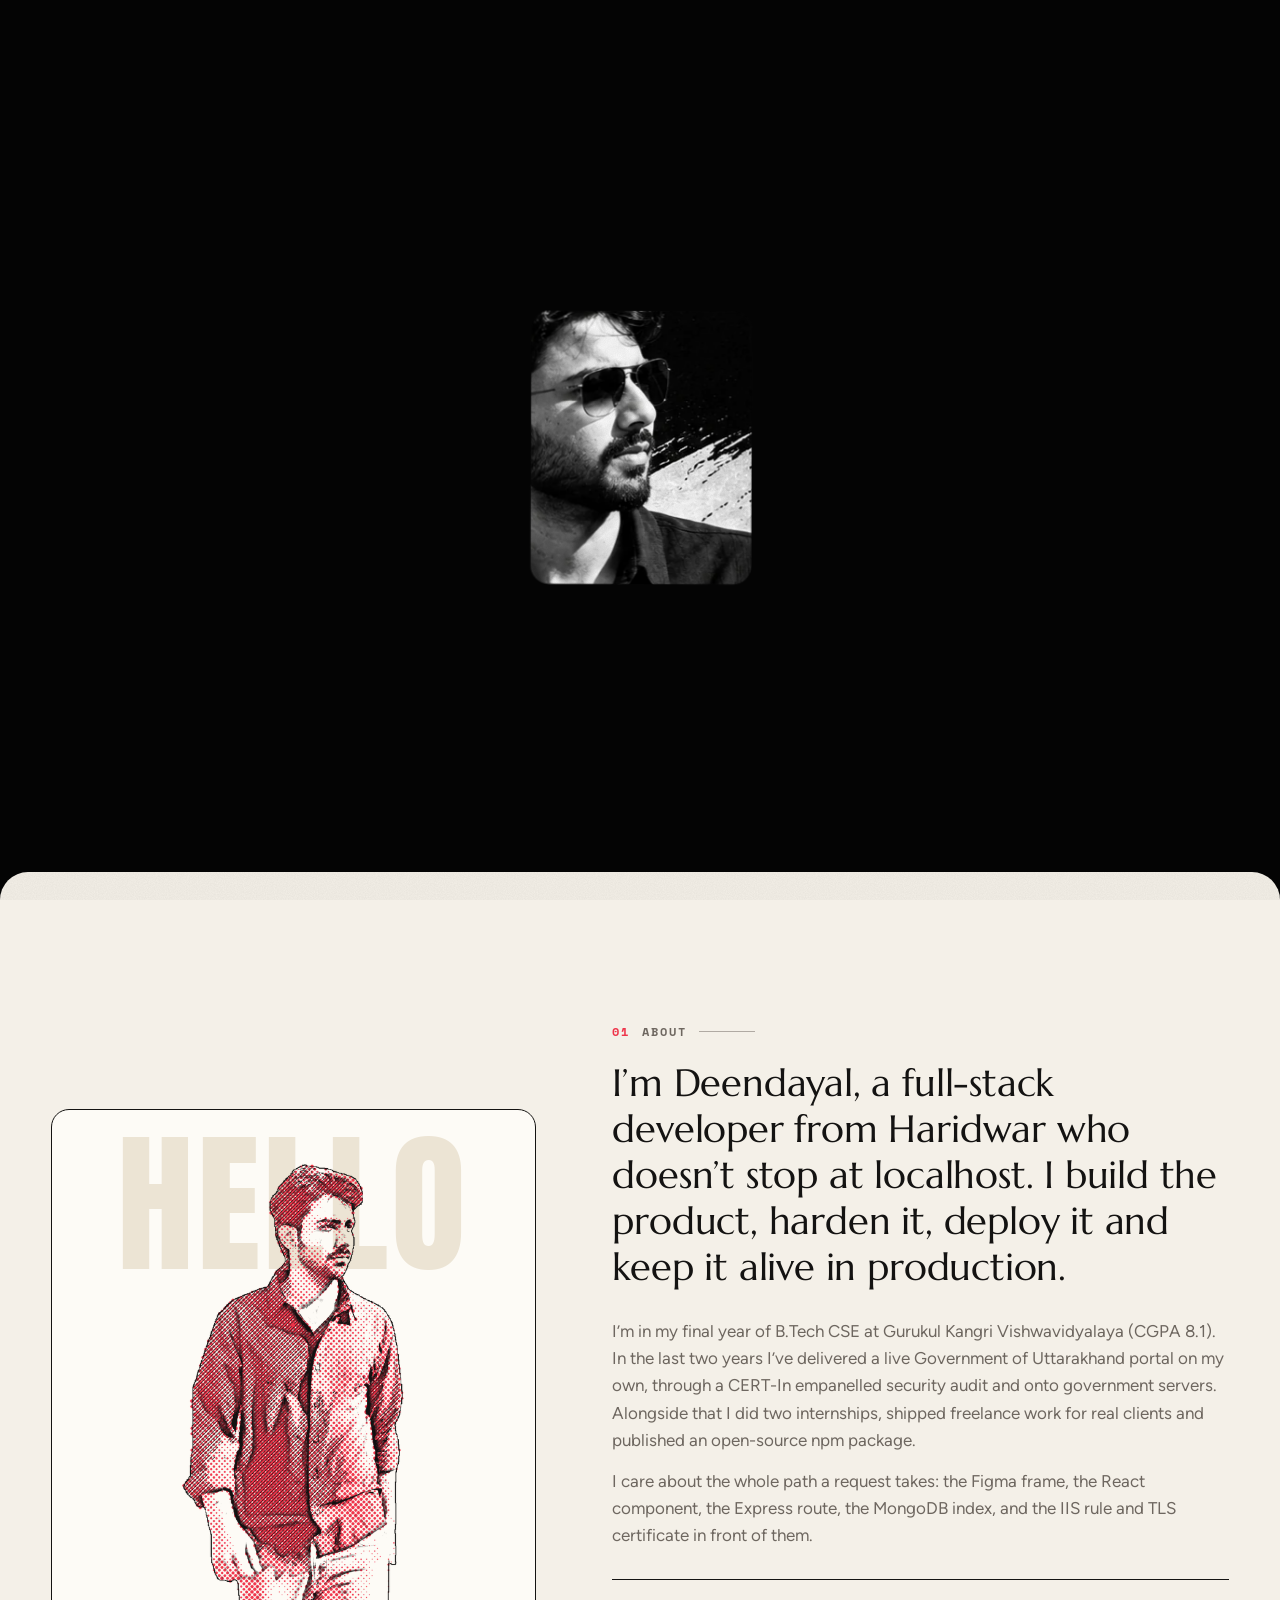
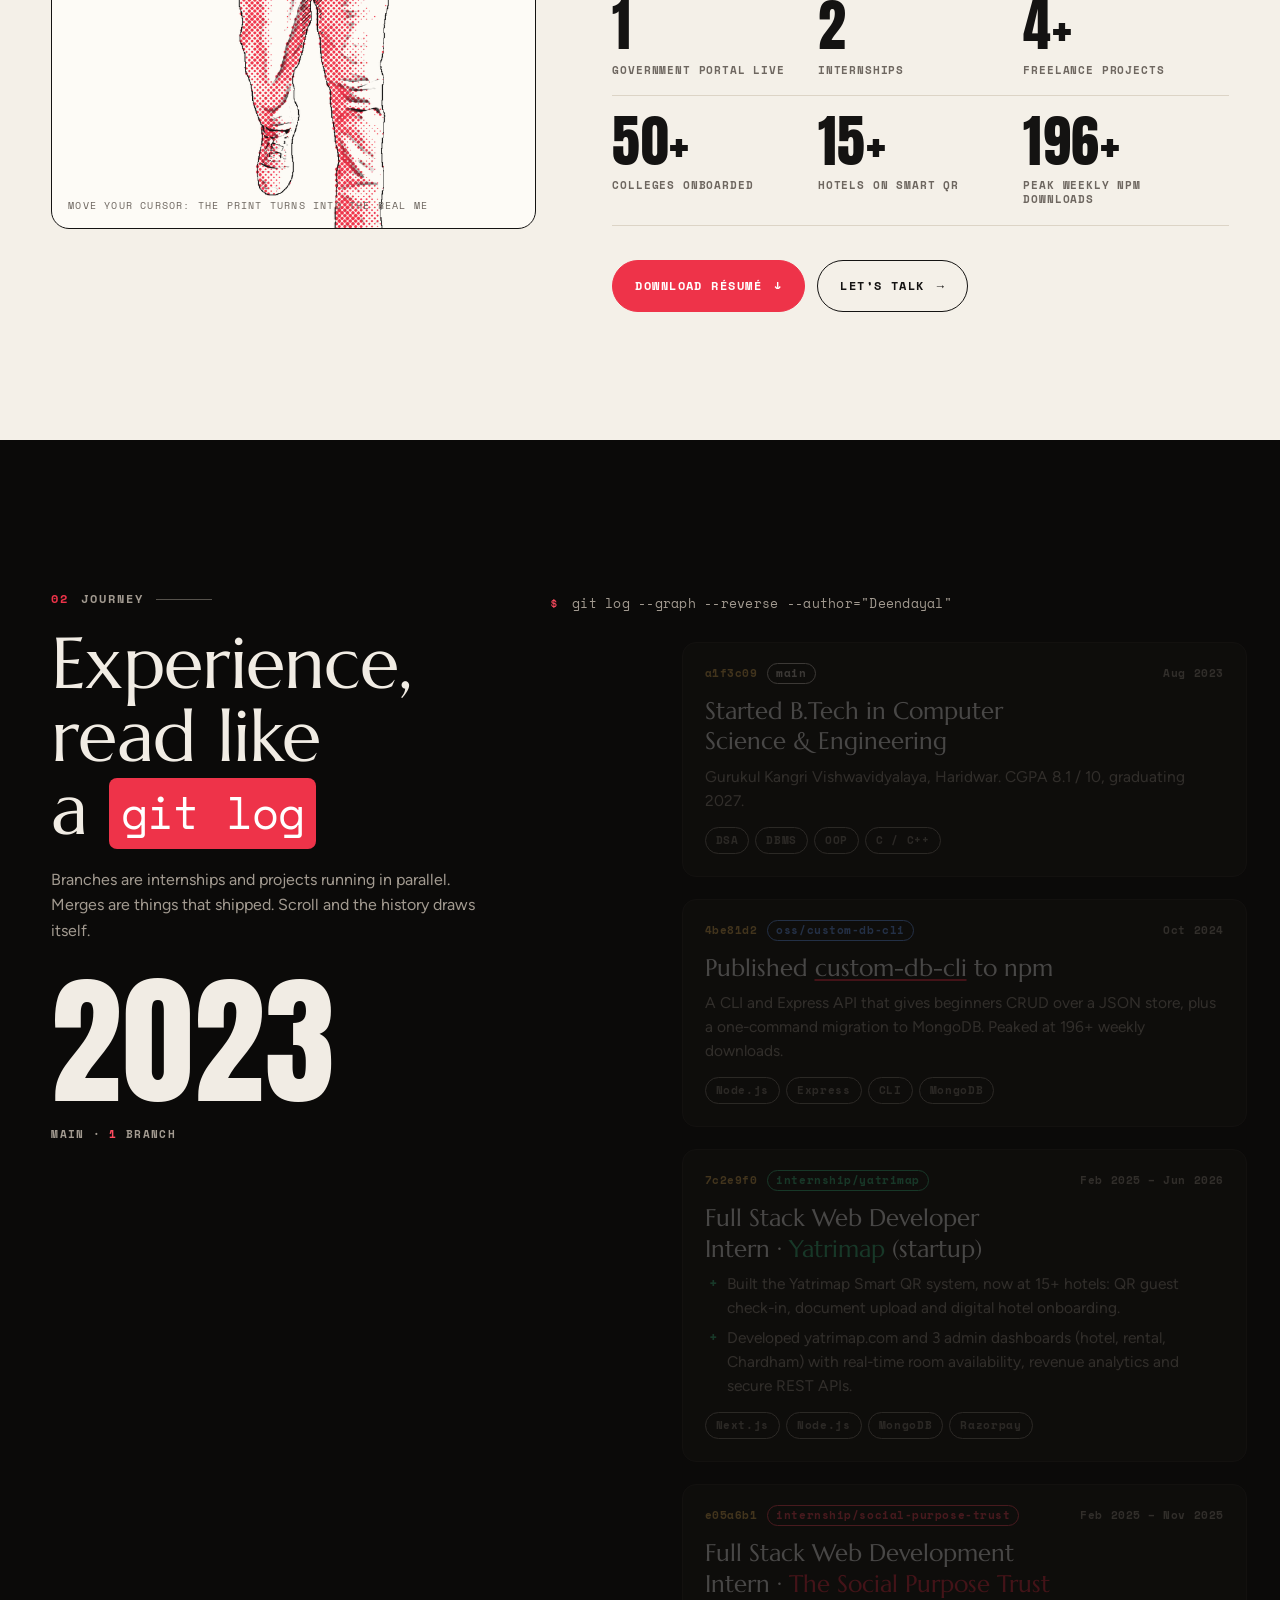
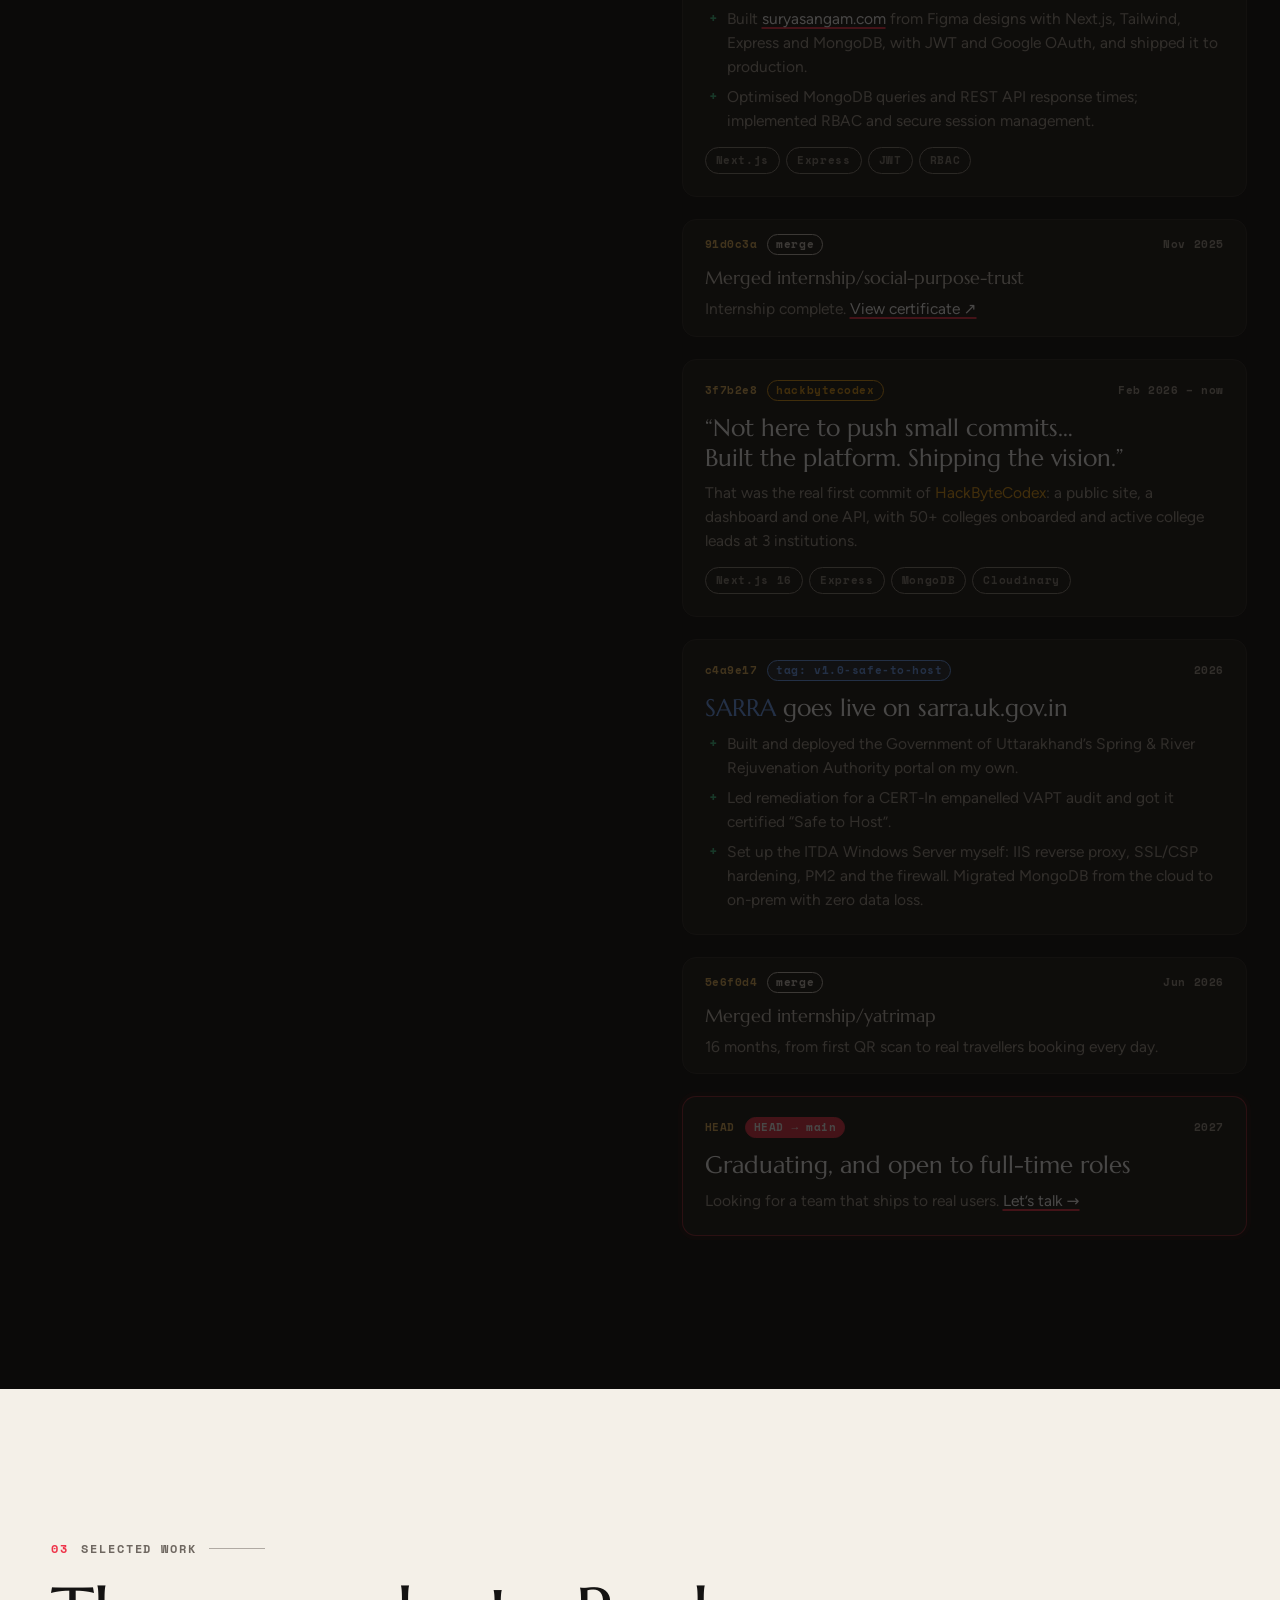
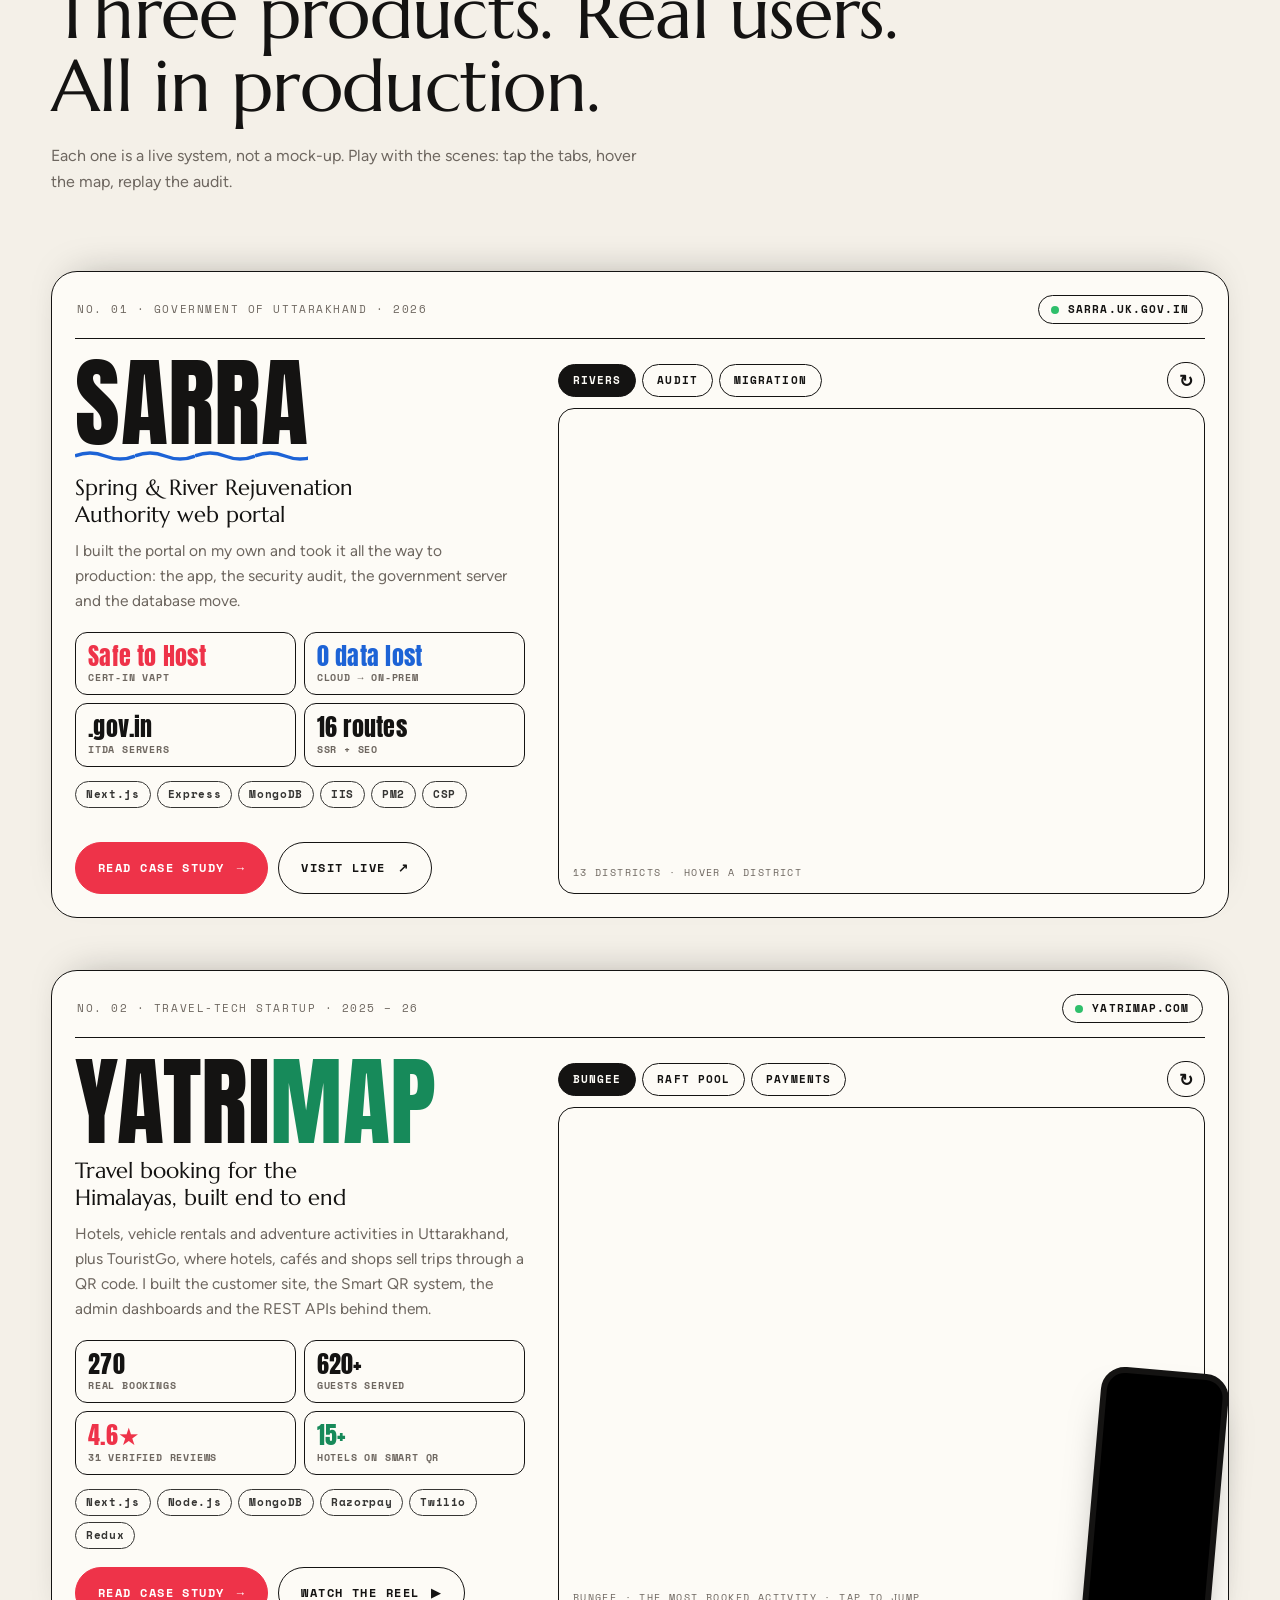
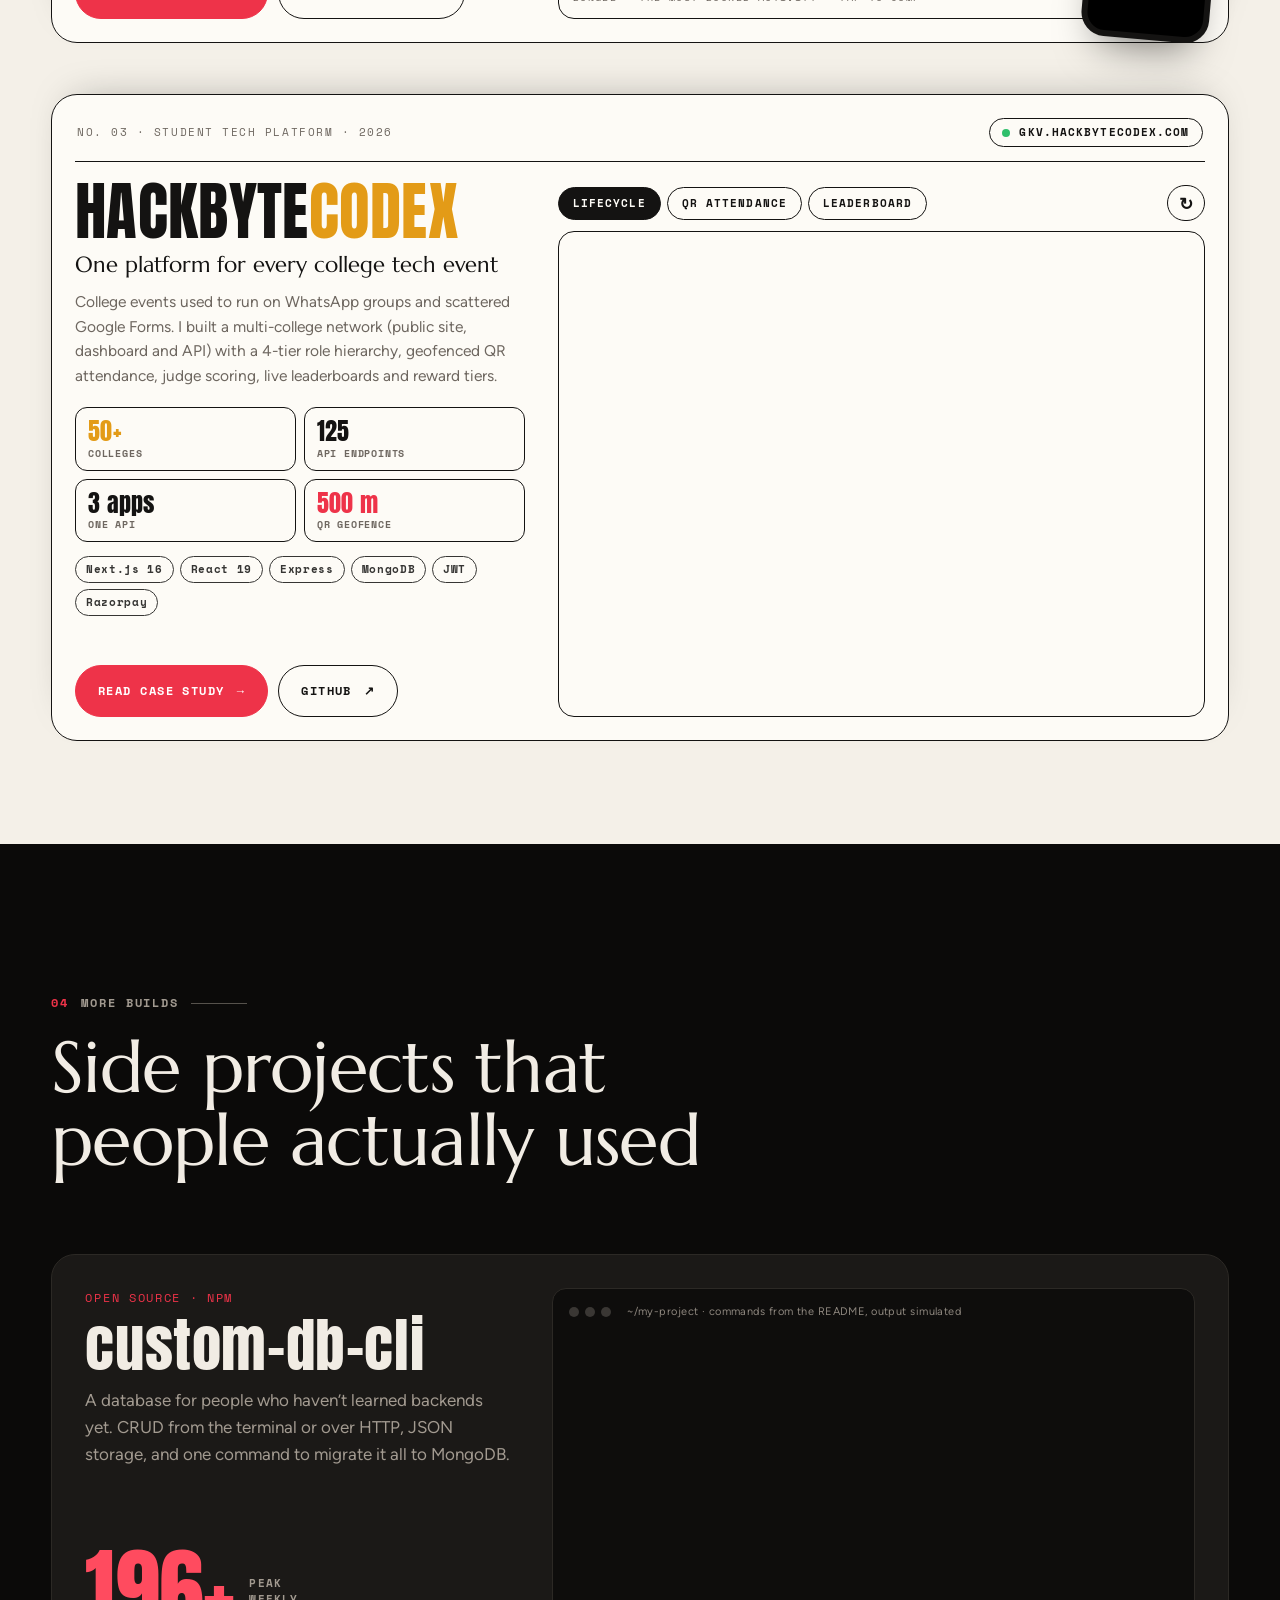
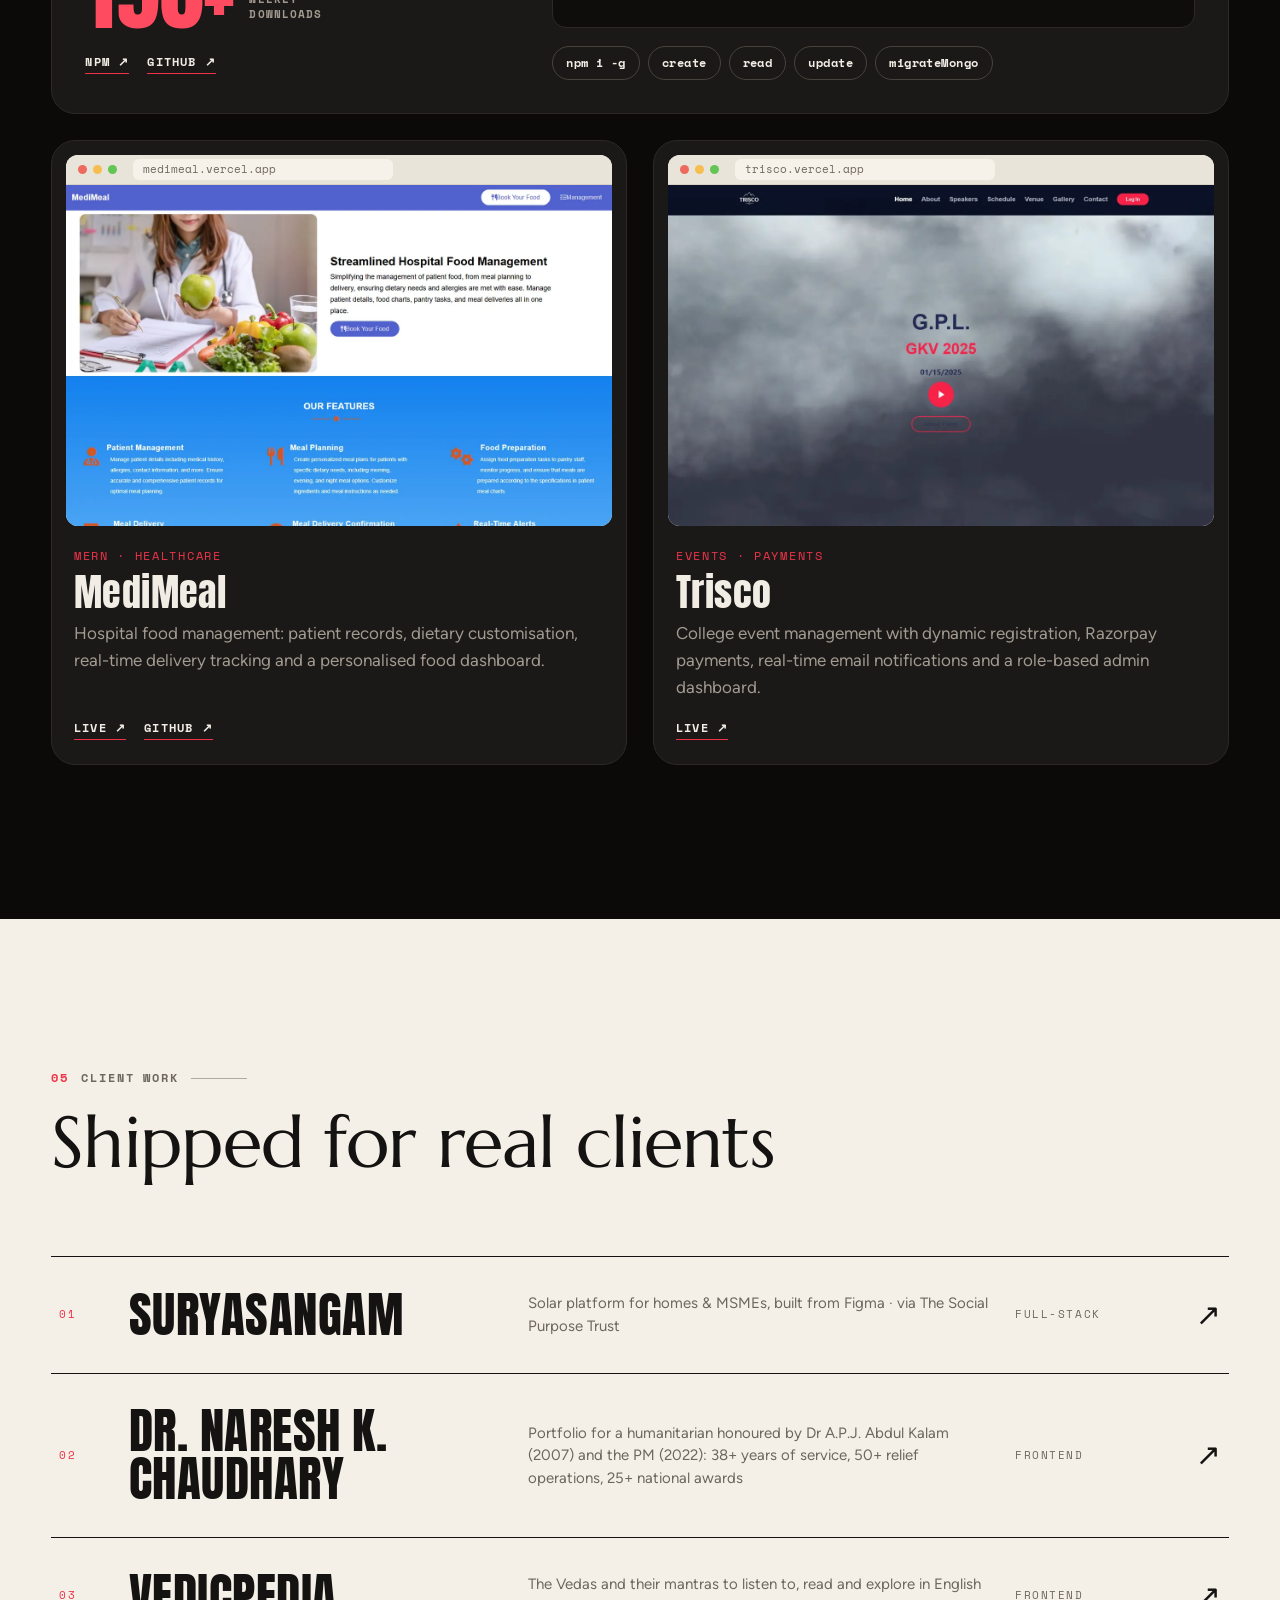
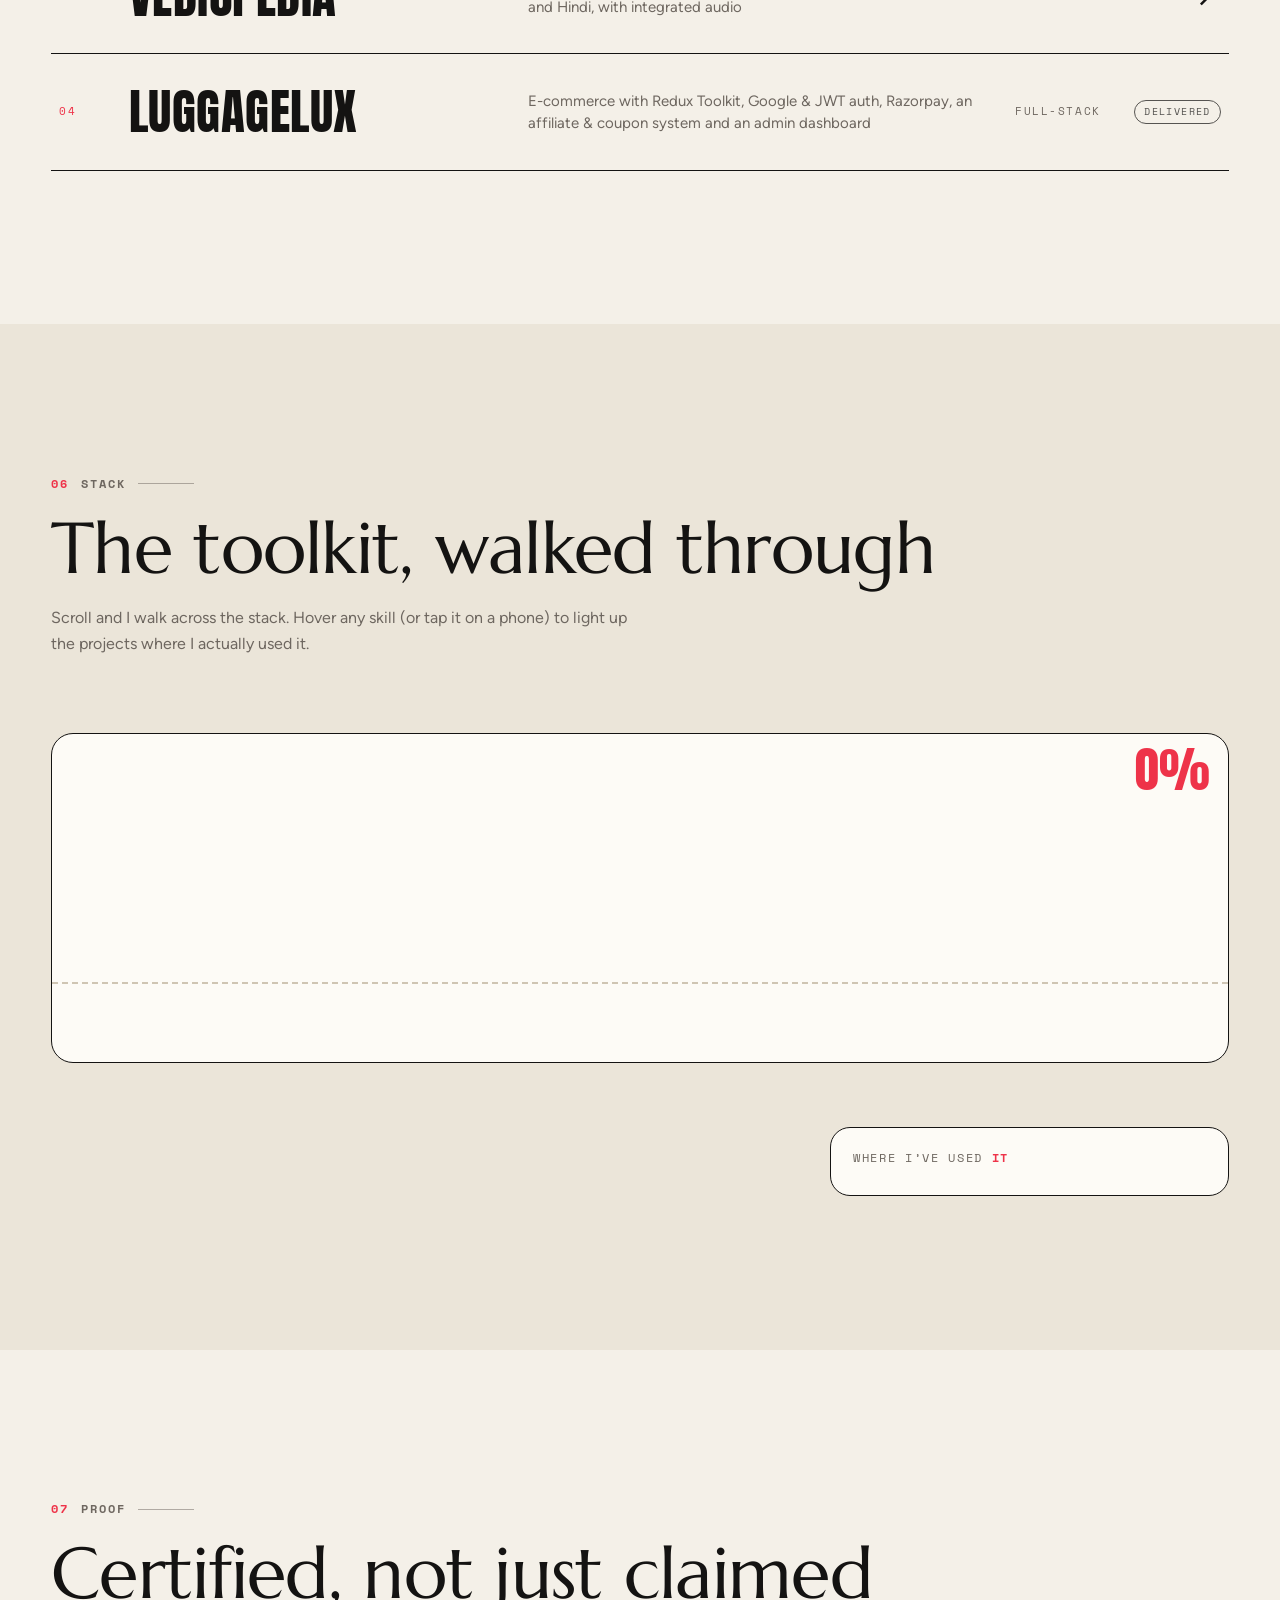
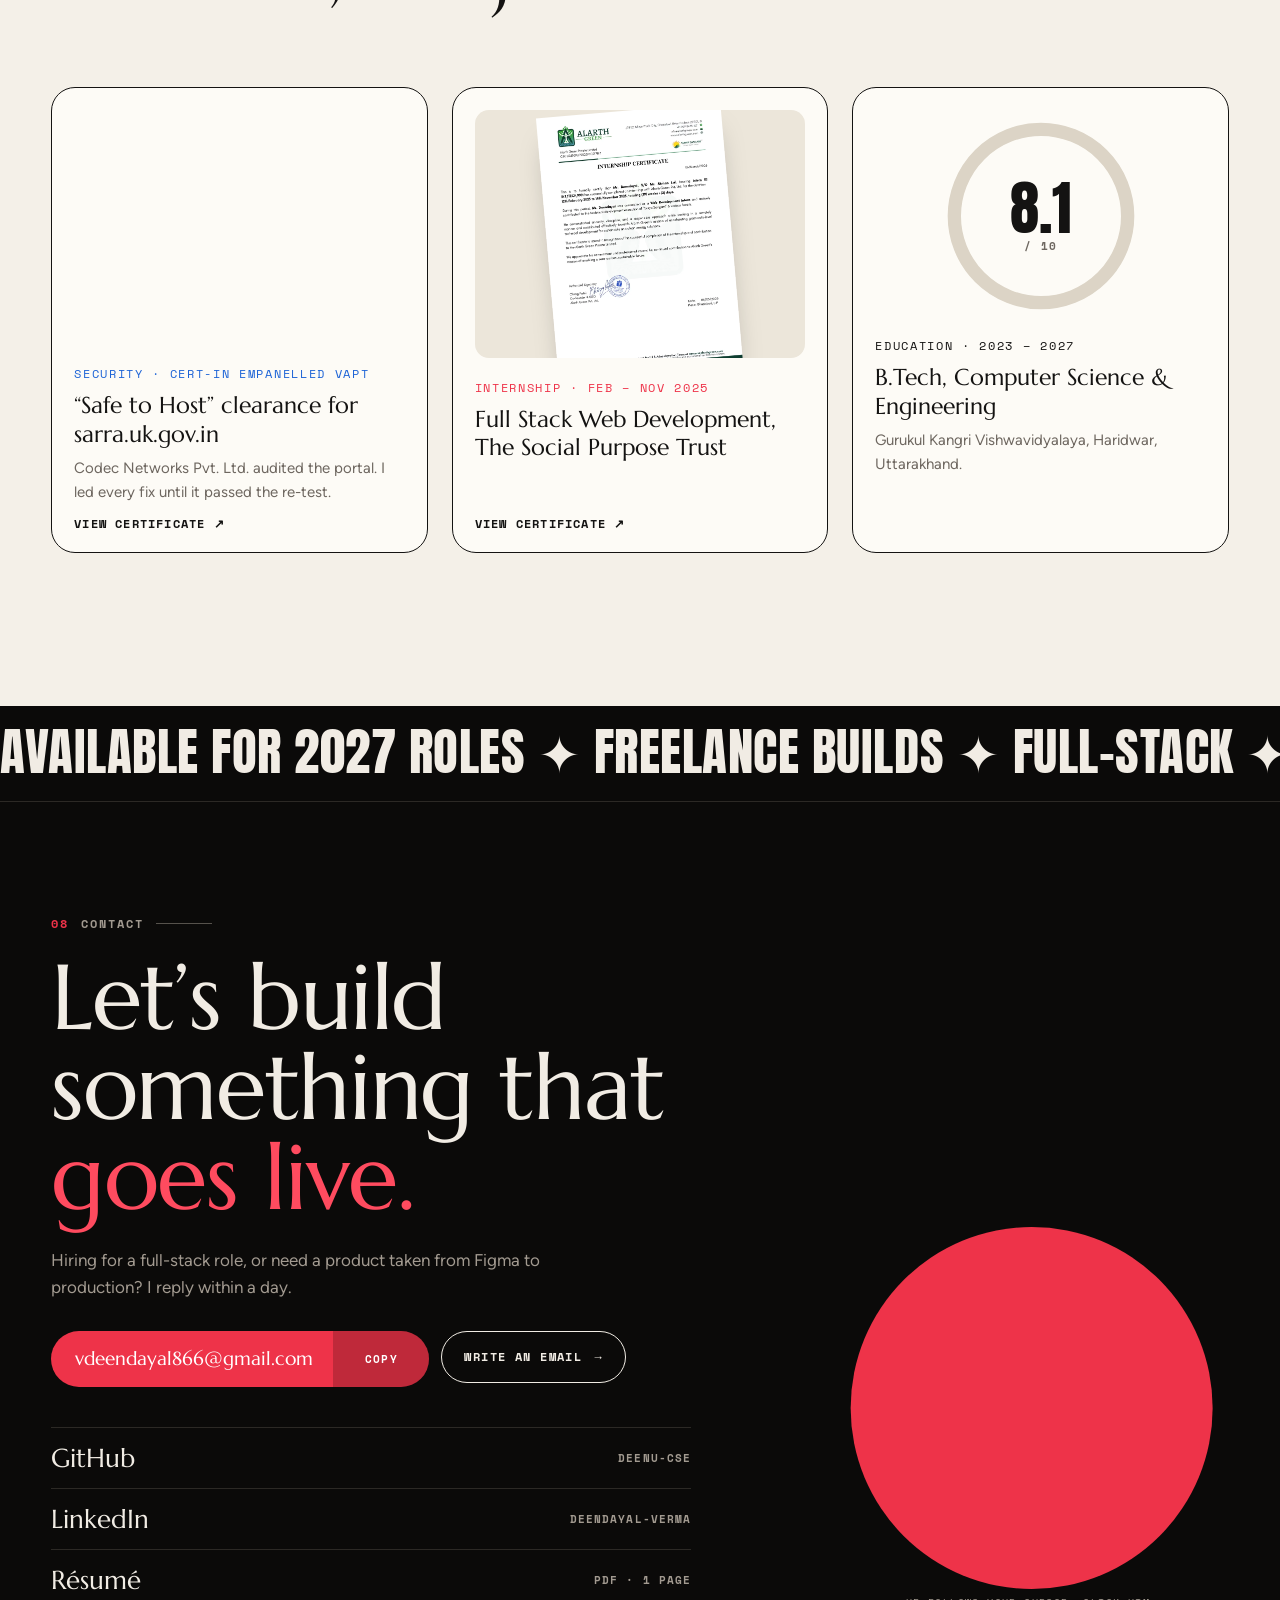
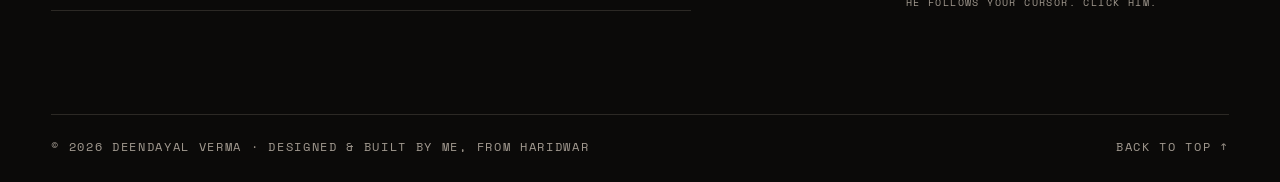
<file: index.html>
<!doctype html>
<html lang="en">
<head>
<meta charset="utf-8">
<meta name="viewport" content="width=device-width, initial-scale=1, viewport-fit=cover">
<title>Deendayal Verma | Full-Stack Developer (MERN)</title>
<meta name="description" content="Deendayal Verma: full-stack developer from Haridwar. Built and deployed a live Government of Uttarakhand portal (sarra.uk.gov.in), YatriMap travel booking, and HackByteCodex, a student tech platform across 50+ colleges.">
<meta name="theme-color" content="#0b0a09">
<meta name="color-scheme" content="light">
<meta property="og:type" content="website">
<meta property="og:title" content="Deendayal Verma | Full-Stack Developer">
<meta property="og:description" content="From first commit to .gov.in. Next.js, Node.js, MongoDB, and the servers they run on.">
<meta property="og:image" content="assets/img/og.png">
<meta name="twitter:card" content="summary_large_image">
<link rel="icon" href="assets/img/favicon.svg" type="image/svg+xml">
<link rel="preload" href="assets/fonts/marcellus-latin-400-normal.woff2" as="font" type="font/woff2" crossorigin>
<link rel="preload" href="assets/fonts/space-mono-latin-400-normal.woff2" as="font" type="font/woff2" crossorigin>
<link rel="preload" href="assets/img/portrait.webp" as="image" type="image/webp">
<link rel="stylesheet" href="assets/css/base.css">
<link rel="stylesheet" href="assets/css/home.css">
<script type="application/ld+json">
{"@context":"https://schema.org","@type":"Person","name":"Deendayal Verma","jobTitle":"Full-Stack Developer","email":"mailto:vdeendayal866@gmail.com","address":{"@type":"PostalAddress","addressLocality":"Haridwar","addressRegion":"Uttarakhand","addressCountry":"IN"},"alumniOf":"Gurukul Kangri Vishwavidyalaya","sameAs":["https://github.com/deenu-cse","https://www.linkedin.com/in/deendayal-verma-1a8432290"]}
</script>
<script>document.documentElement.classList.add('js');if('scrollRestoration' in history)history.scrollRestoration='manual';</script>
</head>
<body class="is-intro">
<a class="skip" href="#main">Skip to content</a>

<!-- ============================================================ LOADER -->
<div class="loader" id="loader" aria-hidden="true">
  <video class="loader__video" id="loaderVideo" muted playsinline preload="auto" disablepictureinpicture></video>
  <div class="loader__name" id="loaderName">DEENDAYAL</div>
  <div class="loader__ui">
    <span class="loader__tl">Deendayal Verma<br>Portfolio / 2026</span>
    <span class="loader__tr">Haridwar, IN<br><span id="loaderClock">--:--</span> IST</span>
    <span class="loader__bl"><span class="loader__bar"><i id="loaderBar"></i></span><span>Loading <b id="loaderPct">000</b>%</span></span>
    <button class="loader__skip" id="loaderSkip" type="button">Skip intro <span aria-hidden="true">→</span></button>
  </div>
  <div class="loader__wall" id="loaderWall"></div>
</div>

<!-- ============================================================ CHROME -->
<header class="nav" id="nav">
  <a class="nav__logo" href="#top" aria-label="Deendayal Verma, back to top">
    <span class="nav__mark">DV</span><span class="nav__word">Deendayal Verma</span>
  </a>
  <nav class="nav__links" aria-label="Primary">
    <a href="#about"><i>01</i>About</a>
    <a href="#journey"><i>02</i>Journey</a>
    <a href="#work"><i>03</i>Work</a>
    <a href="#stack"><i>04</i>Stack</a>
    <a href="#contact"><i>05</i>Contact</a>
  </nav>
  <a class="nav__cta" href="assets/docs/Deendayal_Verma_Resume.pdf" target="_blank" rel="noopener" data-cursor="Open">Résumé <span aria-hidden="true">↗</span></a>
  <button class="nav__burger" id="burger" type="button" aria-label="Open menu" aria-expanded="false" aria-controls="menu"><span></span><span></span></button>
</header>

<div class="menu" id="menu" aria-hidden="true">
  <nav class="menu__links" aria-label="Mobile">
    <a href="#about"><i>01</i>About</a>
    <a href="#journey"><i>02</i>Journey</a>
    <a href="#work"><i>03</i>Work</a>
    <a href="#stack"><i>04</i>Stack</a>
    <a href="#contact"><i>05</i>Contact</a>
  </nav>
  <div class="menu__foot">
    <a href="mailto:vdeendayal866@gmail.com">vdeendayal866@gmail.com</a>
    <div><a href="https://github.com/deenu-cse" target="_blank" rel="noopener">GitHub</a> · <a href="https://www.linkedin.com/in/deendayal-verma-1a8432290" target="_blank" rel="noopener">LinkedIn</a> · <a href="assets/docs/Deendayal_Verma_Resume.pdf" target="_blank" rel="noopener">Résumé</a></div>
  </div>
</div>

<div class="progress" aria-hidden="true"><i id="progress"></i></div>
<div class="grain" aria-hidden="true"></div>

<main id="main">

<!-- ============================================================ HERO -->
<section class="hero" id="top">
  <div class="hero__inner" id="heroInner">
    <div class="hero__frame" id="heroFrame">
      <picture>
        <source srcset="assets/img/portrait.webp" type="image/webp">
        <img id="heroImg" src="assets/img/portrait.jpg" width="1287" height="1222" fetchpriority="high" decoding="async" alt="Deendayal Verma in aviators and a black shirt, a monochrome portrait over a white brushstroke">
      </picture>
      <div class="hero__light" id="heroLight"></div>
      <span class="hero__tick t1"></span><span class="hero__tick t2"></span><span class="hero__tick t3"></span><span class="hero__tick t4"></span>
    </div>

    <div class="hero__meta">
      <span class="scramble" data-text="Portfolio — Vol. 2026">Portfolio — Vol. 2026</span>
      <span class="scramble" data-text="B.Tech CSE ’27 · GKV Haridwar">B.Tech CSE ’27 · GKV Haridwar</span>
      <span class="hero__clock">Haridwar · <b id="heroClock">--:--</b> IST</span>
    </div>

    <div class="hero__tagline">
      <p class="hero__lead"><span class="line"><span>From first commit</span></span><span class="line"><span>to <em>.gov.in</em></span></span></p>
      <p class="hero__sub">Full-stack developer (MERN). I design, build, secure and deploy web products, then keep them running.</p>
      <a class="hero__status" href="#contact" data-cursor="Hire"><span class="dot-live"></span><span>Open to 2027 roles &amp; freelance</span><span class="hero__status-go" aria-hidden="true">→</span></a>
    </div>

    <ol class="hero__notes" id="heroNotes">
      <li data-target="0.565,0.215"><a href="#work" data-cursor="View"><b>Live on .gov.in</b><span>Built &amp; deployed SARRA for the Govt. of Uttarakhand</span></a></li>
      <li data-target="0.555,0.42"><a href="#proof" data-cursor="Proof"><b>Safe to Host</b><span>Cleared a CERT-In empanelled VAPT audit</span></a></li>
      <li data-target="0.745,0.6"><a href="#work" data-cursor="View"><b>50+ colleges</b><span>Onboarded on HackByteCodex, my student tech platform</span></a></li>
    </ol>
    <svg class="hero__leaders" id="heroLeaders" aria-hidden="true"></svg>

    <h1 class="hero__name" id="heroName">
      <span class="sr-only">Deendayal Verma, full-stack developer</span>
      <span class="hero__word" id="heroWord" aria-hidden="true"><span class="ltr">D</span><span class="ltr">E</span><span class="ltr">E</span><span class="ltr">N</span><span class="ltr">D</span><span class="ltr">A</span><span class="ltr">Y</span><span class="ltr">A</span><span class="ltr">L</span><span class="bl"></span><span class="hero__surname"><span>Verma · Full-stack developer</span></span></span>
    </h1>

    <a class="hero__badge" href="#about" aria-label="Scroll to explore" data-cursor="Scroll">
      <svg viewBox="0 0 200 200" aria-hidden="true">
        <defs><path id="badgeCircle" d="M100,100 m-74,0 a74,74 0 1,1 148,0 a74,74 0 1,1 -148,0"/></defs>
        <text textLength="462" lengthAdjust="spacing"><textPath href="#badgeCircle" textLength="462" lengthAdjust="spacing">SCROLL TO EXPLORE · FULL-STACK · MERN ·</textPath></text>
      </svg>
      <span class="hero__badge-arrow" aria-hidden="true">↓</span>
    </a>
  </div>
</section>

<!-- ============================================================ ABOUT -->
<section class="about sheet" id="about">
  <div class="container about__grid">
    <div class="about__visual">
      <div class="spot" id="spot" data-cursor="Look">
        <div class="spot__bg" aria-hidden="true">HELLO</div>
        <div class="spot__fig" id="spotFig">
          <img src="assets/img/kit/p5_half.webp" alt="" draggable="false" loading="lazy" width="375" height="1100">
          <img src="assets/img/kit/p5_sketch.webp" alt="Halftone and sketch print of Deendayal; move the pointer to see the real photo" draggable="false" loading="lazy" width="375" height="1100">
          <img class="spot__real" id="spotReal" src="assets/img/kit/p5_cut.webp" alt="" draggable="false" loading="lazy" width="375" height="1100">
        </div>
        <div class="spot__ring" id="spotRing"></div>
        <span class="spot__hint mono">Move your cursor: the print turns into the real me</span>
      </div>
    </div>
    <div class="about__copy">
      <p class="eyebrow"><i>01</i> About</p>
      <h2 class="about__statement" id="aboutStatement">I’m Deendayal, a full-stack developer from Haridwar who doesn’t stop at localhost. I build the product, harden it, deploy it and keep it alive in production.</h2>
      <div class="about__text">
        <p>I’m in my final year of B.Tech CSE at Gurukul Kangri Vishwavidyalaya (CGPA 8.1). In the last two years I’ve delivered a live Government of Uttarakhand portal on my own, through a CERT-In empanelled security audit and onto government servers. Alongside that I did two internships, shipped freelance work for real clients and published an open-source npm package.</p>
        <p>I care about the whole path a request takes: the Figma frame, the React component, the Express route, the MongoDB index, and the IIS rule and TLS certificate in front of them.</p>
      </div>
      <dl class="stats" id="stats">
        <div><dt>Government portal live</dt><dd data-count="1">1</dd></div>
        <div><dt>Internships</dt><dd data-count="2">2</dd></div>
        <div><dt>Freelance projects</dt><dd data-count="4" data-suffix="+">4+</dd></div>
        <div><dt>Colleges onboarded</dt><dd data-count="50" data-suffix="+">50+</dd></div>
        <div><dt>Hotels on Smart QR</dt><dd data-count="15" data-suffix="+">15+</dd></div>
        <div><dt>Peak weekly npm downloads</dt><dd data-count="196" data-suffix="+">196+</dd></div>
      </dl>
      <div class="about__cta">
        <a class="btn btn--solid magnetic" href="assets/docs/Deendayal_Verma_Resume.pdf" target="_blank" rel="noopener" data-cursor="Open"><span>Download résumé</span><span aria-hidden="true">↓</span></a>
        <a class="btn magnetic" href="#contact"><span>Let’s talk</span><span aria-hidden="true">→</span></a>
      </div>
    </div>
  </div>
</section>

<!-- ============================================================ JOURNEY (git graph) -->
<section class="journey ink" id="journey">
  <div class="container journey__grid">
    <div class="journey__side">
      <div class="sec-head">
        <p class="eyebrow eyebrow--ink"><i>02</i> Journey</p>
        <h2 class="h-display split">Experience, read like a <span class="mono-inline">git log</span></h2>
        <p class="sec-head__note">Branches are internships and projects running in parallel. Merges are things that shipped. Scroll and the history draws itself.</p>
      </div>
      <div class="year" aria-hidden="true"><span class="year__num" id="yearNum">2023</span></div>
      <p class="year__label" id="yearLabel" aria-hidden="true">main · <b>1</b> branch</p>
    </div>
    <div class="journey__main">
    <div class="term-line mono" aria-hidden="true"><span class="pr">$</span> git log --graph --reverse --author="Deendayal"</div>

    <div class="graph" id="graph">
      <svg class="graph__svg" id="graphSvg" aria-hidden="true"></svg>
      <ol class="graph__list">
        <li class="commit" data-row="0" data-lane="0" data-kind="init">
          <div class="commit__head"><code class="commit__hash">a1f3c09</code><span class="commit__ref ref--main">main</span><time>Aug 2023</time></div>
          <h3>Started B.Tech in Computer Science &amp; Engineering</h3>
          <p>Gurukul Kangri Vishwavidyalaya, Haridwar. CGPA 8.1 / 10, graduating 2027.</p>
          <ul class="tags"><li>DSA</li><li>DBMS</li><li>OOP</li><li>C / C++</li></ul>
        </li>
        <li class="commit" data-row="1" data-lane="3" data-kind="commit">
          <div class="commit__head"><code class="commit__hash">4be81d2</code><span class="commit__ref ref--oss">oss/custom-db-cli</span><time>Oct 2024</time></div>
          <h3>Published <a href="https://www.npmjs.com/package/custom-db-cli" target="_blank" rel="noopener">custom-db-cli</a> to npm</h3>
          <p>A CLI and Express API that gives beginners CRUD over a JSON store, plus a one-command migration to MongoDB. Peaked at 196+ weekly downloads.</p>
          <ul class="tags"><li>Node.js</li><li>Express</li><li>CLI</li><li>MongoDB</li></ul>
        </li>
        <li class="commit" data-row="2" data-lane="1" data-kind="commit">
          <div class="commit__head"><code class="commit__hash">7c2e9f0</code><span class="commit__ref ref--yatri">internship/yatrimap</span><time>Feb 2025 – Jun 2026</time></div>
          <h3>Full Stack Web Developer Intern · <span class="hl-green">Yatrimap</span> (startup)</h3>
          <ul class="commit__bullets">
            <li>Built the Yatrimap Smart QR system, now at 15+ hotels: QR guest check-in, document upload and digital hotel onboarding.</li>
            <li>Developed yatrimap.com and 3 admin dashboards (hotel, rental, Chardham) with real-time room availability, revenue analytics and secure REST APIs.</li>
          </ul>
          <ul class="tags"><li>Next.js</li><li>Node.js</li><li>MongoDB</li><li>Razorpay</li></ul>
        </li>
        <li class="commit" data-row="3" data-lane="2" data-kind="commit">
          <div class="commit__head"><code class="commit__hash">e05a6b1</code><span class="commit__ref ref--spt">internship/social-purpose-trust</span><time>Feb 2025 – Nov 2025</time></div>
          <h3>Full Stack Web Development Intern · <span class="hl-red">The Social Purpose Trust</span></h3>
          <ul class="commit__bullets">
            <li>Built <a href="https://suryasangam.com" target="_blank" rel="noopener">suryasangam.com</a> from Figma designs with Next.js, Tailwind, Express and MongoDB, with JWT and Google OAuth, and shipped it to production.</li>
            <li>Optimised MongoDB queries and REST API response times; implemented RBAC and secure session management.</li>
          </ul>
          <ul class="tags"><li>Next.js</li><li>Express</li><li>JWT</li><li>RBAC</li></ul>
        </li>
        <li class="commit commit--merge" data-row="4" data-lane="0" data-kind="merge">
          <div class="commit__head"><code class="commit__hash">91d0c3a</code><span class="commit__ref ref--main">merge</span><time>Nov 2025</time></div>
          <h3>Merged internship/social-purpose-trust</h3>
          <p>Internship complete. <a href="https://res.cloudinary.com/dmqe0e8k0/image/upload/v1784956375/Deendayal-Internship-certificate_surya-sangam_ddx6e0.pdf" target="_blank" rel="noopener" data-cursor="Open">View certificate ↗</a></p>
        </li>
        <li class="commit" data-row="5" data-lane="2" data-kind="commit">
          <div class="commit__head"><code class="commit__hash">3f7b2e8</code><span class="commit__ref ref--hbc">hackbytecodex</span><time>Feb 2026 – now</time></div>
          <h3>“Not here to push small commits… Built the platform. Shipping the vision.”</h3>
          <p>That was the real first commit of <span class="hl-amber">HackByteCodex</span>: a public site, a dashboard and one API, with 50+ colleges onboarded and active college leads at 3 institutions.</p>
          <ul class="tags"><li>Next.js 16</li><li>Express</li><li>MongoDB</li><li>Cloudinary</li></ul>
        </li>
        <li class="commit commit--tag" data-row="6" data-lane="0" data-kind="tag">
          <div class="commit__head"><code class="commit__hash">c4a9e17</code><span class="commit__ref ref--tag">tag: v1.0-safe-to-host</span><time>2026</time></div>
          <h3><span class="hl-blue">SARRA</span> goes live on sarra.uk.gov.in</h3>
          <ul class="commit__bullets">
            <li>Built and deployed the Government of Uttarakhand’s Spring &amp; River Rejuvenation Authority portal on my own.</li>
            <li>Led remediation for a CERT-In empanelled VAPT audit and got it certified “Safe to Host”.</li>
            <li>Set up the ITDA Windows Server myself: IIS reverse proxy, SSL/CSP hardening, PM2 and the firewall. Migrated MongoDB from the cloud to on-prem with zero data loss.</li>
          </ul>
        </li>
        <li class="commit commit--merge" data-row="7" data-lane="0" data-kind="merge">
          <div class="commit__head"><code class="commit__hash">5e6f0d4</code><span class="commit__ref ref--main">merge</span><time>Jun 2026</time></div>
          <h3>Merged internship/yatrimap</h3>
          <p>16 months, from first QR scan to real travellers booking every day.</p>
        </li>
        <li class="commit commit--head" data-row="8" data-lane="0" data-kind="head">
          <div class="commit__head"><code class="commit__hash">HEAD</code><span class="commit__ref ref--head">HEAD → main</span><time>2027</time></div>
          <h3>Graduating, and open to full-time roles</h3>
          <p>Looking for a team that ships to real users. <a href="#contact">Let’s talk →</a></p>
        </li>
      </ol>
    </div>
    </div>
  </div>
</section>

<!-- ============================================================ WORK -->
<section class="work" id="work">
  <div class="container">
    <div class="sec-head">
      <p class="eyebrow"><i>03</i> Selected work</p>
      <h2 class="h-display split">Three products. Real users.<br>All in production.</h2>
      <p class="sec-head__note">Each one is a live system, not a mock-up. Play with the scenes: tap the tabs, hover the map, replay the audit.</p>
    </div>
  </div>

  <div class="cases container" id="cases">
    <!-- ---------- SARRA ---------- -->
    <article class="case" style="--accent:var(--river)" id="case-sarra">
      <div class="case__bar">
        <span class="mono">No. 01 · Government of Uttarakhand · 2026</span>
        <a class="pill-live" href="https://sarra.uk.gov.in" target="_blank" rel="noopener" data-cursor="Visit"><i></i>sarra.uk.gov.in</a>
      </div>
      <div class="case__grid">
        <div class="case__info">
          <h3 class="case__title case__title--river">SARRA</h3>
          <p class="case__sub">Spring &amp; River Rejuvenation Authority web portal</p>
          <p class="case__text">I built the portal on my own and took it all the way to production: the app, the security audit, the government server and the database move.</p>
          <ul class="facts">
            <li class="is-red"><b>Safe to Host</b><span>CERT-In VAPT</span></li>
            <li class="is-accent"><b>0 data lost</b><span>cloud → on-prem</span></li>
            <li><b>.gov.in</b><span>ITDA servers</span></li>
            <li><b>16 routes</b><span>SSR + SEO</span></li>
          </ul>
          <ul class="tags tags--ink"><li>Next.js</li><li>Express</li><li>MongoDB</li><li>IIS</li><li>PM2</li><li>CSP</li></ul>
          <div class="case__cta">
            <a class="btn btn--solid magnetic" href="work/sarra.html" data-transition data-cursor="Read"><span>Read case study</span><span aria-hidden="true">→</span></a>
            <a class="btn magnetic" href="https://sarra.uk.gov.in" target="_blank" rel="noopener"><span>Visit live</span><span aria-hidden="true">↗</span></a>
          </div>
        </div>
        <div class="case__stage">
          <div class="tabs" role="tablist" aria-label="SARRA scenes">
            <button role="tab" aria-selected="true" data-scene="sarra-map">Rivers</button>
            <button role="tab" aria-selected="false" data-scene="sarra-audit">Audit</button>
            <button role="tab" aria-selected="false" data-scene="sarra-mig">Migration</button>
            <button class="tabs__replay" type="button" aria-label="Replay scene" data-replay>↻</button>
          </div>
          <div class="stage">
            <div class="scene is-on" data-scene-id="sarra-map">
              <svg id="sMap" role="img" aria-label="Map of Uttarakhand’s 13 districts, with rivers flowing out from their springs"></svg>
              <div class="tip" id="sTip"></div>
              <span class="scene__cap mono">13 districts · hover a district</span>
            </div>
            <div class="scene" data-scene-id="sarra-audit">
              <div class="audit">
                <div class="term"><div class="term__bar"><i></i><i></i><i></i></div><div id="sTerm"></div></div>
                <div class="audit__stamp"><svg id="sStamp" viewBox="-180 -180 360 360" role="img" aria-label="Safe to Host stamp"></svg></div>
              </div>
            </div>
            <div class="scene" data-wide data-scene-id="sarra-mig">
              <svg id="sMig" role="img" aria-label="The cartoon pushes the MongoDB database from the cloud into a government server. Data lost: 0"></svg>
            </div>
          </div>
        </div>
      </div>
    </article>

    <!-- ---------- YATRIMAP ---------- -->
    <article class="case" style="--accent:var(--green)" id="case-yatri">
      <div class="case__bar">
        <span class="mono">No. 02 · Travel-tech startup · 2025 – 26</span>
        <a class="pill-live" href="https://yatrimap.com" target="_blank" rel="noopener" data-cursor="Visit"><i></i>yatrimap.com</a>
      </div>
      <div class="case__grid">
        <div class="case__info">
          <h3 class="case__title">YATRI<span class="c-green">MAP</span></h3>
          <p class="case__sub">Travel booking for the Himalayas, built end to end</p>
          <p class="case__text">Hotels, vehicle rentals and adventure activities in Uttarakhand, plus TouristGo, where hotels, cafés and shops sell trips through a QR code. I built the customer site, the Smart QR system, the admin dashboards and the REST APIs behind them.</p>
          <ul class="facts" id="yFacts">
            <li><b data-k="bookings">270</b><span>real bookings</span></li>
            <li><b data-k="guests">620+</b><span>guests served</span></li>
            <li class="is-red"><b data-k="rating">4.6★</b><span data-k="reviews">31 verified reviews</span></li>
            <li class="is-accent"><b>15+</b><span>hotels on Smart QR</span></li>
          </ul>
          <ul class="tags tags--ink"><li>Next.js</li><li>Node.js</li><li>MongoDB</li><li>Razorpay</li><li>Twilio</li><li>Redux</li></ul>
          <div class="case__cta">
            <a class="btn btn--solid magnetic" href="work/yatrimap.html" data-transition data-cursor="Read"><span>Read case study</span><span aria-hidden="true">→</span></a>
            <button class="btn magnetic" type="button" data-reel data-cursor="Play"><span>Watch the reel</span><span aria-hidden="true">▶</span></button>
          </div>
        </div>
        <div class="case__stage">
          <div class="tabs" role="tablist" aria-label="YatriMap scenes">
            <button role="tab" aria-selected="true" data-scene="y-bungee">Bungee</button>
            <button role="tab" aria-selected="false" data-scene="y-raft">Raft pool</button>
            <button role="tab" aria-selected="false" data-scene="y-pay">Payments</button>
            <button class="tabs__replay" type="button" aria-label="Replay scene" data-replay>↻</button>
          </div>
          <div class="stage">
            <div class="scene is-on" data-scene-id="y-bungee" data-cursor="Jump">
              <svg id="yBungee" role="img" aria-label="Cartoon Deendayal bungee jumps from a bridge; Bungee is the most booked activity"></svg>
              <span class="scene__cap mono">Bungee · the most booked activity · tap to jump</span>
            </div>
            <div class="scene" data-wide data-scene-id="y-raft">
              <svg id="yRaft" role="img" aria-label="Company A needs 4 seats; B and C claim at the same moment; only B’s atomic claim wins"></svg>
            </div>
            <div class="scene" data-wide data-scene-id="y-pay">
              <svg id="yPay" role="img" aria-label="One cart payment is verified by the server and split into three bookings; a tampered payment bounces"></svg>
            </div>
          </div>
          <div class="phone-reel" aria-hidden="true">
            <video src="assets/video/yatrimap-reel.mp4" muted loop playsinline preload="none" data-autoplay></video>
          </div>
        </div>
      </div>
    </article>

    <!-- ---------- HACKBYTECODEX ---------- -->
    <article class="case" style="--accent:var(--amber)" id="case-hbc">
      <div class="case__bar">
        <span class="mono">No. 03 · Student tech platform · 2026</span>
        <a class="pill-live" href="https://gkv.hackbytecodex.com" target="_blank" rel="noopener" data-cursor="Visit"><i></i>gkv.hackbytecodex.com</a>
      </div>
      <div class="case__grid">
        <div class="case__info">
          <h3 class="case__title case__title--sm">HACKBYTE<span class="c-amber">CODEX</span></h3>
          <p class="case__sub">One platform for every college tech event</p>
          <p class="case__text">College events used to run on WhatsApp groups and scattered Google Forms. I built a multi-college network (public site, dashboard and API) with a 4-tier role hierarchy, geofenced QR attendance, judge scoring, live leaderboards and reward tiers.</p>
          <ul class="facts">
            <li class="is-accent"><b>50+</b><span>colleges</span></li>
            <li><b>125</b><span>API endpoints</span></li>
            <li><b>3 apps</b><span>one API</span></li>
            <li class="is-red"><b>500 m</b><span>QR geofence</span></li>
          </ul>
          <ul class="tags tags--ink"><li>Next.js 16</li><li>React 19</li><li>Express</li><li>MongoDB</li><li>JWT</li><li>Razorpay</li></ul>
          <div class="case__cta">
            <a class="btn btn--solid magnetic" href="work/hackbytecodex.html" data-transition data-cursor="Read"><span>Read case study</span><span aria-hidden="true">→</span></a>
            <a class="btn magnetic" href="https://github.com/deenu-cse/hackbytecodex" target="_blank" rel="noopener"><span>GitHub</span><span aria-hidden="true">↗</span></a>
          </div>
        </div>
        <div class="case__stage">
          <div class="tabs" role="tablist" aria-label="HackByteCodex scenes">
            <button role="tab" aria-selected="true" data-scene="h-tree">Lifecycle</button>
            <button role="tab" aria-selected="false" data-scene="h-geo">QR attendance</button>
            <button role="tab" aria-selected="false" data-scene="h-board">Leaderboard</button>
            <button class="tabs__replay" type="button" aria-label="Replay scene" data-replay>↻</button>
          </div>
          <div class="stage">
            <div class="scene is-on" data-wide data-scene-id="h-tree">
              <svg id="hTree" role="img" aria-label="Super Admin, colleges, clubs and students; an event is created, students register, attend, get judged and earn reward points"></svg>
            </div>
            <div class="scene" data-wide data-scene-id="h-geo">
              <svg id="hGeo" role="img" aria-label="A rotating QR expires every 30 seconds; students inside the 500 metre venue radius are marked present, one outside is rejected"></svg>
            </div>
            <div class="scene" data-wide data-scene-id="h-board">
              <svg id="hBoard" role="img" aria-label="Judges’ scores arrive, teams reorder on the leaderboard, and scores lock"></svg>
            </div>
          </div>
        </div>
      </div>
    </article>
  </div>
</section>

<!-- ============================================================ MORE BUILDS -->
<section class="builds ink" id="builds">
  <div class="container">
    <div class="sec-head">
      <p class="eyebrow eyebrow--ink"><i>04</i> More builds</p>
      <h2 class="h-display split">Side projects that people actually used</h2>
    </div>
    <div class="builds__grid">
      <article class="cli" id="cli">
        <div class="cli__head">
          <div>
            <p class="mono c-red">Open source · npm</p>
            <h3 class="cli__title">custom-db-cli</h3>
            <p class="cli__text">A database for people who haven’t learned backends yet. CRUD from the terminal or over HTTP, JSON storage, and one command to migrate it all to MongoDB.</p>
          </div>
          <div class="cli__stat"><b data-count="196" data-suffix="+">196+</b><span>peak weekly downloads</span></div>
        </div>
        <div class="cli__term" data-cursor="Run">
          <div class="term__bar"><i></i><i></i><i></i><span>~/my-project · commands from the README, output simulated</span></div>
          <pre class="cli__out" id="cliOut" aria-live="polite"></pre>
        </div>
        <div class="cli__cmds" role="group" aria-label="Run a command">
          <button type="button" data-cmd="install">npm i -g</button>
          <button type="button" data-cmd="create">create</button>
          <button type="button" data-cmd="read">read</button>
          <button type="button" data-cmd="update">update</button>
          <button type="button" data-cmd="migrate">migrateMongo</button>
        </div>
        <div class="cli__links">
          <a href="https://www.npmjs.com/package/custom-db-cli" target="_blank" rel="noopener">npm ↗</a>
          <a href="https://github.com/deenu-cse/npmPackage" target="_blank" rel="noopener">GitHub ↗</a>
        </div>
      </article>

      <article class="pcard tilt">
        <a class="pcard__shot" href="https://medimeal.vercel.app/" target="_blank" rel="noopener" data-cursor="Visit">
          <span class="browser"><i></i><i></i><i></i><em>medimeal.vercel.app</em></span>
          <img src="assets/img/shots/medi.webp" alt="MediMeal home page: streamlined hospital food management" loading="lazy" width="1280" height="800">
        </a>
        <div class="pcard__body">
          <p class="mono c-red">MERN · Healthcare</p>
          <h3>MediMeal</h3>
          <p>Hospital food management: patient records, dietary customisation, real-time delivery tracking and a personalised food dashboard.</p>
          <div class="pcard__links"><a href="https://medimeal.vercel.app/" target="_blank" rel="noopener">Live ↗</a><a href="https://github.com/deenu-cse/frontend-hileverse" target="_blank" rel="noopener">GitHub ↗</a></div>
        </div>
      </article>

      <article class="pcard tilt">
        <a class="pcard__shot" href="https://trisco.vercel.app/" target="_blank" rel="noopener" data-cursor="Visit">
          <span class="browser"><i></i><i></i><i></i><em>trisco.vercel.app</em></span>
          <img src="assets/img/shots/trisco.webp" alt="Trisco event page for G.P.L. GKV 2025" loading="lazy" width="1280" height="800">
        </a>
        <div class="pcard__body">
          <p class="mono c-red">Events · Payments</p>
          <h3>Trisco</h3>
          <p>College event management with dynamic registration, Razorpay payments, real-time email notifications and a role-based admin dashboard.</p>
          <div class="pcard__links"><a href="https://trisco.vercel.app/" target="_blank" rel="noopener">Live ↗</a></div>
        </div>
      </article>
    </div>
  </div>
</section>

<!-- ============================================================ CLIENT WORK -->
<section class="clients" id="clients">
  <div class="container">
    <div class="sec-head">
      <p class="eyebrow"><i>05</i> Client work</p>
      <h2 class="h-display split">Shipped for real clients</h2>
    </div>
    <ul class="clist" id="clist">
      <li class="crow" data-img="assets/img/shots/surya.webp">
        <a href="https://suryasangam.com" target="_blank" rel="noopener" data-cursor="Visit">
          <span class="crow__no mono">01</span>
          <span class="crow__name">SuryaSangam</span>
          <span class="crow__desc">Solar platform for homes &amp; MSMEs, built from Figma · via The Social Purpose Trust</span>
          <span class="crow__role mono">Full-stack</span>
          <span class="crow__go" aria-hidden="true">↗</span>
        </a>
        <img class="crow__thumb" src="assets/img/shots/surya.webp" alt="" loading="lazy" width="1280" height="800">
      </li>
      <li class="crow" data-img="assets/img/shots/naresh.webp">
        <a href="https://drnaresh.in/" target="_blank" rel="noopener" data-cursor="Visit">
          <span class="crow__no mono">02</span>
          <span class="crow__name">Dr. Naresh K. Chaudhary</span>
          <span class="crow__desc">Portfolio for a humanitarian honoured by Dr A.P.J. Abdul Kalam (2007) and the PM (2022): 38+ years of service, 50+ relief operations, 25+ national awards</span>
          <span class="crow__role mono">Frontend</span>
          <span class="crow__go" aria-hidden="true">↗</span>
        </a>
        <img class="crow__thumb" src="assets/img/shots/naresh.webp" alt="" loading="lazy" width="1280" height="800">
      </li>
      <li class="crow" data-img="assets/img/shots/vedic.webp">
        <a href="https://www.thevedicpedia.com" target="_blank" rel="noopener" data-cursor="Visit">
          <span class="crow__no mono">03</span>
          <span class="crow__name">VedicPedia</span>
          <span class="crow__desc">The Vedas and their mantras to listen to, read and explore in English and Hindi, with integrated audio</span>
          <span class="crow__role mono">Frontend</span>
          <span class="crow__go" aria-hidden="true">↗</span>
        </a>
        <img class="crow__thumb" src="assets/img/shots/vedic.webp" alt="" loading="lazy" width="1280" height="800">
      </li>
      <li class="crow" data-poster="lux">
        <div class="crow__static">
          <span class="crow__no mono">04</span>
          <span class="crow__name">LuggageLux</span>
          <span class="crow__desc">E-commerce with Redux Toolkit, Google &amp; JWT auth, Razorpay, an affiliate &amp; coupon system and an admin dashboard</span>
          <span class="crow__role mono">Full-stack</span>
          <span class="crow__go crow__go--off mono" aria-label="Delivered; site no longer online">Delivered</span>
        </div>
        <div class="crow__thumb crow__poster crow__poster--lux" aria-hidden="true"><b>LUGGAGE<br>LUX</b><span>RAZORPAY · COUPONS · AFFILIATES</span></div>
      </li>
    </ul>
  </div>
  <div class="cfloat" id="cfloat" aria-hidden="true"><div class="cfloat__inner" id="cfloatInner"></div></div>
</section>

<!-- ============================================================ STACK -->
<section class="stack sheet-2" id="stack">
  <div class="container">
    <div class="sec-head">
      <p class="eyebrow"><i>06</i> Stack</p>
      <h2 class="h-display split">The toolkit, walked through</h2>
      <p class="sec-head__note">Scroll and I walk across the stack. Hover any skill (or tap it on a phone) to light up the projects where I actually used it.</p>
    </div>
    <div class="walker" id="walker">
      <div class="walker__pct" id="walkerPct">0%</div>
      <div class="walker__ground"></div>
      <svg class="walker__svg" id="walkerSvg" viewBox="0 0 800 330" preserveAspectRatio="xMinYMax meet"><g id="walkerG"></g></svg>
      <div class="walker__tags" id="walkerTags"></div>
    </div>

    <div class="matrix">
      <div class="matrix__groups" id="matrix"></div>
      <aside class="matrix__used" aria-live="polite">
        <p class="mono">Where I’ve used <b id="usedSkill">it</b></p>
        <ul id="usedList"></ul>
      </aside>
    </div>
  </div>
</section>

<!-- ============================================================ PROOF -->
<section class="proof" id="proof">
  <div class="container">
    <div class="sec-head">
      <p class="eyebrow"><i>07</i> Proof</p>
      <h2 class="h-display split">Certified, not just claimed</h2>
    </div>
    <div class="proof__grid">
      <a class="proof__card proof__card--stamp" href="https://res.cloudinary.com/dmqe0e8k0/image/upload/v1784955737/Security_Audit_VAPT_Clearance_Certificate_CNPL26-27010726232_g5gwky.pdf" target="_blank" rel="noopener" data-cursor="Open">
        <svg id="proofStamp" viewBox="-180 -180 360 360" role="img" aria-label="Safe to Host stamp"></svg>
        <div>
          <p class="mono c-river">Security · CERT-In empanelled VAPT</p>
          <h3>“Safe to Host” clearance for sarra.uk.gov.in</h3>
          <p>Codec Networks Pvt. Ltd. audited the portal. I led every fix until it passed the re-test.</p>
          <span class="link-arrow">View certificate ↗</span>
        </div>
      </a>
      <a class="proof__card proof__card--cert" href="https://res.cloudinary.com/dmqe0e8k0/image/upload/v1784956375/Deendayal-Internship-certificate_surya-sangam_ddx6e0.pdf" target="_blank" rel="noopener" data-cursor="Open">
        <div class="proof__paper"><img src="assets/img/cert-internship.webp" alt="Internship certificate from The Social Purpose Trust" loading="lazy" width="707" height="1000"></div>
        <div>
          <p class="mono c-red">Internship · Feb – Nov 2025</p>
          <h3>Full Stack Web Development, The Social Purpose Trust</h3>
          <span class="link-arrow">View certificate ↗</span>
        </div>
      </a>
      <div class="proof__card proof__card--edu">
        <div class="ring" id="cgpaRing" role="img" aria-label="CGPA 8.1 out of 10">
          <svg viewBox="0 0 120 120" aria-hidden="true"><circle cx="60" cy="60" r="52" class="ring__bg"/><circle cx="60" cy="60" r="52" class="ring__fg" id="cgpaArc"/></svg>
          <div class="ring__val"><b id="cgpaVal">8.1</b><span>/ 10</span></div>
        </div>
        <div>
          <p class="mono">Education · 2023 – 2027</p>
          <h3>B.Tech, Computer Science &amp; Engineering</h3>
          <p>Gurukul Kangri Vishwavidyalaya, Haridwar, Uttarakhand.</p>
        </div>
      </div>
    </div>
  </div>
</section>

<!-- ============================================================ CONTACT -->
<section class="contact ink" id="contact">
  <div class="marquee" aria-hidden="true"><div class="marquee__track"><span>Available for 2027 roles ✦ Freelance builds ✦ Full-stack ✦ Haridwar → anywhere ✦&nbsp;</span><span>Available for 2027 roles ✦ Freelance builds ✦ Full-stack ✦ Haridwar → anywhere ✦&nbsp;</span></div></div>
  <div class="container contact__grid">
    <div class="contact__copy">
      <p class="eyebrow eyebrow--ink"><i>08</i> Contact</p>
      <h2 class="contact__title split">Let’s build something that <em>goes live.</em></h2>
      <p class="contact__text">Hiring for a full-stack role, or need a product taken from Figma to production? I reply within a day.</p>
      <div class="contact__actions">
        <button class="mailbtn magnetic" id="mailBtn" type="button" data-cursor="Copy" data-email="vdeendayal866@gmail.com">
          <span class="mailbtn__text">vdeendayal866@gmail.com</span>
          <span class="mailbtn__state" id="mailState">Copy</span>
        </button>
        <a class="btn btn--light magnetic" href="mailto:vdeendayal866@gmail.com?subject=Hello%20Deendayal"><span>Write an email</span><span aria-hidden="true">→</span></a>
      </div>
      <ul class="socials">
        <li><a href="https://github.com/deenu-cse" target="_blank" rel="noopener" data-cursor="Open"><span>GitHub</span><em>deenu-cse</em></a></li>
        <li><a href="https://www.linkedin.com/in/deendayal-verma-1a8432290" target="_blank" rel="noopener" data-cursor="Open"><span>LinkedIn</span><em>deendayal-verma</em></a></li>
        <li><a href="assets/docs/Deendayal_Verma_Resume.pdf" target="_blank" rel="noopener" data-cursor="Open"><span>Résumé</span><em>PDF · 1 page</em></a></li>
      </ul>
    </div>
    <div class="buddy" id="buddy" tabindex="0" role="button" aria-label="Cartoon of Deendayal. Press Enter to toggle his sunglasses." data-cursor="Click">
      <svg viewBox="190 20 420 420" preserveAspectRatio="xMidYMax meet" aria-hidden="true"><g id="buddyG"></g></svg>
      <span class="buddy__hint mono">He follows your cursor. Click him.</span>
    </div>
  </div>
  <footer class="foot container">
    <span class="mono">© 2026 Deendayal Verma · Designed &amp; built by me, from Haridwar</span>
    <a class="mono" href="#top" data-cursor="Top">Back to top ↑</a>
  </footer>
</section>
</main>

<!-- reel modal -->
<div class="modal" id="reelModal" role="dialog" aria-modal="true" aria-label="YatriMap case study reel" hidden>
  <button class="modal__close" type="button" aria-label="Close reel">×</button>
  <video controls playsinline preload="none" src="assets/video/yatrimap-reel.mp4"></video>
</div>

<div class="wipe" id="wipe" aria-hidden="true"><span>Opening case study</span></div>

<script src="assets/vendor/gsap.min.js" defer></script>
<script src="assets/vendor/ScrollTrigger.min.js" defer></script>
<script src="assets/vendor/SplitText.min.js" defer></script>
<script src="assets/vendor/lenis.min.js" defer></script>
<script src="assets/js/lib/uk-map-data.js" defer></script>
<script src="assets/js/lib/toon.js" defer></script>
<script src="assets/js/lib/sarra.js" defer></script>
<script src="assets/js/lib/yatri.js" defer></script>
<script src="assets/js/lib/hbc.js" defer></script>
<script src="assets/js/kit.js" defer></script>
<script src="assets/js/core.js" defer></script>
<script src="assets/js/home.js" defer></script>
</body>
</html>
</file>
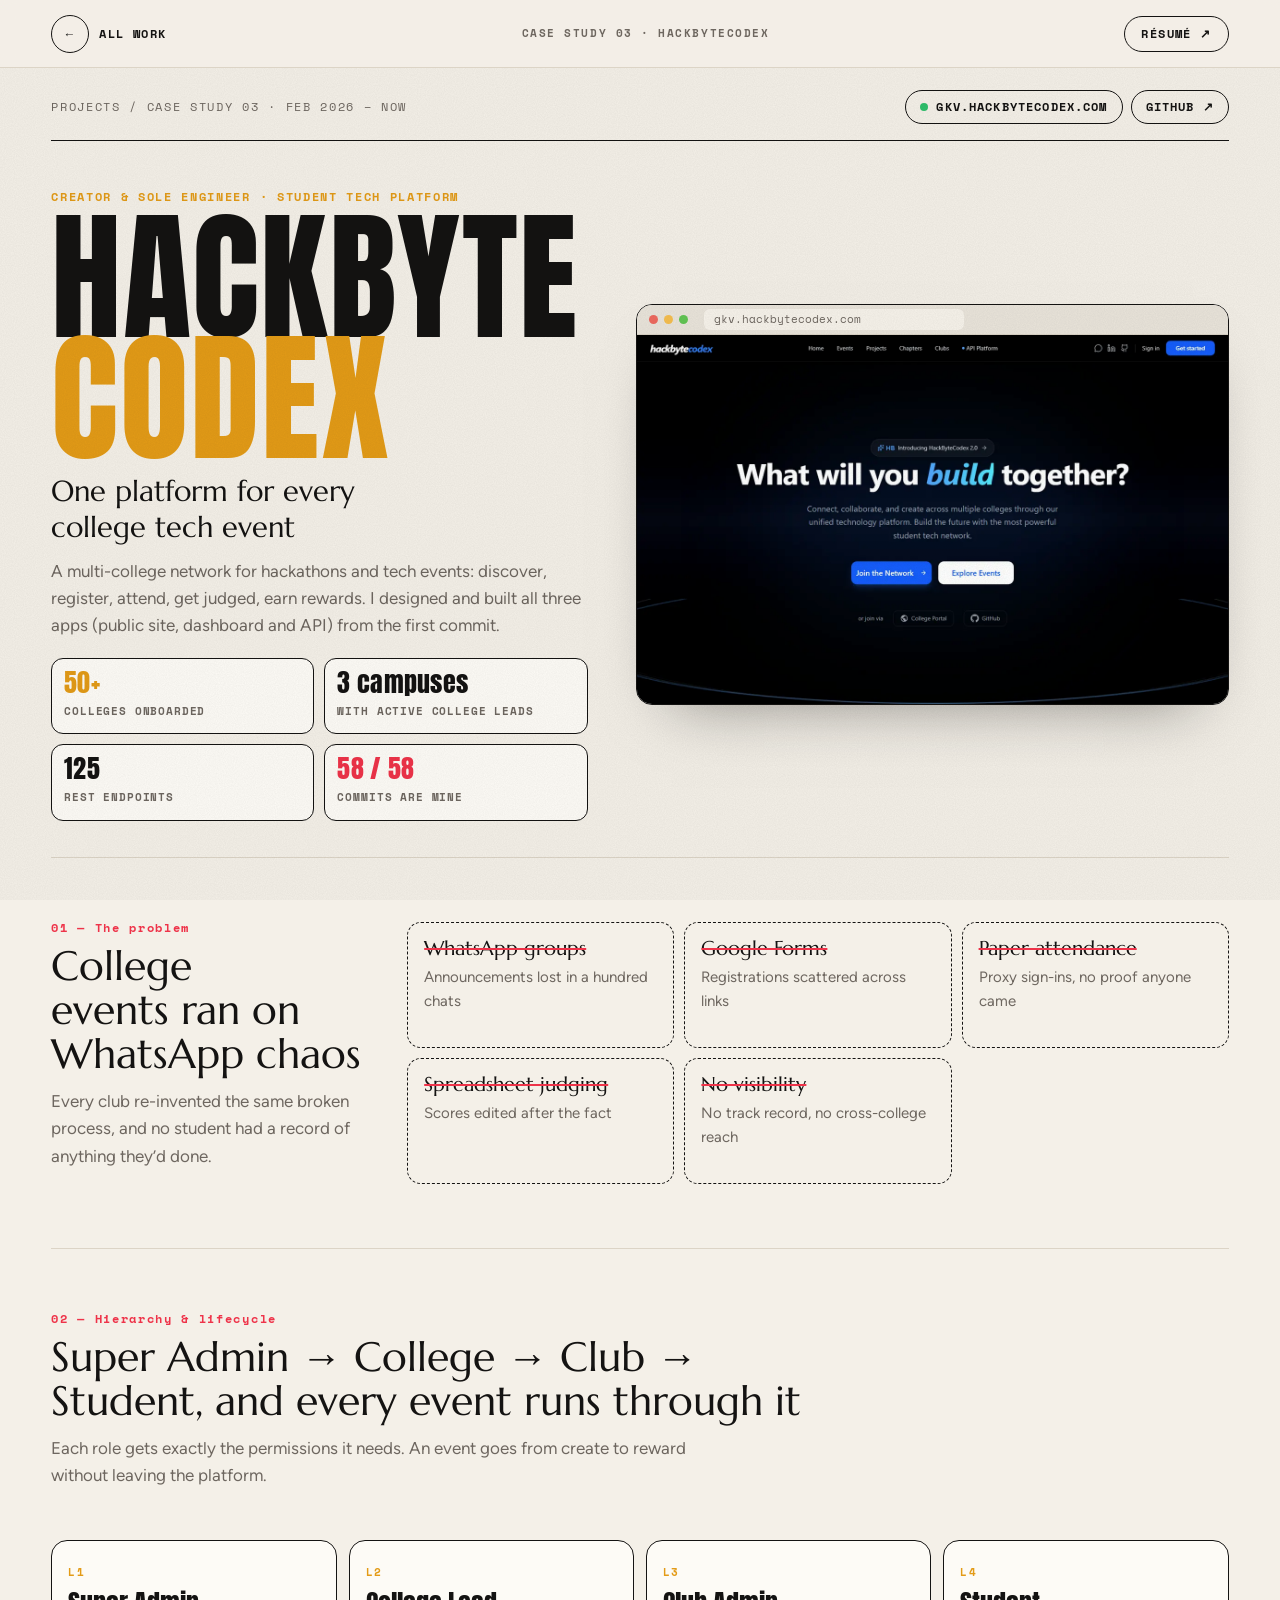
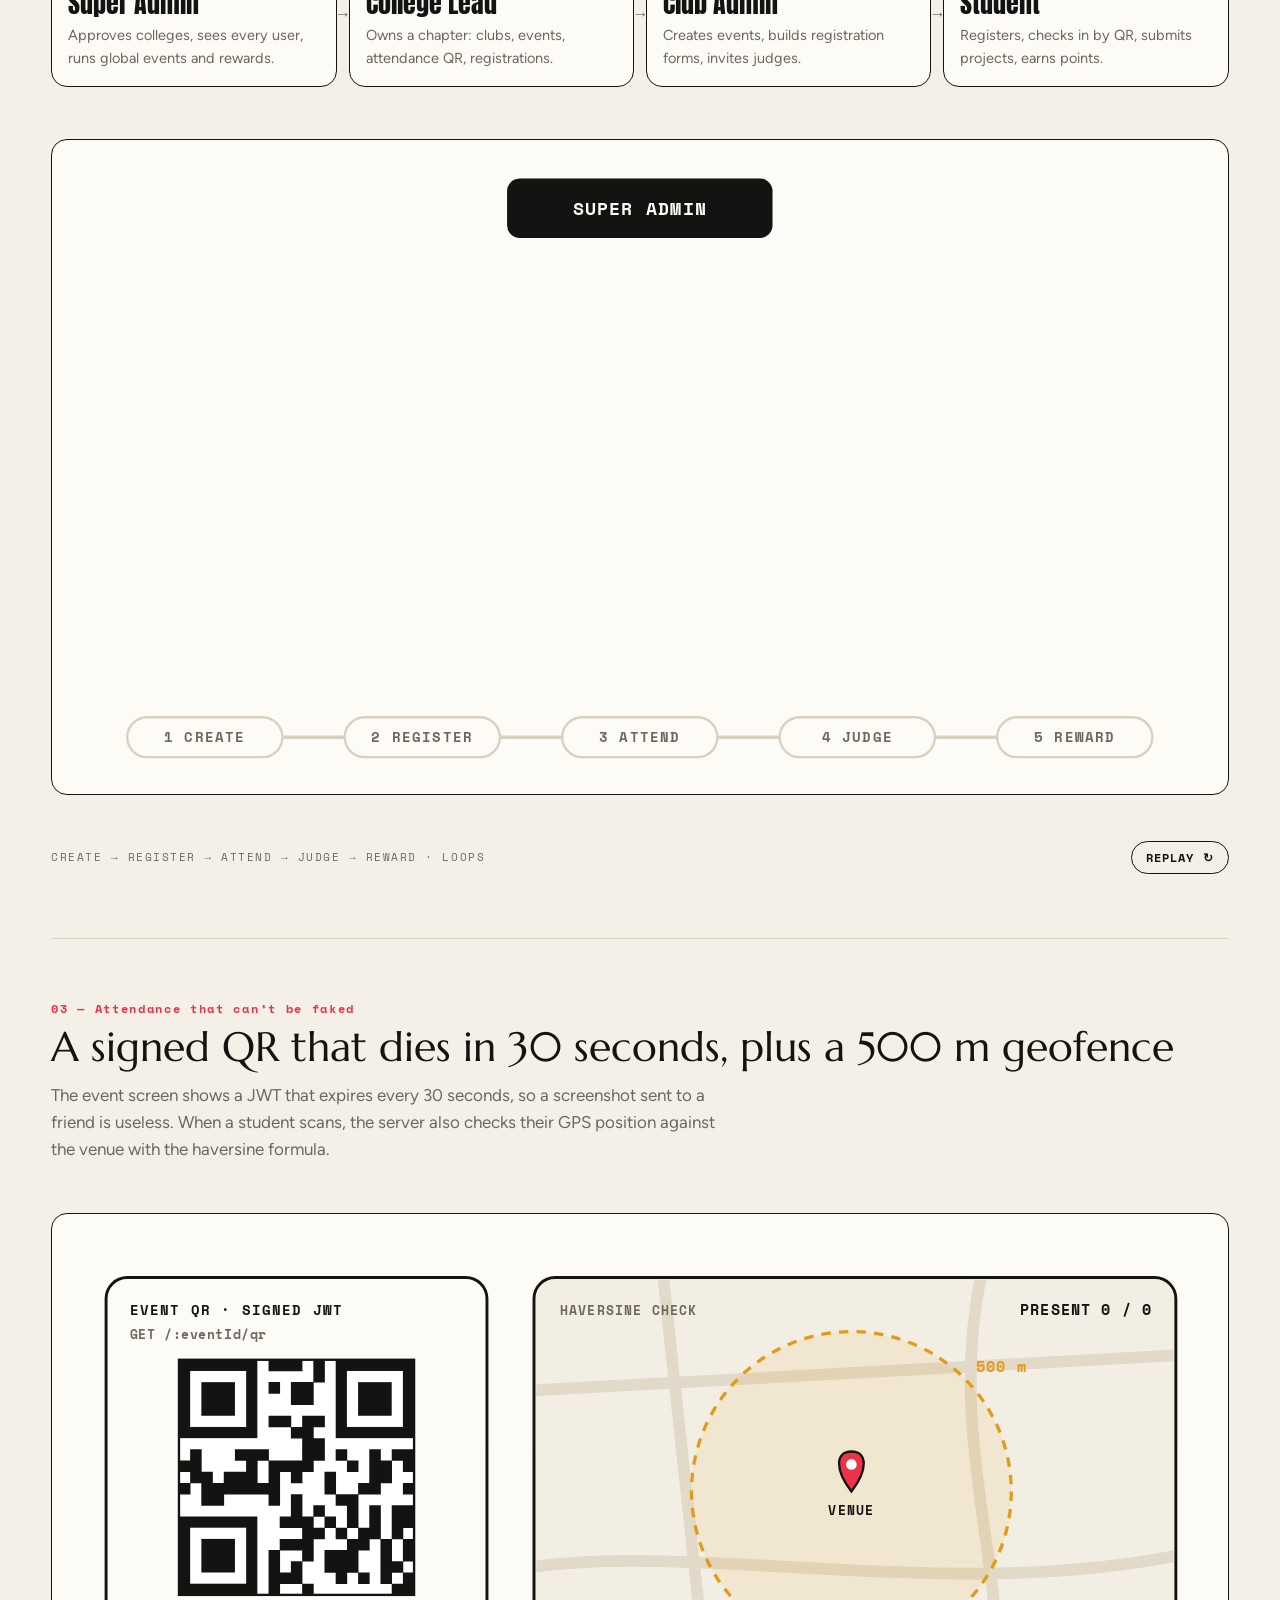
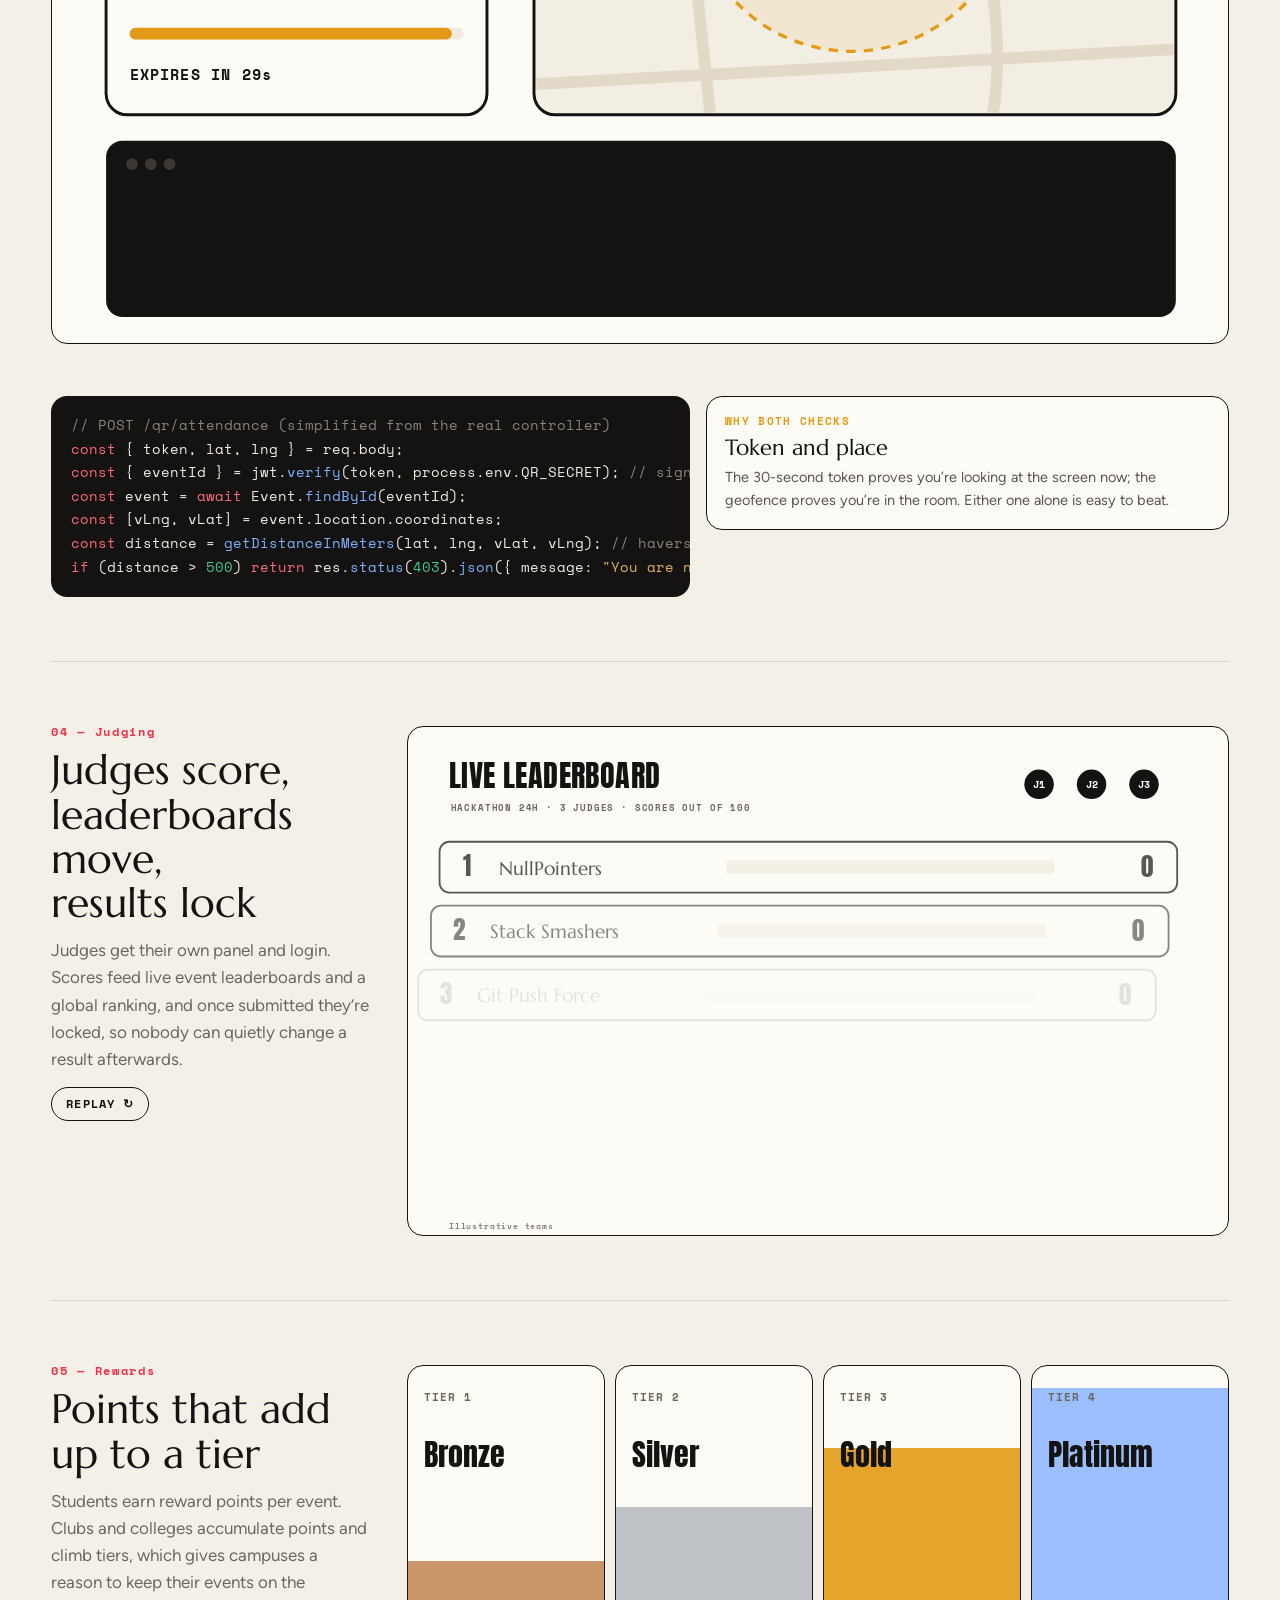
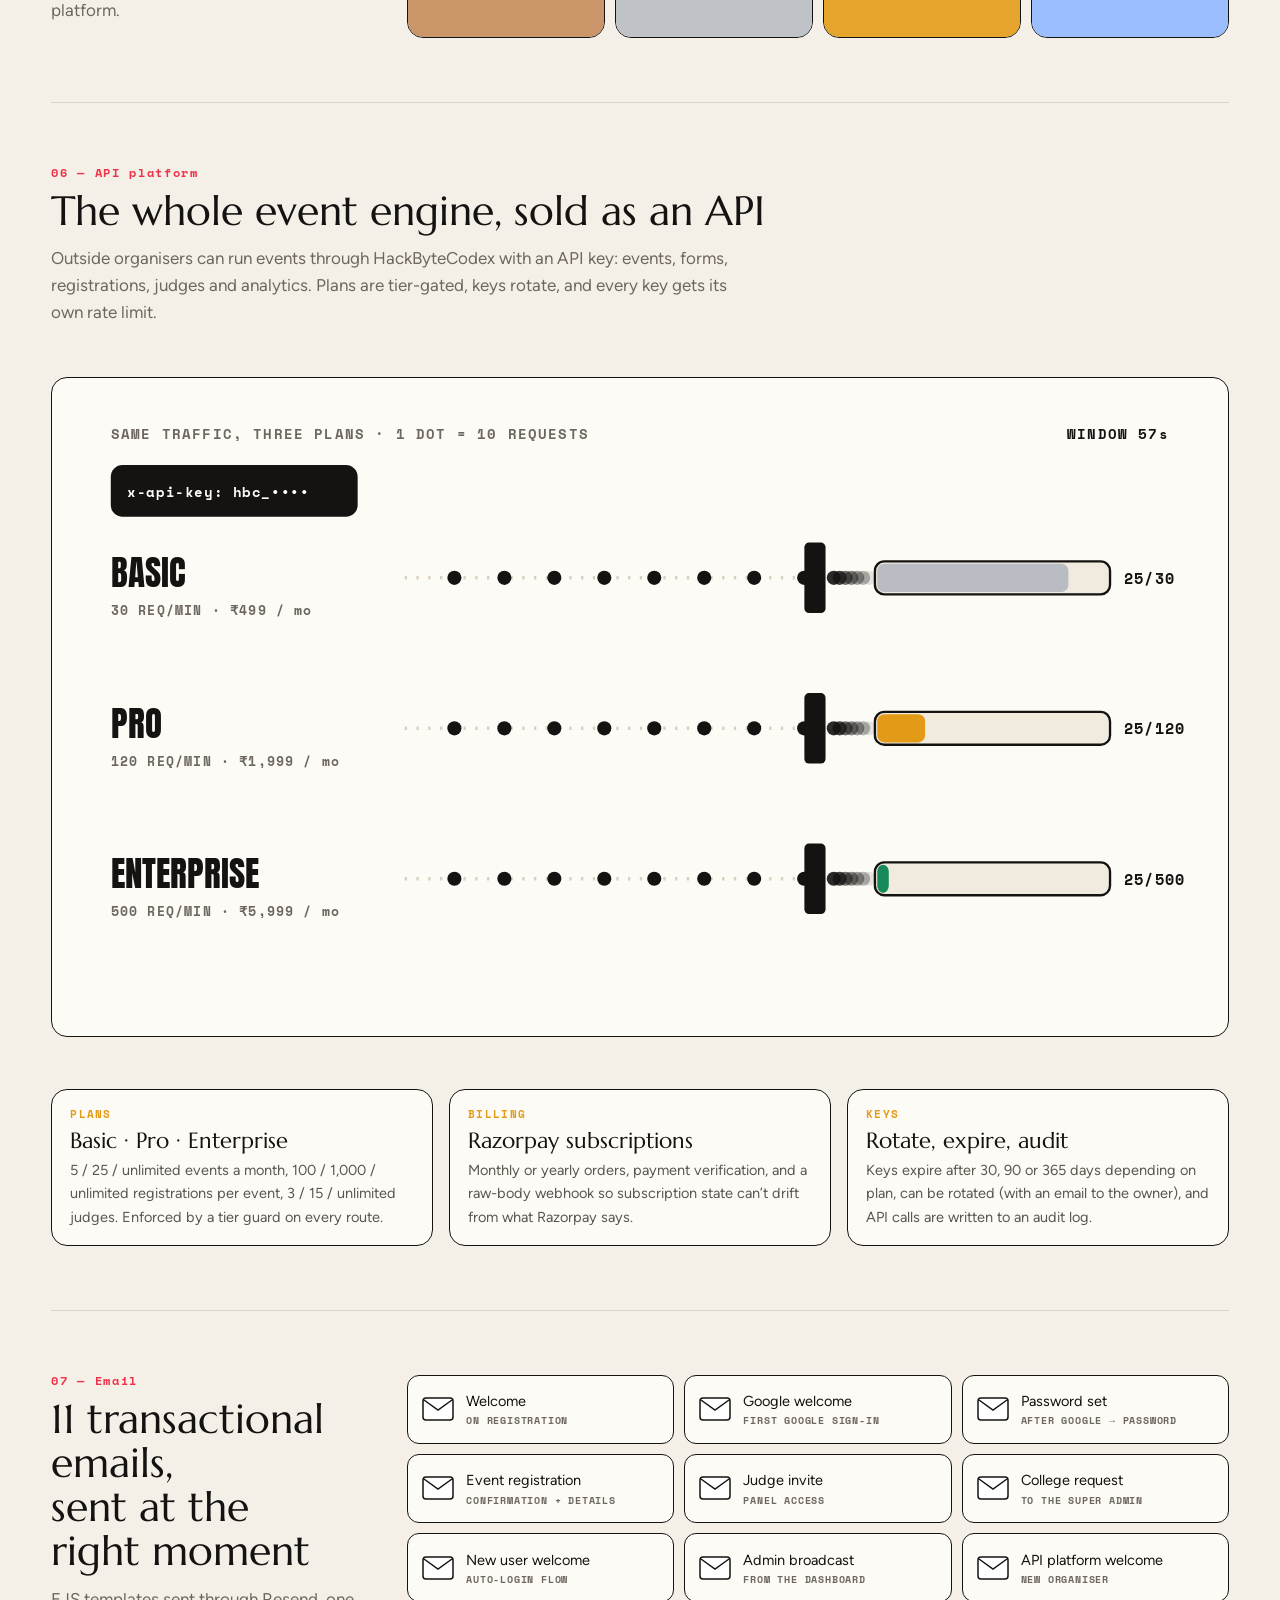
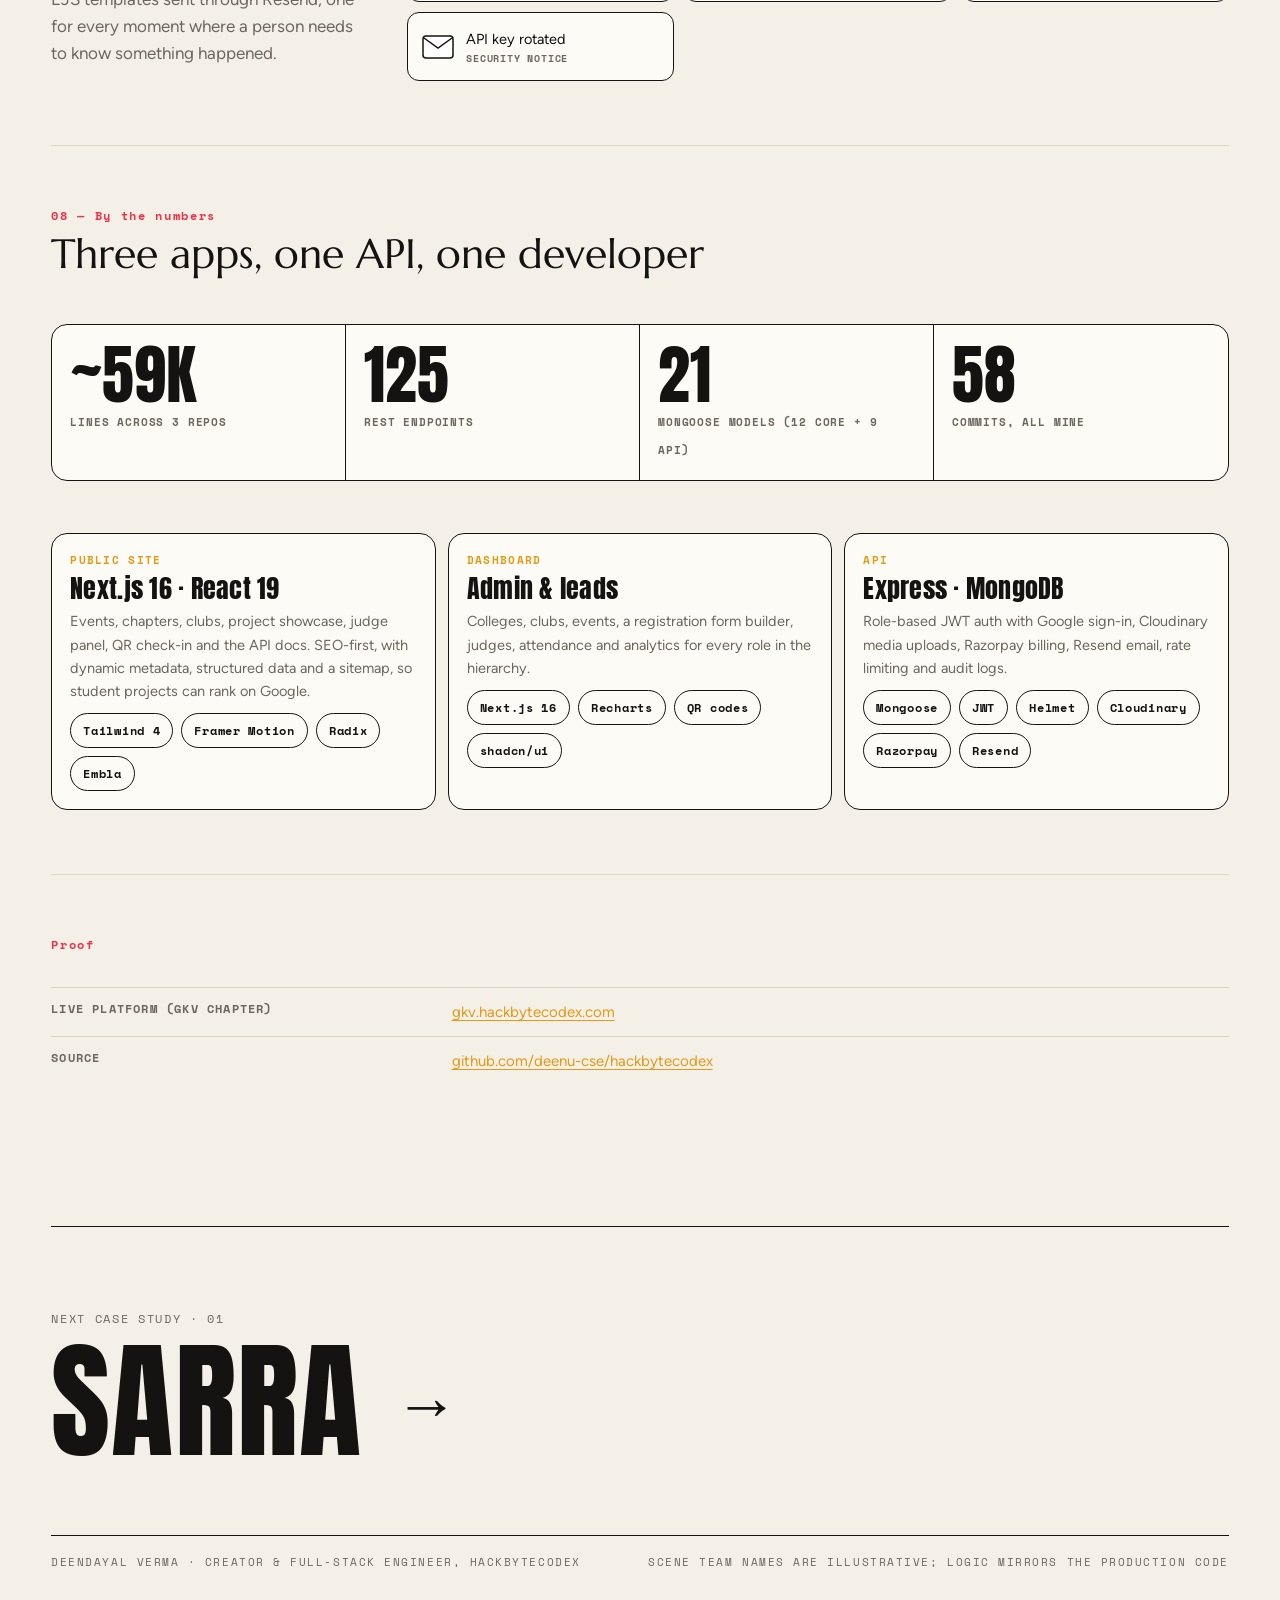
<file: work/hackbytecodex.html>
<!doctype html>
<html lang="en">
<head>
<meta charset="utf-8">
<meta name="viewport" content="width=device-width, initial-scale=1, viewport-fit=cover">
<title>HackByteCodex Case Study | Deendayal Verma</title>
<meta name="description" content="HackByteCodex: a multi-college tech network with a 4-tier role hierarchy, geofenced QR attendance, judge scoring with locked results, reward tiers and an events API platform. 50+ colleges onboarded.">
<meta name="theme-color" content="#f4f0e8">
<meta property="og:title" content="HackByteCodex: one platform for every college tech event">
<meta property="og:image" content="../assets/img/shots/hbc.webp">
<link rel="icon" href="../assets/img/favicon.svg" type="image/svg+xml">
<link rel="stylesheet" href="../assets/css/base.css">
<link rel="stylesheet" href="../assets/css/case.css">
<script>document.documentElement.classList.add('js');</script>
<style>
  .code{background:#141312;color:#f1ece4;border-radius:16px;padding:18px 20px;font:13.5px/1.75 var(--f-mono);overflow-x:auto;white-space:pre;margin:0}
  .code .c{color:#8a837b}.code .k{color:#ff6b7c}.code .s{color:#e5b45a}.code .f{color:#7fb3ff}.code .n{color:#3fc488}
  .split2{display:grid;grid-template-columns:minmax(0,1.1fr) minmax(0,.9fr);gap:16px;align-items:start}
  @media (max-width:900px){.split2{grid-template-columns:1fr}}
  .ladder{display:grid;grid-template-columns:repeat(4,minmax(0,1fr));gap:10px}
  .rung{border:1.5px solid var(--ink);border-radius:16px;padding:16px;background:var(--stage);position:relative;overflow:hidden}
  .rung b{display:block;font:400 30px/1 var(--f-poster);margin-top:30px;position:relative;z-index:1}
  .rung span{font:700 10.5px var(--f-mono);letter-spacing:.1em;text-transform:uppercase;color:var(--muted);position:relative;z-index:1}
  .rung::before{content:"";position:absolute;left:0;right:0;bottom:0;height:var(--h);background:var(--c);opacity:.9;transform:scaleY(0);transform-origin:bottom;transition:transform 1.2s var(--ease)}
  .ladder.is-in .rung::before{transform:scaleY(1)}
  .ladder.is-in .rung:nth-child(2)::before{transition-delay:.15s}.ladder.is-in .rung:nth-child(3)::before{transition-delay:.3s}.ladder.is-in .rung:nth-child(4)::before{transition-delay:.45s}
  @media (max-width:700px){.ladder{grid-template-columns:1fr 1fr}}
  .pain{display:grid;grid-template-columns:repeat(auto-fit,minmax(200px,1fr));gap:10px}
  .pain div{border:1.5px dashed var(--ink);border-radius:14px;padding:14px 16px;color:var(--muted);font-size:15px;position:relative}
  .pain div b{display:block;color:var(--ink);font:400 20px/1.2 var(--f-display);margin-bottom:4px;text-decoration:line-through;text-decoration-color:var(--red);text-decoration-thickness:2px}
  .nums{display:grid;grid-template-columns:repeat(4,minmax(0,1fr));border:1.5px solid var(--ink);border-radius:16px;overflow:hidden;background:var(--stage)}
  .nums div{padding:18px;border-right:1.5px solid var(--ink)}
  .nums div:last-child{border-right:0}
  .nums b{display:block;font:400 clamp(40px,5vw,64px)/1 var(--f-poster)}
  .nums span{font:700 10.5px/1.4 var(--f-mono);letter-spacing:.08em;text-transform:uppercase;color:var(--muted)}
  @media (max-width:760px){.nums{grid-template-columns:1fr 1fr}.nums div:nth-child(2){border-right:0}.nums div:nth-child(-n+2){border-bottom:1.5px solid var(--ink)}}
  .apps{display:grid;grid-template-columns:repeat(3,minmax(0,1fr));gap:12px}
  .app{border:1.5px solid var(--ink);border-radius:16px;padding:18px;background:var(--stage)}
  .app h3{font:400 26px/1.1 var(--f-poster);margin:6px 0 8px;letter-spacing:.01em}
  .app p{color:var(--muted);font-size:14.5px;margin:0 0 10px}
  .app .k{font:700 11px var(--f-mono);letter-spacing:.12em;color:var(--accent);text-transform:uppercase}
  @media (max-width:900px){.apps{grid-template-columns:1fr}}
</style>
</head>
<body class="case-page">
<a class="skip" href="#main">Skip to content</a>
<header class="nav" id="nav">
  <a class="nav__back" href="../index.html#work" data-transition data-label="Back to work"><span aria-hidden="true">←</span>All work</a>
  <span class="nav__crumb">Case study 03 · HackByteCodex</span>
  <a class="nav__cta" href="../assets/docs/Deendayal_Verma_Resume.pdf" target="_blank" rel="noopener" data-cursor="Open">Résumé ↗</a>
</header>
<div class="progress" aria-hidden="true"><i id="progress"></i></div>
<div class="grain" aria-hidden="true"></div>

<main class="cs" id="main" style="--accent:var(--amber)">
<div class="wrap">
  <div class="cs-top">
    <span class="mono">Projects / Case study 03 · Feb 2026 – now</span>
    <div class="cs-links">
      <a class="cs-btn" href="https://gkv.hackbytecodex.com" target="_blank" rel="noopener" data-cursor="Visit"><i class="live"></i>gkv.hackbytecodex.com</a>
      <a class="cs-btn" href="https://github.com/deenu-cse/hackbytecodex" target="_blank" rel="noopener">GitHub ↗</a>
    </div>
  </div>

  <section class="cs-hero">
    <div>
      <div class="cs-eyebrow">Creator &amp; sole engineer · student tech platform</div>
      <h1>HACKBYTE<br><span>CODEX</span></h1>
      <div class="cs-sub">One platform for every college tech event</div>
      <p>A multi-college network for hackathons and tech events: discover, register, attend, get judged, earn rewards. I designed and built all three apps (public site, dashboard and API) from the first commit.</p>
      <div class="cs-facts">
        <div class="cs-fact a"><b>50+</b><span>colleges onboarded</span></div>
        <div class="cs-fact"><b>3 campuses</b><span>with active college leads</span></div>
        <div class="cs-fact"><b>125</b><span>REST endpoints</span></div>
        <div class="cs-fact r"><b>58 / 58</b><span>commits are mine</span></div>
      </div>
    </div>
    <div class="shot-wrap rv"><a class="shot" href="https://gkv.hackbytecodex.com" target="_blank" rel="noopener" data-cursor="Visit" style="display:block">
      <span class="browser"><i></i><i></i><i></i><em>gkv.hackbytecodex.com</em></span>
      <img src="../assets/img/shots/hbc.webp" alt="HackByteCodex home page: What will you build together?" width="1280" height="800">
    </a></div>
  </section>

  <section class="plate">
    <div class="spec">
      <div class="no">01 — The problem</div>
      <h2>College events ran on WhatsApp chaos</h2>
      <p>Every club re-invented the same broken process, and no student had a record of anything they’d done.</p>
    </div>
    <div class="pain">
      <div class="rv"><b>WhatsApp groups</b>Announcements lost in a hundred chats</div>
      <div class="rv"><b>Google Forms</b>Registrations scattered across links</div>
      <div class="rv"><b>Paper attendance</b>Proxy sign-ins, no proof anyone came</div>
      <div class="rv"><b>Spreadsheet judging</b>Scores edited after the fact</div>
      <div class="rv"><b>No visibility</b>No track record, no cross-college reach</div>
    </div>
  </section>

  <section class="plate full">
    <div class="spec">
      <div class="no">02 — Hierarchy &amp; lifecycle</div>
      <h2>Super Admin → College → Club → Student, and every event runs through it</h2>
      <p>Each role gets exactly the permissions it needs. An event goes from create to reward without leaving the platform.</p>
    </div>
    <div class="roles">
      <div class="role rv"><span class="lvl">L1</span><b>Super Admin</b><p>Approves colleges, sees every user, runs global events and rewards.</p></div>
      <div class="role rv"><span class="lvl">L2</span><b>College Lead</b><p>Owns a chapter: clubs, events, attendance QR, registrations.</p></div>
      <div class="role rv"><span class="lvl">L3</span><b>Club Admin</b><p>Creates events, builds registration forms, invites judges.</p></div>
      <div class="role rv"><span class="lvl">L4</span><b>Student</b><p>Registers, checks in by QR, submits projects, earns points.</p></div>
    </div>
    <div class="stage svgstage" id="treeStage" style="margin-top:16px"><svg id="treeSvg" role="img" aria-label="Super Admin, colleges, clubs and students; an event is created, students register, attend, get judged and earn reward points"></svg></div>
    <div class="cs-cap"><span class="mono">Create → Register → Attend → Judge → Reward · loops</span><button class="cs-btn" data-replay-for="treeStage" type="button">Replay ↻</button></div>
  </section>

  <section class="plate full">
    <div class="spec">
      <div class="no">03 — Attendance that can’t be faked</div>
      <h2>A signed QR that dies in 30 seconds, plus a 500 m geofence</h2>
      <p>The event screen shows a JWT that expires every 30 seconds, so a screenshot sent to a friend is useless. When a student scans, the server also checks their GPS position against the venue with the haversine formula.</p>
    </div>
    <div class="stage svgstage" id="geoStage"><svg id="geoSvg" role="img" aria-label="A rotating QR expires every 30 seconds; students inside the 500 metre venue radius are marked present, one outside and one with an old screenshot are rejected"></svg></div>
    <div class="split2" style="margin-top:16px">
<pre class="code rv" aria-label="Simplified attendance check from the backend"><span class="c">// POST /qr/attendance (simplified from the real controller)</span>
<span class="k">const</span> { token, lat, lng } = req.body;
<span class="k">const</span> { eventId } = jwt.<span class="f">verify</span>(token, process.env.QR_SECRET); <span class="c">// signed with expiresIn: "30s"</span>
<span class="k">const</span> event = <span class="k">await</span> Event.<span class="f">findById</span>(eventId);
<span class="k">const</span> [vLng, vLat] = event.location.coordinates;
<span class="k">const</span> distance = <span class="f">getDistanceInMeters</span>(lat, lng, vLat, vLng); <span class="c">// haversine</span>
<span class="k">if</span> (distance > <span class="n">500</span>) <span class="k">return</span> res.<span class="f">status</span>(<span class="n">403</span>).<span class="f">json</span>({ message: <span class="s">"You are not at the event location"</span> });</pre>
      <div class="hl" style="grid-template-columns:1fr">
        <div class="rv"><div class="k">Why both checks</div><b>Token and place</b><p>The 30-second token proves you’re looking at the screen now; the geofence proves you’re in the room. Either one alone is easy to beat.</p></div>
      </div>
    </div>
  </section>

  <section class="plate">
    <div class="spec">
      <div class="no">04 — Judging</div>
      <h2>Judges score, leaderboards move, results lock</h2>
      <p>Judges get their own panel and login. Scores feed live event leaderboards and a global ranking, and once submitted they’re locked, so nobody can quietly change a result afterwards.</p>
      <button class="cs-btn" data-replay-for="boardStage" type="button">Replay ↻</button>
    </div>
    <div class="stage svgstage" id="boardStage"><svg id="boardSvg" role="img" aria-label="Judges’ scores arrive, teams reorder on the leaderboard, and scores lock"></svg></div>
  </section>

  <section class="plate">
    <div class="spec">
      <div class="no">05 — Rewards</div>
      <h2>Points that add up to a tier</h2>
      <p>Students earn reward points per event. Clubs and colleges accumulate points and climb tiers, which gives campuses a reason to keep their events on the platform.</p>
    </div>
    <div class="ladder" id="ladder">
      <div class="rung" style="--c:#c58a5a;--h:28%"><span>Tier 1</span><b>Bronze</b></div>
      <div class="rung" style="--c:#b9bcc2;--h:48%"><span>Tier 2</span><b>Silver</b></div>
      <div class="rung" style="--c:#e39b17;--h:70%"><span>Tier 3</span><b>Gold</b></div>
      <div class="rung" style="--c:#8fb7ff;--h:92%"><span>Tier 4</span><b>Platinum</b></div>
    </div>
  </section>

  <section class="plate full">
    <div class="spec">
      <div class="no">06 — API platform</div>
      <h2>The whole event engine, sold as an API</h2>
      <p>Outside organisers can run events through HackByteCodex with an API key: events, forms, registrations, judges and analytics. Plans are tier-gated, keys rotate, and every key gets its own rate limit.</p>
    </div>
    <div class="stage svgstage" id="rateStage"><svg id="rateSvg" role="img" aria-label="The same traffic hits three plans; BASIC and PRO start returning 429 once they pass 30 and 120 requests per minute; ENTERPRISE stays under 500"></svg></div>
    <div class="hl" style="margin-top:16px">
      <div class="rv"><div class="k">Plans</div><b>Basic · Pro · Enterprise</b><p>5 / 25 / unlimited events a month, 100 / 1,000 / unlimited registrations per event, 3 / 15 / unlimited judges. Enforced by a tier guard on every route.</p></div>
      <div class="rv"><div class="k">Billing</div><b>Razorpay subscriptions</b><p>Monthly or yearly orders, payment verification, and a raw-body webhook so subscription state can’t drift from what Razorpay says.</p></div>
      <div class="rv"><div class="k">Keys</div><b>Rotate, expire, audit</b><p>Keys expire after 30, 90 or 365 days depending on plan, can be rotated (with an email to the owner), and API calls are written to an audit log.</p></div>
    </div>
  </section>

  <section class="plate">
    <div class="spec">
      <div class="no">07 — Email</div>
      <h2>11 transactional emails, sent at the right moment</h2>
      <p>EJS templates sent through Resend, one for every moment where a person needs to know something happened.</p>
    </div>
    <div class="mails" id="mails">
      <div class="mail"><svg viewBox="0 0 32 24" aria-hidden="true"><rect x="1" y="1" width="30" height="22" rx="3" fill="#fff" stroke="#141312" stroke-width="1.5"/><path d="M2 3l14 10L30 3" fill="none" stroke="#141312" stroke-width="1.5"/></svg><span>Welcome<small>on registration</small></span></div>
      <div class="mail"><svg viewBox="0 0 32 24" aria-hidden="true"><rect x="1" y="1" width="30" height="22" rx="3" fill="#fff" stroke="#141312" stroke-width="1.5"/><path d="M2 3l14 10L30 3" fill="none" stroke="#141312" stroke-width="1.5"/></svg><span>Google welcome<small>first Google sign-in</small></span></div>
      <div class="mail"><svg viewBox="0 0 32 24" aria-hidden="true"><rect x="1" y="1" width="30" height="22" rx="3" fill="#fff" stroke="#141312" stroke-width="1.5"/><path d="M2 3l14 10L30 3" fill="none" stroke="#141312" stroke-width="1.5"/></svg><span>Password set<small>after Google → password</small></span></div>
      <div class="mail"><svg viewBox="0 0 32 24" aria-hidden="true"><rect x="1" y="1" width="30" height="22" rx="3" fill="#fff" stroke="#141312" stroke-width="1.5"/><path d="M2 3l14 10L30 3" fill="none" stroke="#141312" stroke-width="1.5"/></svg><span>Event registration<small>confirmation + details</small></span></div>
      <div class="mail"><svg viewBox="0 0 32 24" aria-hidden="true"><rect x="1" y="1" width="30" height="22" rx="3" fill="#fff" stroke="#141312" stroke-width="1.5"/><path d="M2 3l14 10L30 3" fill="none" stroke="#141312" stroke-width="1.5"/></svg><span>Judge invite<small>panel access</small></span></div>
      <div class="mail"><svg viewBox="0 0 32 24" aria-hidden="true"><rect x="1" y="1" width="30" height="22" rx="3" fill="#fff" stroke="#141312" stroke-width="1.5"/><path d="M2 3l14 10L30 3" fill="none" stroke="#141312" stroke-width="1.5"/></svg><span>College request<small>to the Super Admin</small></span></div>
      <div class="mail"><svg viewBox="0 0 32 24" aria-hidden="true"><rect x="1" y="1" width="30" height="22" rx="3" fill="#fff" stroke="#141312" stroke-width="1.5"/><path d="M2 3l14 10L30 3" fill="none" stroke="#141312" stroke-width="1.5"/></svg><span>New user welcome<small>auto-login flow</small></span></div>
      <div class="mail"><svg viewBox="0 0 32 24" aria-hidden="true"><rect x="1" y="1" width="30" height="22" rx="3" fill="#fff" stroke="#141312" stroke-width="1.5"/><path d="M2 3l14 10L30 3" fill="none" stroke="#141312" stroke-width="1.5"/></svg><span>Admin broadcast<small>from the dashboard</small></span></div>
      <div class="mail"><svg viewBox="0 0 32 24" aria-hidden="true"><rect x="1" y="1" width="30" height="22" rx="3" fill="#fff" stroke="#141312" stroke-width="1.5"/><path d="M2 3l14 10L30 3" fill="none" stroke="#141312" stroke-width="1.5"/></svg><span>API platform welcome<small>new organiser</small></span></div>
      <div class="mail"><svg viewBox="0 0 32 24" aria-hidden="true"><rect x="1" y="1" width="30" height="22" rx="3" fill="#fff" stroke="#141312" stroke-width="1.5"/><path d="M2 3l14 10L30 3" fill="none" stroke="#141312" stroke-width="1.5"/></svg><span>API key rotated<small>security notice</small></span></div>
      <div class="mail"><svg viewBox="0 0 32 24" aria-hidden="true"><rect x="1" y="1" width="30" height="22" rx="3" fill="#fff" stroke="#141312" stroke-width="1.5"/><path d="M2 3l14 10L30 3" fill="none" stroke="#141312" stroke-width="1.5"/></svg><span>Password reset<small>platform accounts</small></span></div>
    </div>
  </section>

  <section class="plate full">
    <div class="spec">
      <div class="no">08 — By the numbers</div>
      <h2>Three apps, one API, one developer</h2>
    </div>
    <div class="nums">
      <div class="rv"><b data-count="59">~59K</b><span>lines across 3 repos</span></div>
      <div class="rv"><b>125</b><span>REST endpoints</span></div>
      <div class="rv"><b>21</b><span>Mongoose models (12 core + 9 API)</span></div>
      <div class="rv"><b>58</b><span>commits, all mine</span></div>
    </div>
    <div class="apps" style="margin-top:16px">
      <div class="app rv"><div class="k">Public site</div><h3>Next.js 16 · React 19</h3><p>Events, chapters, clubs, project showcase, judge panel, QR check-in and the API docs. SEO-first, with dynamic metadata, structured data and a sitemap, so student projects can rank on Google.</p><div class="chips"><span>Tailwind 4</span><span>Framer Motion</span><span>Radix</span><span>Embla</span></div></div>
      <div class="app rv"><div class="k">Dashboard</div><h3>Admin &amp; leads</h3><p>Colleges, clubs, events, a registration form builder, judges, attendance and analytics for every role in the hierarchy.</p><div class="chips"><span>Next.js 16</span><span>Recharts</span><span>QR codes</span><span>shadcn/ui</span></div></div>
      <div class="app rv"><div class="k">API</div><h3>Express · MongoDB</h3><p>Role-based JWT auth with Google sign-in, Cloudinary media uploads, Razorpay billing, Resend email, rate limiting and audit logs.</p><div class="chips"><span>Mongoose</span><span>JWT</span><span>Helmet</span><span>Cloudinary</span><span>Razorpay</span><span>Resend</span></div></div>
    </div>
  </section>

  <section class="plate full">
    <div class="spec"><div class="no">Proof</div></div>
    <table class="proof-t">
      <tr><td>Live platform (GKV chapter)</td><td><a href="https://gkv.hackbytecodex.com" target="_blank" rel="noopener">gkv.hackbytecodex.com</a></td></tr>
      <tr><td>Source</td><td><a href="https://github.com/deenu-cse/hackbytecodex" target="_blank" rel="noopener">github.com/deenu-cse/hackbytecodex</a></td></tr>
    </table>
  </section>

  <a class="cs-next" href="sarra.html" data-transition data-label="Next case study" data-cursor="Next">
    <span class="mono">Next case study · 01</span>
    <b>SARRA <i aria-hidden="true">→</i></b>
  </a>
  <div class="cs-foot">
    <span class="mono">Deendayal Verma · Creator &amp; full-stack engineer, HackByteCodex</span>
    <span class="mono">Scene team names are illustrative; logic mirrors the production code</span>
  </div>
</div>
</main>

<div class="wipe" id="wipe" aria-hidden="true"><span>Opening</span></div>
<script src="../assets/vendor/gsap.min.js" defer></script>
<script src="../assets/vendor/ScrollTrigger.min.js" defer></script>
<script src="../assets/vendor/SplitText.min.js" defer></script>
<script src="../assets/vendor/lenis.min.js" defer></script>
<script src="../assets/js/lib/hbc.js" defer></script>
<script src="../assets/js/core.js" defer></script>
<script src="../assets/js/case.js" defer></script>
</body>
</html>
</file>
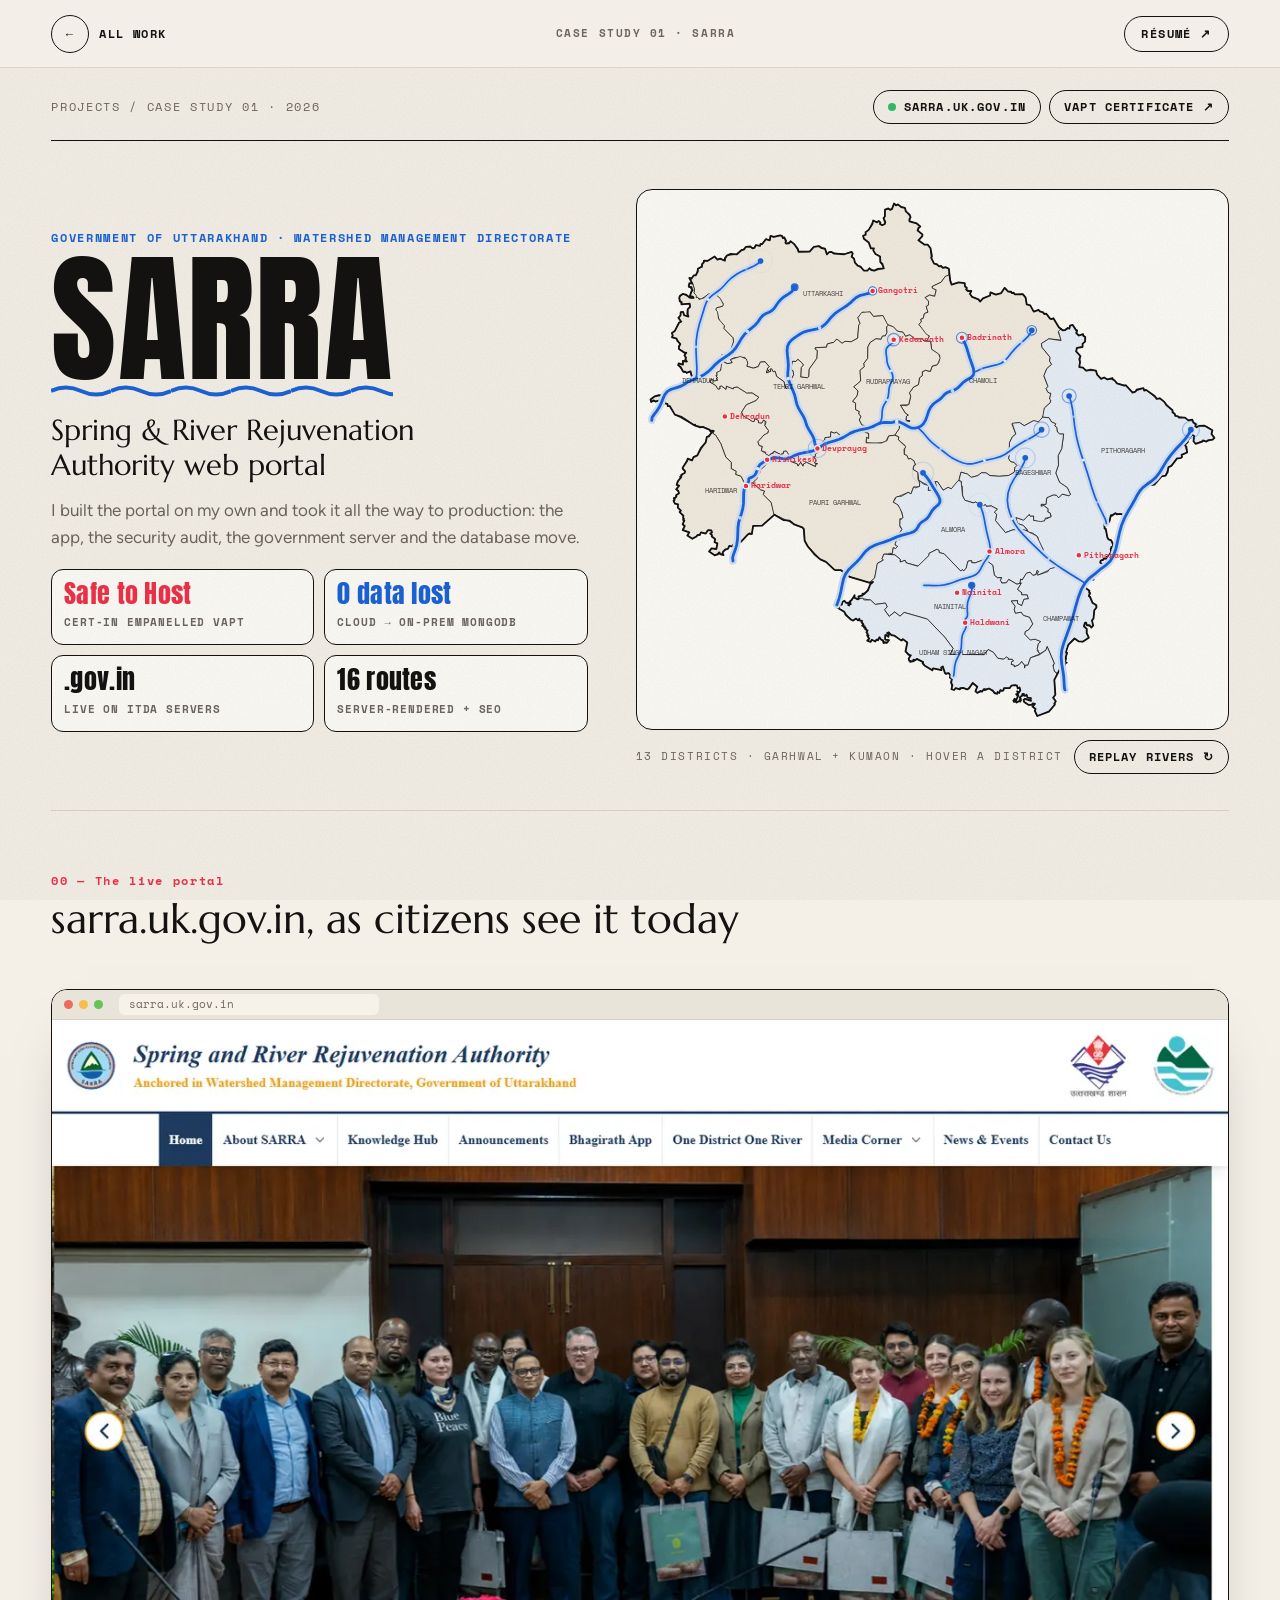
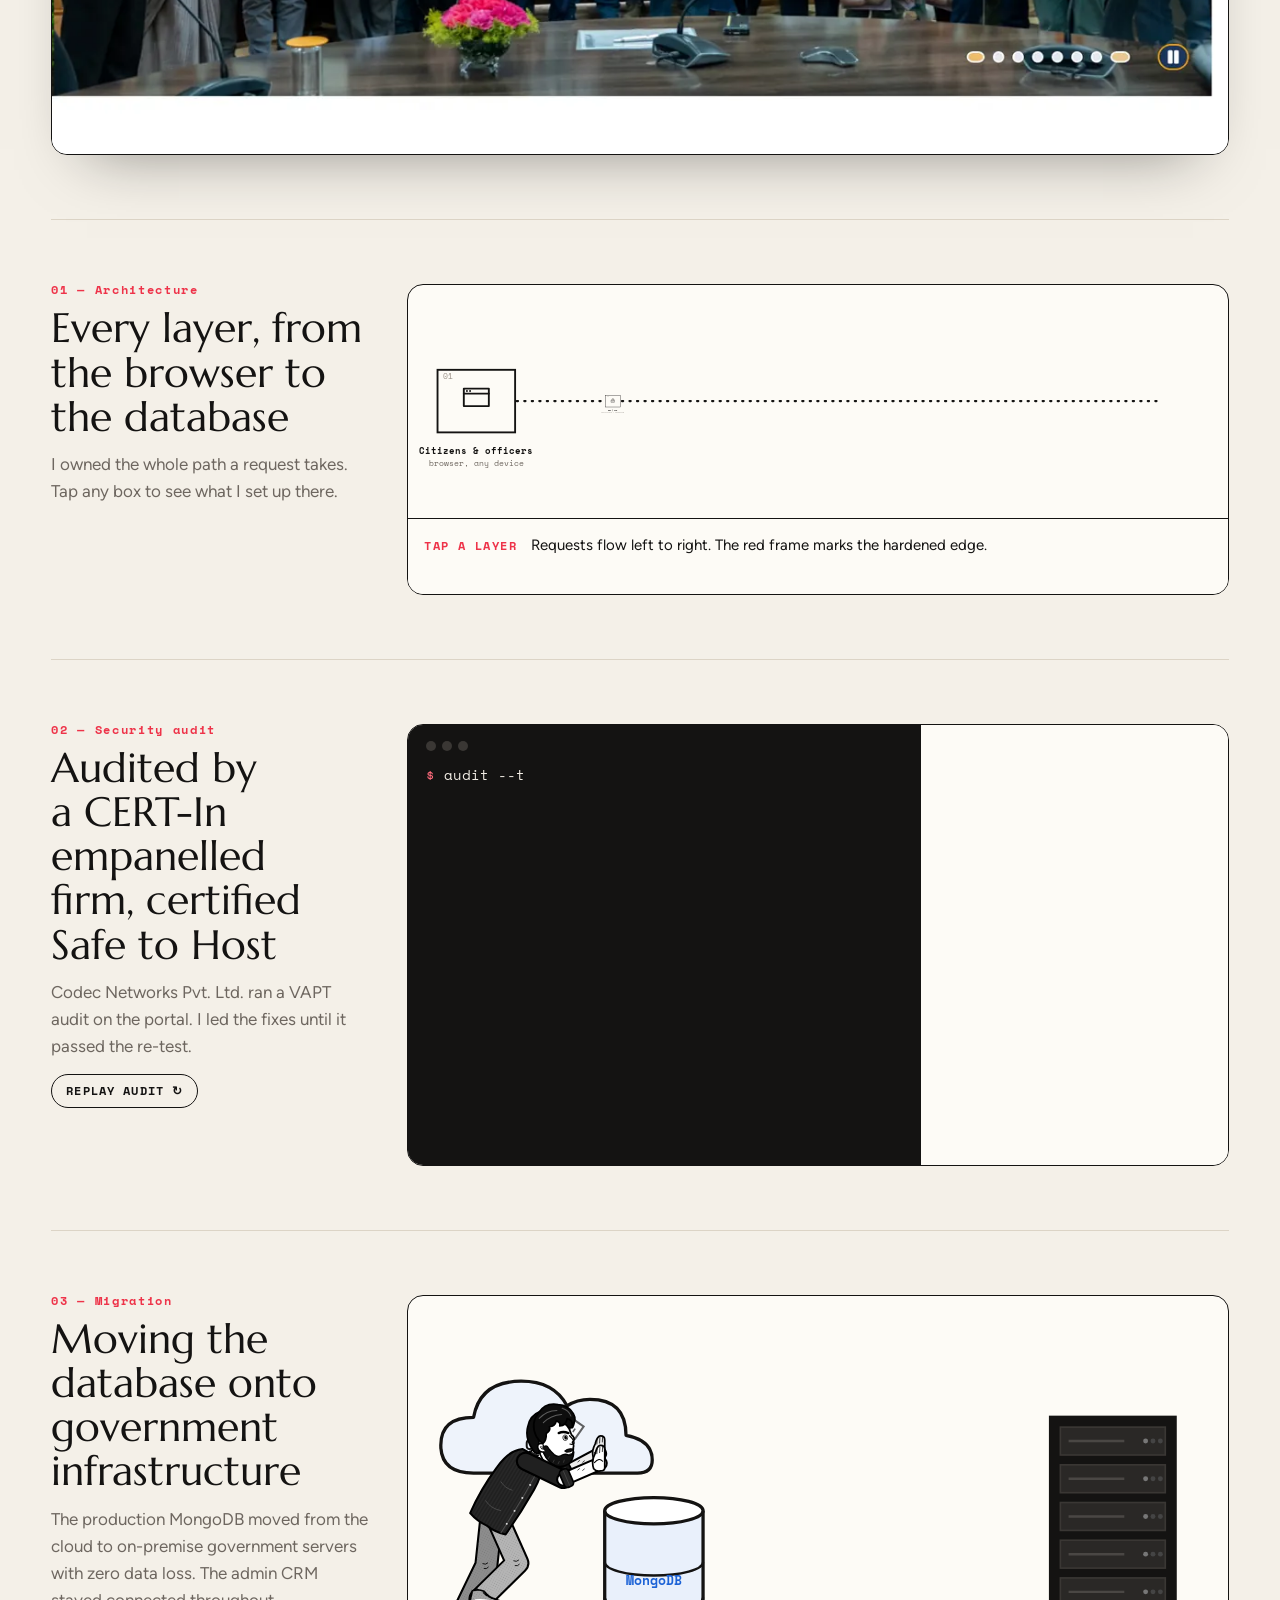
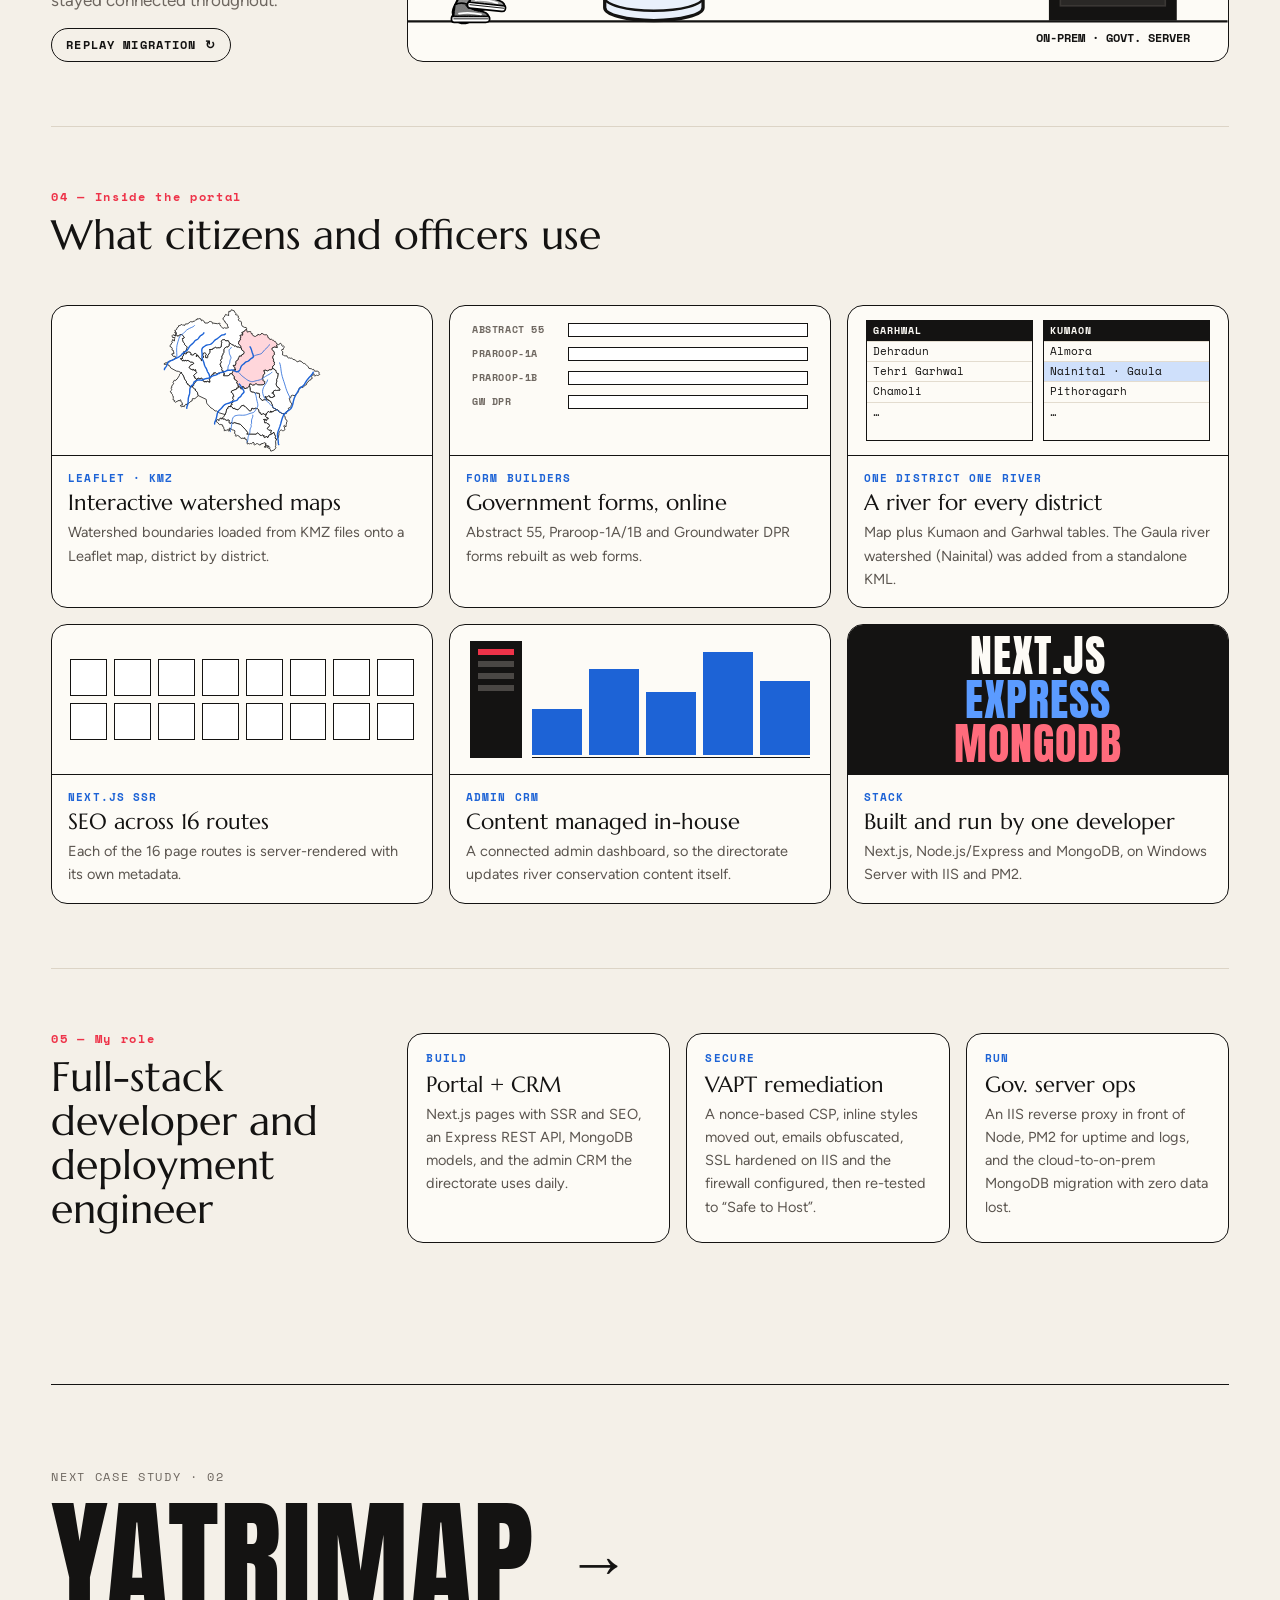
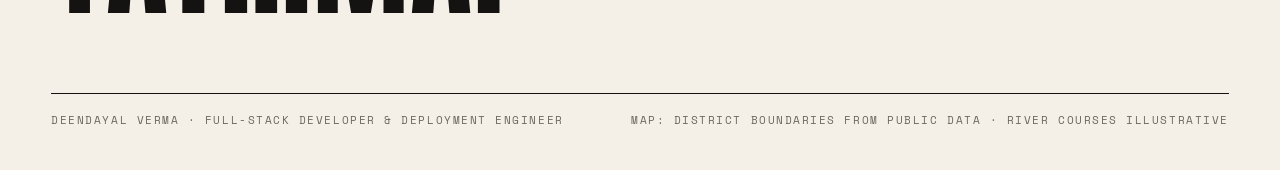
<file: work/sarra.html>
<!doctype html>
<html lang="en">
<head>
<meta charset="utf-8">
<meta name="viewport" content="width=device-width, initial-scale=1, viewport-fit=cover">
<title>SARRA Case Study | Deendayal Verma</title>
<meta name="description" content="How Deendayal Verma built, secured and deployed sarra.uk.gov.in for the Government of Uttarakhand: CERT-In VAPT “Safe to Host”, ITDA servers, zero-data-loss MongoDB migration.">
<meta name="theme-color" content="#f4f0e8">
<meta property="og:title" content="SARRA: building a live .gov.in portal end to end">
<meta property="og:image" content="../assets/img/shots/sarra.webp">
<link rel="icon" href="../assets/img/favicon.svg" type="image/svg+xml">
<link rel="stylesheet" href="../assets/css/base.css">
<link rel="stylesheet" href="../assets/css/case.css">
<script>document.documentElement.classList.add('js');</script>
</head>
<body class="case-page">
<a class="skip" href="#main">Skip to content</a>
<header class="nav" id="nav">
  <a class="nav__back" href="../index.html#work" data-transition data-label="Back to work"><span aria-hidden="true">←</span>All work</a>
  <span class="nav__crumb">Case study 01 · SARRA</span>
  <a class="nav__cta" href="../assets/docs/Deendayal_Verma_Resume.pdf" target="_blank" rel="noopener" data-cursor="Open">Résumé ↗</a>
</header>
<div class="progress" aria-hidden="true"><i id="progress"></i></div>
<div class="grain" aria-hidden="true"></div>

<main class="cs" id="main" style="--accent:var(--river)">
<div class="wrap">
  <div class="cs-top">
    <span class="mono">Projects / Case study 01 · 2026</span>
    <div class="cs-links">
      <a class="cs-btn" href="https://sarra.uk.gov.in" target="_blank" rel="noopener" data-cursor="Visit"><i class="live"></i>sarra.uk.gov.in</a>
      <a class="cs-btn" href="https://res.cloudinary.com/dmqe0e8k0/image/upload/v1784955737/Security_Audit_VAPT_Clearance_Certificate_CNPL26-27010726232_g5gwky.pdf" target="_blank" rel="noopener" data-cursor="Open">VAPT certificate ↗</a>
    </div>
  </div>

  <section class="cs-hero">
    <div>
      <div class="cs-eyebrow">Government of Uttarakhand · Watershed Management Directorate</div>
      <h1 class="cs-river">SARRA</h1>
      <div class="cs-sub">Spring &amp; River Rejuvenation Authority web portal</div>
      <p>I built the portal on my own and took it all the way to production: the app, the security audit, the government server and the database move.</p>
      <div class="cs-facts">
        <div class="cs-fact r"><b>Safe to Host</b><span>CERT-In empanelled VAPT</span></div>
        <div class="cs-fact a"><b>0 data lost</b><span>cloud → on-prem MongoDB</span></div>
        <div class="cs-fact"><b>.gov.in</b><span>live on ITDA servers</span></div>
        <div class="cs-fact"><b>16 routes</b><span>server-rendered + SEO</span></div>
      </div>
    </div>
    <div>
      <div class="stage" id="mapStage" data-cursor="Hover"><svg id="mapSvg" role="img" aria-label="Map of Uttarakhand’s 13 districts with rivers drawing from their springs"></svg><div class="tip" id="tip"></div></div>
      <div class="cs-cap"><span class="mono">13 districts · Garhwal + Kumaon · hover a district</span><button class="cs-btn" id="replayMap" type="button">Replay rivers ↻</button></div>
    </div>
  </section>

  <section class="plate full">
    <div class="spec">
      <div class="no">00 — The live portal</div>
      <h2>sarra.uk.gov.in, as citizens see it today</h2>
    </div>
    <div class="shot-wrap rv"><a class="shot" href="https://sarra.uk.gov.in" target="_blank" rel="noopener" data-cursor="Visit" style="display:block">
      <span class="browser"><i></i><i></i><i></i><em>sarra.uk.gov.in</em></span>
      <img src="../assets/img/shots/sarra.webp" alt="Home page of sarra.uk.gov.in, the Spring and River Rejuvenation Authority portal" width="1280" height="800" loading="lazy">
    </a></div>
  </section>

  <section class="plate">
    <div class="spec">
      <div class="no">01 — Architecture</div>
      <h2>Every layer, from the browser to the database</h2>
      <p>I owned the whole path a request takes. Tap any box to see what I set up there.</p>
    </div>
    <div class="stage" id="archStage"><svg id="archSvg" role="img" aria-label="Request path: browser, SSL, IIS reverse proxy, PM2, Next.js and Express, MongoDB"></svg>
      <div class="info" id="info"><b>Tap a layer</b><span>Requests flow left to right. The red frame marks the hardened edge.</span></div></div>
  </section>

  <section class="plate">
    <div class="spec">
      <div class="no">02 — Security audit</div>
      <h2>Audited by a CERT-In empanelled firm, certified Safe to Host</h2>
      <p>Codec Networks Pvt. Ltd. ran a VAPT audit on the portal. I led the fixes until it passed the re-test.</p>
      <button class="cs-btn" id="replayAudit" type="button">Replay audit ↻</button>
    </div>
    <div class="stage audit" id="auditStage">
      <div class="term"><div class="term__bar"><i></i><i></i><i></i></div><div id="term"></div></div>
      <div class="stampbox"><svg id="stampSvg" viewBox="-180 -180 360 360" role="img" aria-label="Safe to Host stamp"></svg></div>
    </div>
  </section>

  <section class="plate">
    <div class="spec">
      <div class="no">03 — Migration</div>
      <h2>Moving the database onto government infrastructure</h2>
      <p>The production MongoDB moved from the cloud to on-premise government servers with zero data loss. The admin CRM stayed connected throughout.</p>
      <button class="cs-btn" id="replayMig" type="button">Replay migration ↻</button>
    </div>
    <div class="stage" id="migStage"><svg id="migSvg" role="img" aria-label="Cartoon pushes the MongoDB database from the cloud into a government server; data lost: 0"></svg></div>
  </section>

  <section class="plate full">
    <div class="spec">
      <div class="no">04 — Inside the portal</div>
      <h2>What citizens and officers use</h2>
    </div>
    <div class="feats">
      <div class="feat rv"><div class="vis mini-map"><svg id="miniMap" viewBox="-24 -24 1048 957" aria-hidden="true"></svg></div><div class="txt"><div class="tag">Leaflet · KMZ</div><h3>Interactive watershed maps</h3><p>Watershed boundaries loaded from KMZ files onto a Leaflet map, district by district.</p></div></div>
      <div class="feat rv"><div class="vis"><div class="form"><div class="row">ABSTRACT 55<span class="f"></span></div><div class="row">PRAROOP-1A<span class="f"></span></div><div class="row">PRAROOP-1B<span class="f"></span></div><div class="row">GW DPR<span class="f"></span></div></div></div><div class="txt"><div class="tag">Form builders</div><h3>Government forms, online</h3><p>Abstract 55, Praroop-1A/1B and Groundwater DPR forms rebuilt as web forms.</p></div></div>
      <div class="feat rv"><div class="vis"><div class="tbl"><div><b>GARHWAL</b><span>Dehradun</span><span>Tehri Garhwal</span><span>Chamoli</span><span>…</span></div><div><b>KUMAON</b><span>Almora</span><span class="new">Nainital · Gaula</span><span>Pithoragarh</span><span>…</span></div></div></div><div class="txt"><div class="tag">One District One River</div><h3>A river for every district</h3><p>Map plus Kumaon and Garhwal tables. The Gaula river watershed (Nainital) was added from a standalone KML.</p></div></div>
      <div class="feat rv"><div class="vis"><div class="seo" id="seo"></div></div><div class="txt"><div class="tag">Next.js SSR</div><h3>SEO across 16 routes</h3><p>Each of the 16 page routes is server-rendered with its own metadata.</p></div></div>
      <div class="feat rv"><div class="vis"><div class="crm"><div class="side"><i></i><i></i><i></i><i></i></div><div class="bars"><i style="height:40%"></i><i style="height:75%;animation-delay:.3s"></i><i style="height:55%;animation-delay:.6s"></i><i style="height:90%;animation-delay:.9s"></i><i style="height:65%;animation-delay:1.2s"></i></div></div></div><div class="txt"><div class="tag">Admin CRM</div><h3>Content managed in-house</h3><p>A connected admin dashboard, so the directorate updates river conservation content itself.</p></div></div>
      <div class="feat rv"><div class="vis" style="display:grid;place-items:center;background:#141312"><div style="font:400 44px/1 var(--f-poster);color:#fdfbf6;text-align:center;letter-spacing:.02em">NEXT.JS<br><span style="color:#5b9bff">EXPRESS</span><br><span style="color:#ff6b7c">MONGODB</span></div></div><div class="txt"><div class="tag">Stack</div><h3>Built and run by one developer</h3><p>Next.js, Node.js/Express and MongoDB, on Windows Server with IIS and PM2.</p></div></div>
    </div>
  </section>

  <section class="plate">
    <div class="spec">
      <div class="no">05 — My role</div>
      <h2>Full-stack developer and deployment engineer</h2>
    </div>
    <div class="hl">
      <div class="rv"><div class="k">Build</div><b>Portal + CRM</b><p>Next.js pages with SSR and SEO, an Express REST API, MongoDB models, and the admin CRM the directorate uses daily.</p></div>
      <div class="rv"><div class="k">Secure</div><b>VAPT remediation</b><p>A nonce-based CSP, inline styles moved out, emails obfuscated, SSL hardened on IIS and the firewall configured, then re-tested to “Safe to Host”.</p></div>
      <div class="rv"><div class="k">Run</div><b>Gov. server ops</b><p>An IIS reverse proxy in front of Node, PM2 for uptime and logs, and the cloud-to-on-prem MongoDB migration with zero data lost.</p></div>
    </div>
  </section>

  <a class="cs-next" href="yatrimap.html" data-transition data-label="Next case study" data-cursor="Next">
    <span class="mono">Next case study · 02</span>
    <b>YATRIMAP <i aria-hidden="true">→</i></b>
  </a>
  <div class="cs-foot">
    <span class="mono">Deendayal Verma · Full-stack developer &amp; deployment engineer</span>
    <span class="mono">Map: district boundaries from public data · river courses illustrative</span>
  </div>
</div>
</main>

<div class="wipe" id="wipe" aria-hidden="true"><span>Opening</span></div>
<script src="../assets/vendor/gsap.min.js" defer></script>
<script src="../assets/vendor/ScrollTrigger.min.js" defer></script>
<script src="../assets/vendor/SplitText.min.js" defer></script>
<script src="../assets/vendor/lenis.min.js" defer></script>
<script src="../assets/js/lib/uk-map-data.js" defer></script>
<script src="../assets/js/lib/toon.js" defer></script>
<script src="../assets/js/lib/sarra.js" defer></script>
<script src="../assets/js/core.js" defer></script>
<script src="../assets/js/case.js" defer></script>
</body>
</html>
</file>
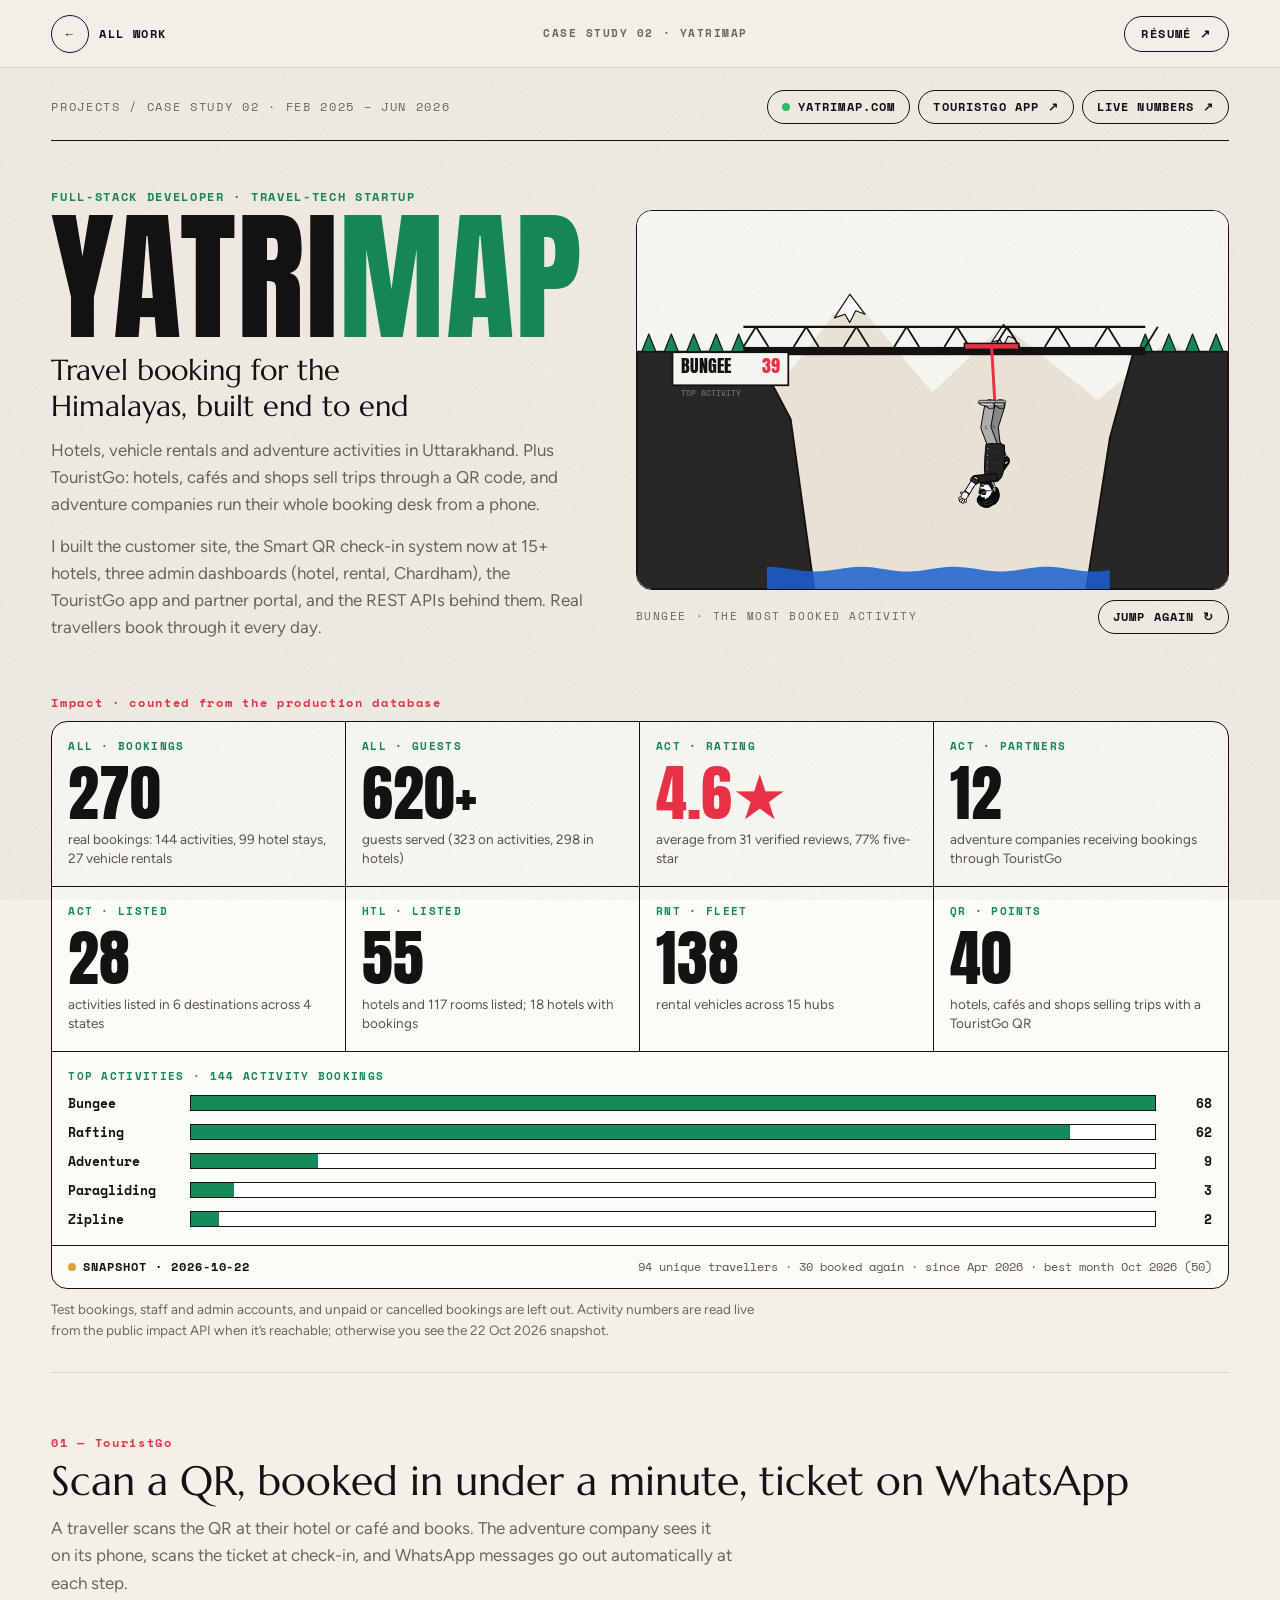
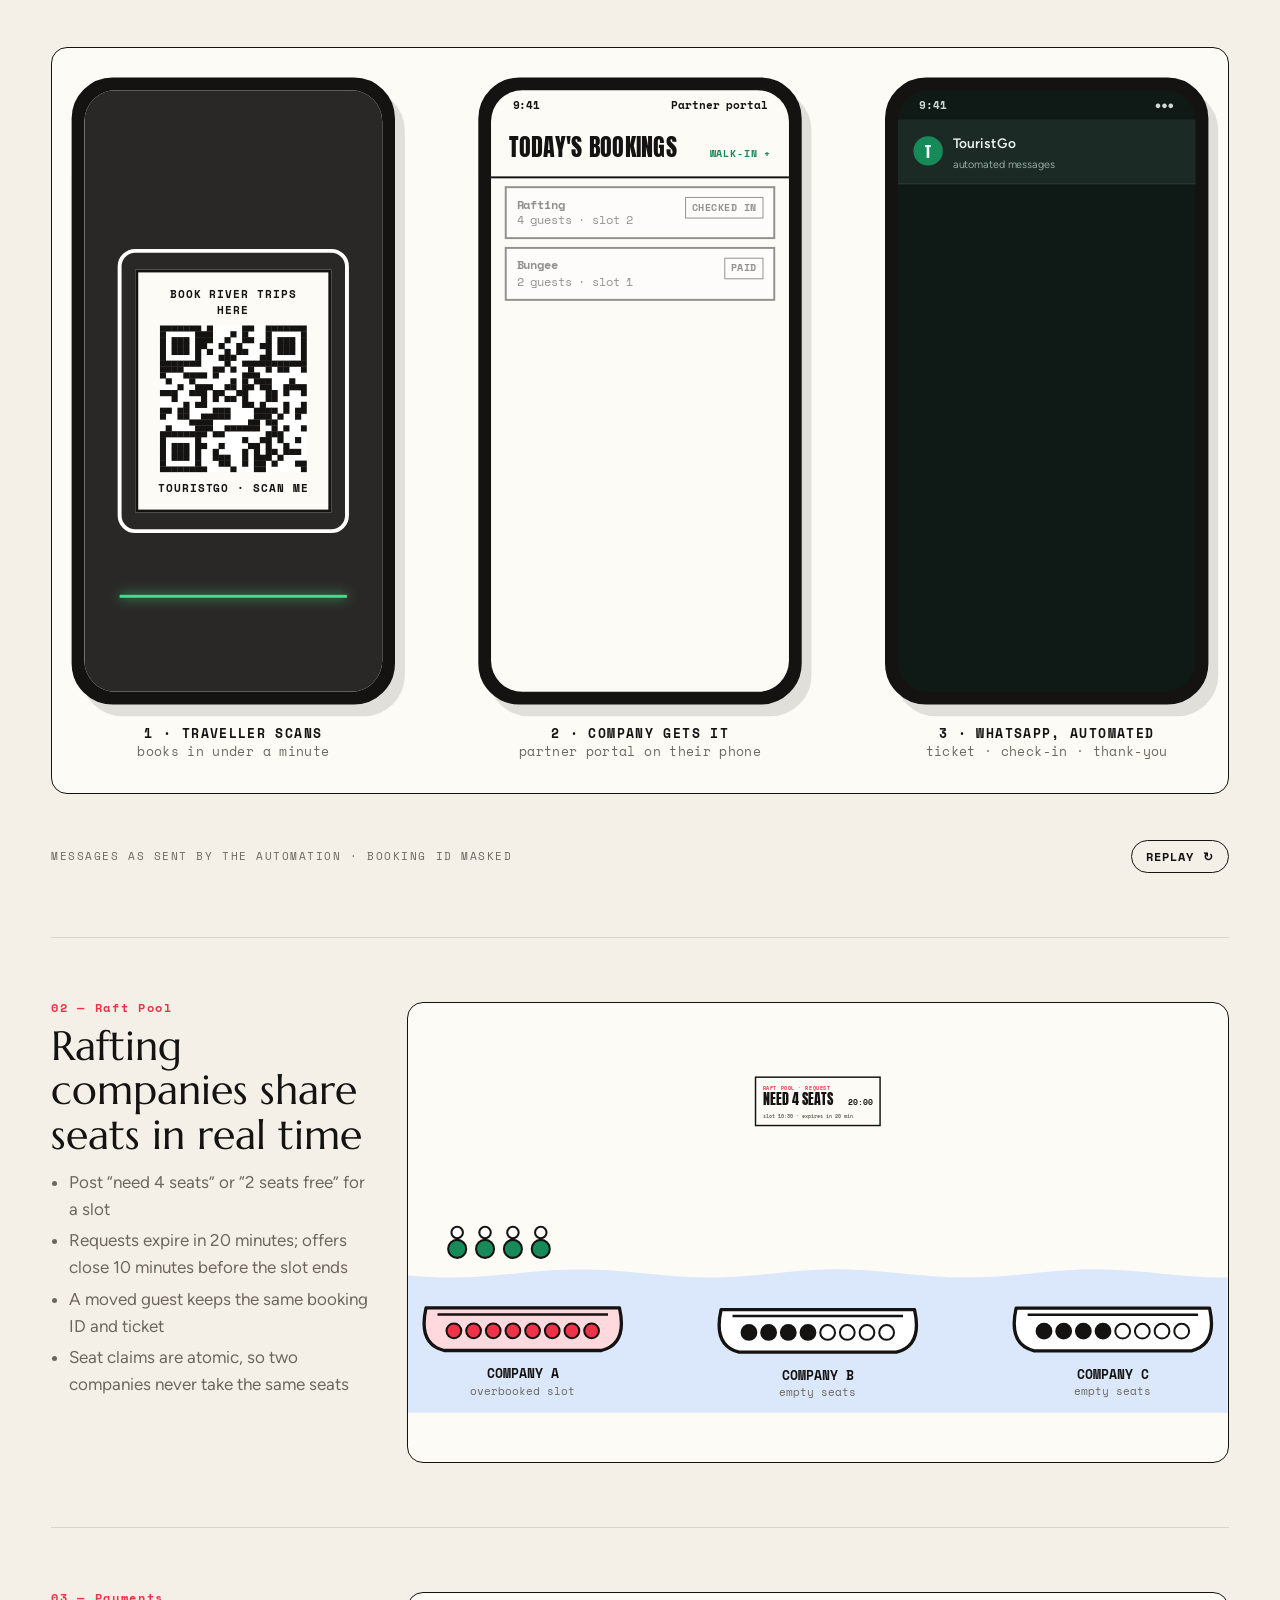
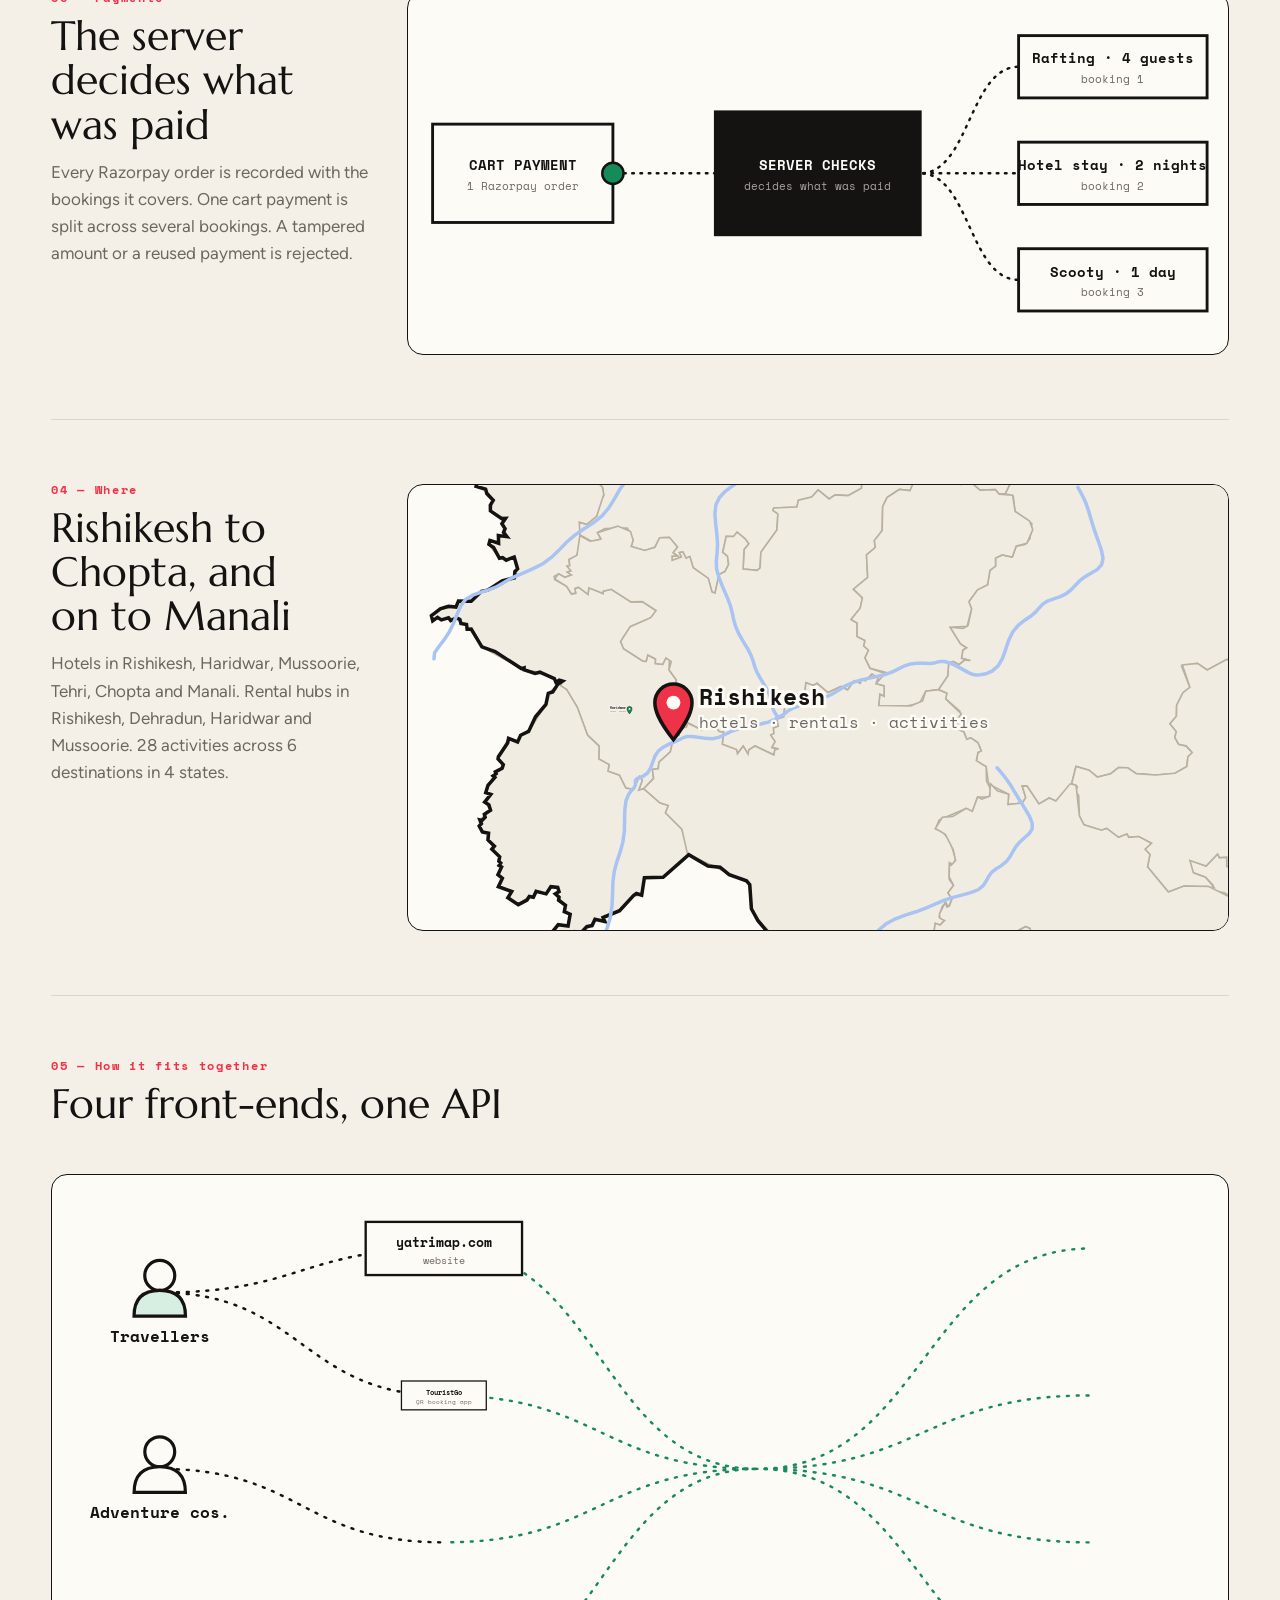
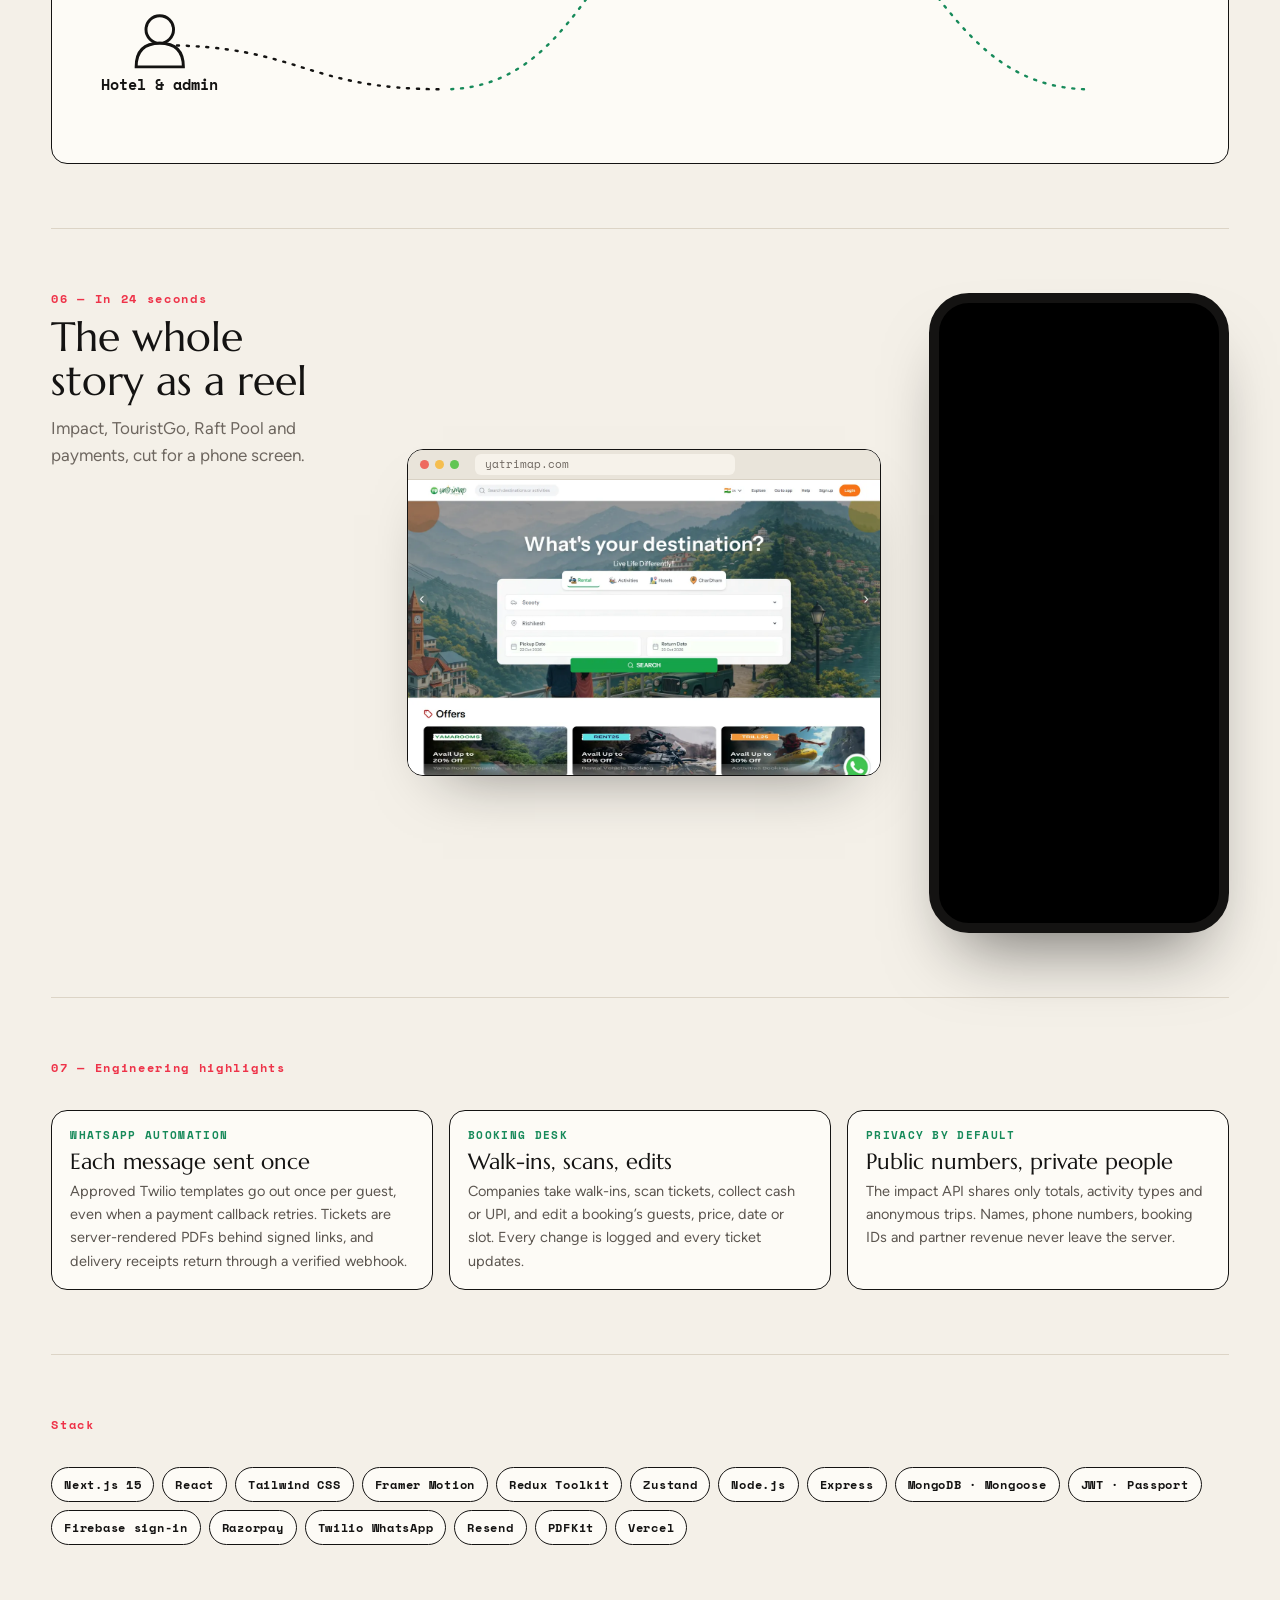
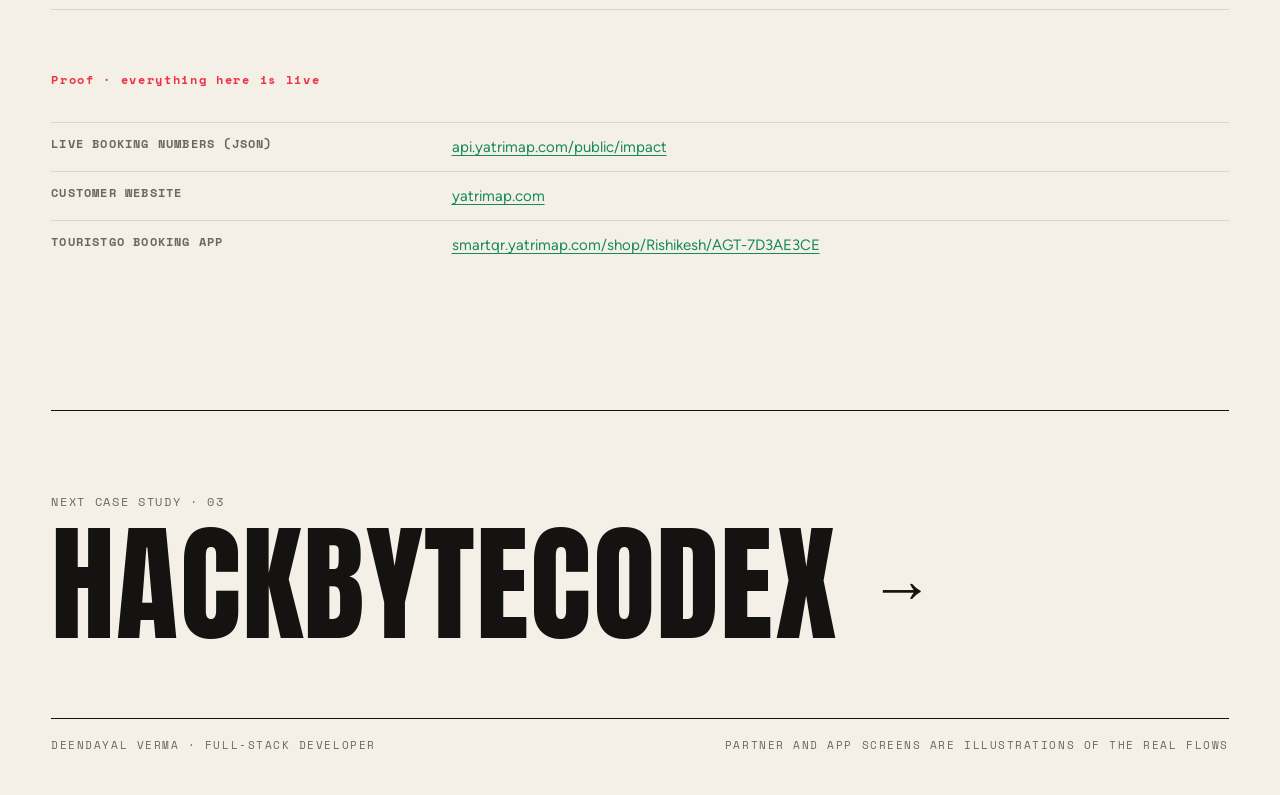
<file: work/yatrimap.html>
<!doctype html>
<html lang="en">
<head>
<meta charset="utf-8">
<meta name="viewport" content="width=device-width, initial-scale=1, viewport-fit=cover">
<title>YatriMap Case Study | Deendayal Verma</title>
<meta name="description" content="YatriMap + TouristGo: travel booking for the Himalayas. Smart QR at 15+ hotels, QR-to-WhatsApp booking flow, atomic raft-seat pooling, server-verified Razorpay payments.">
<meta name="theme-color" content="#f4f0e8">
<meta property="og:title" content="YatriMap: travel booking for the Himalayas, built end to end">
<meta property="og:image" content="../assets/img/shots/yatri-cover.webp">
<link rel="icon" href="../assets/img/favicon.svg" type="image/svg+xml">
<link rel="stylesheet" href="../assets/css/base.css">
<link rel="stylesheet" href="../assets/css/case.css">
<script>document.documentElement.classList.add('js');</script>
</head>
<body class="case-page">
<a class="skip" href="#main">Skip to content</a>
<header class="nav" id="nav">
  <a class="nav__back" href="../index.html#work" data-transition data-label="Back to work"><span aria-hidden="true">←</span>All work</a>
  <span class="nav__crumb">Case study 02 · YatriMap</span>
  <a class="nav__cta" href="../assets/docs/Deendayal_Verma_Resume.pdf" target="_blank" rel="noopener" data-cursor="Open">Résumé ↗</a>
</header>
<div class="progress" aria-hidden="true"><i id="progress"></i></div>
<div class="grain" aria-hidden="true"></div>

<main class="cs" id="main" style="--accent:var(--green)">
<div class="wrap">
  <div class="cs-top">
    <span class="mono">Projects / Case study 02 · Feb 2025 – Jun 2026</span>
    <div class="cs-links">
      <a class="cs-btn" href="https://yatrimap.com/" target="_blank" rel="noopener" data-cursor="Visit"><i class="live"></i>yatrimap.com</a>
      <a class="cs-btn" href="https://smartqr.yatrimap.com/" target="_blank" rel="noopener">TouristGo app ↗</a>
      <a class="cs-btn" href="https://api.yatrimap.com/public/impact" target="_blank" rel="noopener">Live numbers ↗</a>
    </div>
  </div>

  <section class="cs-hero">
    <div>
      <div class="cs-eyebrow">Full-stack developer · travel-tech startup</div>
      <h1>YATRI<span>MAP</span></h1>
      <div class="cs-sub">Travel booking for the Himalayas, built end to end</div>
      <p>Hotels, vehicle rentals and adventure activities in Uttarakhand. Plus TouristGo: hotels, cafés and shops sell trips through a QR code, and adventure companies run their whole booking desk from a phone.</p>
      <p>I built the customer site, the Smart QR check-in system now at 15+ hotels, three admin dashboards (hotel, rental, Chardham), the TouristGo app and partner portal, and the REST APIs behind them. Real travellers book through it every day.</p>
    </div>
    <div>
      <div class="stage" id="bungee" role="img" aria-label="Cartoon Deendayal bungee jumps from a bridge over the river; Bungee is the top activity" data-cursor="Jump" style="cursor:pointer"><svg id="bungeeSvg"></svg></div>
      <div class="cs-cap"><span class="mono">Bungee · the most booked activity</span><button class="cs-btn" id="replayB" type="button">Jump again ↻</button></div>
    </div>
  </section>

  <section style="padding:6px 0 30px">
    <div class="spec"><div class="no" id="impactLabel">Impact · counted from the production database</div></div>
    <div id="impact" style="margin-top:12px"></div>
    <p class="note">Test bookings, staff and admin accounts, and unpaid or cancelled bookings are left out. Activity numbers are read live from the public impact API when it’s reachable; otherwise you see the 22 Oct 2026 snapshot.</p>
  </section>

  <section class="plate full">
    <div class="spec">
      <div class="no">01 — TouristGo</div>
      <h2>Scan a QR, booked in under a minute, ticket on WhatsApp</h2>
      <p>A traveller scans the QR at their hotel or café and books. The adventure company sees it on its phone, scans the ticket at check-in, and WhatsApp messages go out automatically at each step.</p>
    </div>
    <div class="qfwrap" id="qfwrap"><div class="qfscale" id="qfscale"><div id="qf"></div></div></div>
    <div class="cs-cap"><span class="mono">Messages as sent by the automation · booking ID masked<span class="swipe"> · swipe →</span></span><button class="cs-btn" id="replayQ" type="button">Replay ↻</button></div>
  </section>

  <section class="plate">
    <div class="spec">
      <div class="no">02 — Raft Pool</div>
      <h2>Rafting companies share seats in real time</h2>
      <ul><li>Post “need 4 seats” or “2 seats free” for a slot</li><li>Requests expire in 20 minutes; offers close 10 minutes before the slot ends</li><li>A moved guest keeps the same booking ID and ticket</li><li>Seat claims are atomic, so two companies never take the same seats</li></ul>
    </div>
    <div class="stage svgstage" id="raftStage"><svg id="raftSvg" role="img" aria-label="Company A needs 4 seats; B and C claim at the same moment; only B’s atomic claim succeeds and four guests move to B’s raft"></svg></div>
  </section>

  <section class="plate">
    <div class="spec">
      <div class="no">03 — Payments</div>
      <h2>The server decides what was paid</h2>
      <p>Every Razorpay order is recorded with the bookings it covers. One cart payment is split across several bookings. A tampered amount or a reused payment is rejected.</p>
    </div>
    <div class="stage svgstage" id="payStage"><svg id="paySvg" role="img" aria-label="One cart payment is checked by the server and split into three bookings; a tampered payment bounces back"></svg></div>
  </section>

  <section class="plate">
    <div class="spec">
      <div class="no">04 — Where</div>
      <h2>Rishikesh to Chopta, and on to Manali</h2>
      <p>Hotels in Rishikesh, Haridwar, Mussoorie, Tehri, Chopta and Manali. Rental hubs in Rishikesh, Dehradun, Haridwar and Mussoorie. 28 activities across 6 destinations in 4 states.</p>
    </div>
    <div class="stage svgstage" id="mapStage2"><svg id="pinSvg" role="img" aria-label="Map of Uttarakhand with YatriMap destinations pinned"></svg></div>
  </section>

  <section class="plate full">
    <div class="spec">
      <div class="no">05 — How it fits together</div>
      <h2>Four front-ends, one API</h2>
    </div>
    <div class="stage svgstage" id="hubStage"><svg id="hubSvg" role="img" aria-label="Travellers, adventure companies and hotel teams use four apps that all talk to the YatriMap API, which uses MongoDB, Razorpay, Twilio WhatsApp and Resend email"></svg></div>
  </section>

  <section class="plate">
    <div class="spec">
      <div class="no">06 — In 24 seconds</div>
      <h2>The whole story as a reel</h2>
      <p>Impact, TouristGo, Raft Pool and payments, cut for a phone screen.</p>
    </div>
    <div class="reel">
      <div class="shot-wrap rv"><a class="shot" href="https://yatrimap.com" target="_blank" rel="noopener" data-cursor="Visit" style="display:block">
        <span class="browser"><i></i><i></i><i></i><em>yatrimap.com</em></span>
        <img src="../assets/img/shots/yatri.webp" alt="yatrimap.com home page with destination search for rentals, activities, hotels and Chardham" width="1280" height="800" loading="lazy">
      </a></div>
      <div class="reel__phone"><video src="../assets/video/yatrimap-reel.mp4" muted loop playsinline preload="none" data-autoplay aria-label="YatriMap case study reel"></video></div>
    </div>
  </section>

  <section class="plate full">
    <div class="spec"><div class="no">07 — Engineering highlights</div></div>
    <div class="hl">
      <div class="rv"><div class="k">WhatsApp automation</div><b>Each message sent once</b><p>Approved Twilio templates go out once per guest, even when a payment callback retries. Tickets are server-rendered PDFs behind signed links, and delivery receipts return through a verified webhook.</p></div>
      <div class="rv"><div class="k">Booking desk</div><b>Walk-ins, scans, edits</b><p>Companies take walk-ins, scan tickets, collect cash or UPI, and edit a booking’s guests, price, date or slot. Every change is logged and every ticket updates.</p></div>
      <div class="rv"><div class="k">Privacy by default</div><b>Public numbers, private people</b><p>The impact API shares only totals, activity types and anonymous trips. Names, phone numbers, booking IDs and partner revenue never leave the server.</p></div>
    </div>
  </section>

  <section class="plate full">
    <div class="spec"><div class="no">Stack</div></div>
    <div class="chips"><span>Next.js 15</span><span>React</span><span>Tailwind CSS</span><span>Framer Motion</span><span>Redux Toolkit</span><span>Zustand</span><span>Node.js</span><span>Express</span><span>MongoDB · Mongoose</span><span>JWT · Passport</span><span>Firebase sign-in</span><span>Razorpay</span><span>Twilio WhatsApp</span><span>Resend</span><span>PDFKit</span><span>Vercel</span></div>
  </section>

  <section class="plate full">
    <div class="spec"><div class="no">Proof · everything here is live</div></div>
    <table class="proof-t">
      <tr><td>Live booking numbers (JSON)</td><td><a href="https://api.yatrimap.com/public/impact" target="_blank" rel="noopener">api.yatrimap.com/public/impact</a></td></tr>
      <tr><td>Customer website</td><td><a href="https://yatrimap.com" target="_blank" rel="noopener">yatrimap.com</a></td></tr>
      <tr><td>TouristGo booking app</td><td><a href="https://smartqr.yatrimap.com/shop/Rishikesh/AGT-7D3AE3CE" target="_blank" rel="noopener">smartqr.yatrimap.com/shop/Rishikesh/AGT-7D3AE3CE</a></td></tr>
    </table>
  </section>

  <a class="cs-next" href="hackbytecodex.html" data-transition data-label="Next case study" data-cursor="Next">
    <span class="mono">Next case study · 03</span>
    <b>HACKBYTECODEX <i aria-hidden="true">→</i></b>
  </a>
  <div class="cs-foot">
    <span class="mono">Deendayal Verma · Full-stack developer</span>
    <span class="mono">Partner and app screens are illustrations of the real flows</span>
  </div>
</div>
</main>

<div class="wipe" id="wipe" aria-hidden="true"><span>Opening</span></div>
<script src="../assets/vendor/gsap.min.js" defer></script>
<script src="../assets/vendor/ScrollTrigger.min.js" defer></script>
<script src="../assets/vendor/SplitText.min.js" defer></script>
<script src="../assets/vendor/lenis.min.js" defer></script>
<script src="../assets/js/lib/uk-map-data.js" defer></script>
<script src="../assets/js/lib/toon.js" defer></script>
<script src="../assets/js/lib/yatri.js" defer></script>
<script src="../assets/js/core.js" defer></script>
<script src="../assets/js/case.js" defer></script>
</body>
</html>
</file>
<file: assets/css/base.css>
/* =====================================================================
   Deendayal Verma — shared design system
   paper + ink + one red; Marcellus (display) · Anton (poster) · Space Mono (labels) · Figtree (body)
   ===================================================================== */
@font-face{font-family:"Marcellus";src:url(../fonts/marcellus-latin-400-normal.woff2) format("woff2");font-weight:400;font-display:swap}
@font-face{font-family:"Anton";src:url(../fonts/anton-latin-400-normal.woff2) format("woff2");font-weight:400;font-display:swap}
@font-face{font-family:"Space Mono";src:url(../fonts/space-mono-latin-400-normal.woff2) format("woff2");font-weight:400;font-display:swap}
@font-face{font-family:"Space Mono";src:url(../fonts/space-mono-latin-700-normal.woff2) format("woff2");font-weight:700;font-display:swap}
@font-face{font-family:"Figtree";src:url(../fonts/figtree-latin-400-normal.woff2) format("woff2");font-weight:400;font-display:swap}
@font-face{font-family:"Figtree";src:url(../fonts/figtree-latin-500-normal.woff2) format("woff2");font-weight:500;font-display:swap}
@font-face{font-family:"Figtree";src:url(../fonts/figtree-latin-600-normal.woff2) format("woff2");font-weight:600;font-display:swap}

:root{
  --paper:#f4f0e8; --paper-2:#ebe5d9; --stage:#fdfbf6;
  --ink:#141312; --ink-2:#0b0a09; --ink-3:#1b1917;
  --muted:#6e6760; --line:#dcd4c6;
  --on-ink:#f1ece4; --on-ink-muted:#a29a90; --ink-line:#2c2925;
  --red:#ee3349; --red-ink:#ff4b5f;
  --river:#1d63d6; --green:#178a5a; --amber:#e39b17;
  --f-display:"Marcellus",Georgia,"Times New Roman",serif;
  --f-poster:"Anton",Impact,"Arial Narrow",sans-serif;
  --f-body:"Figtree","Segoe UI",system-ui,-apple-system,sans-serif;
  --f-mono:"Space Mono",ui-monospace,SFMono-Regular,Menlo,Consolas,monospace;
  --gutter:clamp(16px,4vw,56px);
  --nav-h:68px;
  --radius:18px;
  --ease:cubic-bezier(.16,1,.3,1);
  --ease-io:cubic-bezier(.76,0,.24,1);
  color-scheme:light;
}

*,*::before,*::after{box-sizing:border-box}
html{-webkit-text-size-adjust:100%;text-size-adjust:100%;scroll-padding-top:var(--nav-h)}
html.lenis,html.lenis body{height:auto}
.lenis.lenis-smooth{scroll-behavior:auto!important}
.lenis.lenis-stopped{overflow:hidden}
body{margin:0;background:var(--paper);color:var(--ink);font:400 17px/1.6 var(--f-body);-webkit-font-smoothing:antialiased;-moz-osx-font-smoothing:grayscale;overflow-x:hidden;text-rendering:optimizeLegibility}
@supports (overflow:clip){body{overflow-x:clip}}
img,svg,video{display:block;max-width:100%}
img{height:auto}
a{color:inherit;text-decoration:none}
button{font:inherit;color:inherit;background:none;border:0;padding:0;cursor:pointer}
h1,h2,h3,h4,p,ul,ol,dl,dd,figure{margin:0}
ul,ol{padding:0;list-style:none}
::selection{background:var(--red);color:#fff}
:focus-visible{outline:2px solid var(--red);outline-offset:3px;border-radius:4px}
[hidden]{display:none!important}

.sr-only{position:absolute!important;width:1px;height:1px;padding:0;margin:-1px;overflow:hidden;clip:rect(0,0,0,0);white-space:nowrap;border:0}
.skip{position:fixed;left:12px;top:-60px;z-index:10000;background:var(--red);color:#fff;padding:10px 14px;border-radius:8px;font:700 13px var(--f-mono);transition:top .2s}
.skip:focus{top:12px}

.container{width:min(1320px,100% - var(--gutter)*2);margin-inline:auto}
.mono{font-family:var(--f-mono);font-size:12px;letter-spacing:.14em;text-transform:uppercase}
.c-red{color:var(--red)} .c-green{color:var(--green)} .c-amber{color:var(--amber)} .c-river{color:var(--river)}
.hl-red{color:var(--red)} .hl-green{color:#3fc488} .hl-amber{color:var(--amber)} .hl-blue{color:#6ea4ff}

/* ---------- type ---------- */
.h-display{font:400 clamp(38px,5.6vw,84px)/1.02 var(--f-display);letter-spacing:-.01em;text-wrap:balance}
.eyebrow{display:flex;align-items:center;gap:12px;font:700 12px/1 var(--f-mono);letter-spacing:.16em;text-transform:uppercase;color:var(--muted);margin-bottom:22px}
.eyebrow i{font-style:normal;color:var(--red)}
.eyebrow::after{content:"";height:1px;width:56px;background:currentColor;opacity:.5}
.eyebrow--ink{color:var(--on-ink-muted)}
.mono-inline{font-family:var(--f-mono);font-size:.62em;letter-spacing:-.02em;background:var(--red);color:#fff;padding:.02em .28em .08em;border-radius:.18em;vertical-align:.12em;white-space:nowrap}
.split .line-mask{overflow:hidden;display:block;padding-bottom:.08em;margin-bottom:-.08em}

/* ---------- buttons ---------- */
.btn{--b:var(--ink);display:inline-flex;align-items:center;gap:12px;height:52px;padding:0 22px;border:1.5px solid var(--b);border-radius:999px;font:700 12px/1 var(--f-mono);letter-spacing:.12em;text-transform:uppercase;color:var(--b);position:relative;overflow:hidden;isolation:isolate;transition:color .35s var(--ease);white-space:nowrap}
.btn::before{content:"";position:absolute;inset:0;background:var(--b);transform:translateY(101%);border-radius:inherit;transition:transform .45s var(--ease);z-index:-1}
.btn:hover{color:var(--paper)}
.btn:hover::before{transform:none}
.btn--solid{background:var(--red);border-color:var(--red);color:#fff}
.btn--solid::before{background:var(--ink)}
.btn--solid:hover{color:#fff}
.btn--light{--b:var(--on-ink)}
.btn--light:hover{color:var(--ink-2)}
.magnetic>*{pointer-events:none}

.tags{display:flex;flex-wrap:wrap;gap:6px}
.tags li{font:700 11px/1 var(--f-mono);letter-spacing:.06em;padding:7px 10px;border:1px solid currentColor;border-radius:999px;opacity:.85}
.tags--ink li{border-color:var(--ink);color:var(--ink)}

.dot-live{width:8px;height:8px;border-radius:50%;background:#2fbf6b;box-shadow:0 0 0 0 rgba(47,191,107,.6);animation:pulse 1.8s infinite;flex:none}
@keyframes pulse{70%{box-shadow:0 0 0 9px rgba(47,191,107,0)}100%{box-shadow:0 0 0 0 rgba(47,191,107,0)}}

/* ---------- nav ---------- */
.nav{position:fixed;inset:0 0 auto 0;z-index:900;height:var(--nav-h);display:flex;align-items:center;justify-content:space-between;gap:20px;padding:0 var(--gutter);color:#fff;mix-blend-mode:difference;transition:transform .5s var(--ease),opacity .5s;pointer-events:none}
.nav>*{pointer-events:auto}
.nav.is-hidden{transform:translateY(-110%)}
.is-intro .nav{opacity:0;transform:translateY(-100%)}
.nav__logo{display:flex;align-items:center;gap:12px}
.nav__mark{width:38px;height:38px;border-radius:50%;border:1.5px solid currentColor;display:grid;place-items:center;font:400 15px/1 var(--f-display);letter-spacing:.04em;transition:transform .6s var(--ease)}
.nav__logo:hover .nav__mark{transform:rotate(-360deg)}
.nav__word{font:400 17px/1 var(--f-display);letter-spacing:.02em}
.nav__links{display:flex;gap:4px}
.nav__links a{position:relative;font:700 12px/1 var(--f-mono);letter-spacing:.12em;text-transform:uppercase;padding:10px 12px;display:flex;gap:6px;align-items:baseline}
.nav__links a i{font-style:normal;font-size:9px;opacity:.55}
.nav__links a::after{content:"";position:absolute;left:12px;right:12px;bottom:4px;height:1.5px;background:currentColor;transform:scaleX(0);transform-origin:right;transition:transform .45s var(--ease)}
.nav__links a:hover::after,.nav__links a.is-active::after{transform:scaleX(1);transform-origin:left}
.nav__cta{font:700 12px/1 var(--f-mono);letter-spacing:.12em;text-transform:uppercase;border:1.5px solid currentColor;border-radius:999px;padding:11px 16px;transition:background .3s,color .3s}
.nav__cta:hover{background:#fff;color:#000}
.nav__burger{display:none;width:44px;height:44px;position:relative;border-radius:50%;border:1.5px solid currentColor}
.nav__burger span{position:absolute;left:12px;right:12px;height:1.5px;background:currentColor;transition:transform .4s var(--ease)}
.nav__burger span:first-child{top:17px}.nav__burger span:last-child{top:25px}
.menu-open .nav__burger span:first-child{transform:translateY(4px) rotate(45deg)}
.menu-open .nav__burger span:last-child{transform:translateY(-4px) rotate(-45deg)}
@media (max-width:960px){.nav__links,.nav__cta{display:none}.nav__burger{display:block}.nav__word{display:none}}

.menu{position:fixed;inset:0;z-index:850;background:var(--ink-2);color:var(--on-ink);display:flex;flex-direction:column;justify-content:space-between;padding:calc(var(--nav-h) + 24px) var(--gutter) max(28px,env(safe-area-inset-bottom));clip-path:inset(0 0 100% 0);visibility:hidden;transition:clip-path .7s var(--ease-io),visibility 0s .7s}
.menu-open .menu{clip-path:inset(0 0 0 0);visibility:visible;transition:clip-path .7s var(--ease-io),visibility 0s}
.menu__links{display:flex;flex-direction:column;gap:2px}
.menu__links a{font:400 clamp(44px,13vw,84px)/1.02 var(--f-poster);text-transform:uppercase;display:flex;align-items:baseline;gap:14px;transform:translateY(40px);opacity:0;transition:transform .7s var(--ease),opacity .7s,color .2s}
.menu__links a i{font:700 12px var(--f-mono);font-style:normal;color:var(--red)}
.menu__links a:active{color:var(--red)}
.menu-open .menu__links a{transform:none;opacity:1}
.menu-open .menu__links a:nth-child(2){transition-delay:.05s}.menu-open .menu__links a:nth-child(3){transition-delay:.1s}.menu-open .menu__links a:nth-child(4){transition-delay:.15s}.menu-open .menu__links a:nth-child(5){transition-delay:.2s}
.menu__foot{font:700 12px/1.9 var(--f-mono);letter-spacing:.06em;color:var(--on-ink-muted)}
.menu__foot a{color:var(--on-ink)}

/* ---------- progress ---------- */
.progress{position:fixed;left:0;right:0;top:0;height:2px;z-index:950;pointer-events:none}
.progress i{display:block;height:100%;background:var(--red);transform-origin:0 50%;transform:scaleX(0)}

/* ---------- cursor: the normal system cursor; pointer on interactive pieces ---------- */
[role="button"],[role="tab"],.scene[data-cursor],.stage[data-cursor]{cursor:pointer}

/* ---------- grain (static, so it costs nothing while scrolling) ---------- */
.grain{position:fixed;inset:0;z-index:800;pointer-events:none;opacity:.06;background-image:url("data:image/svg+xml,%3Csvg xmlns='http://www.w3.org/2000/svg' width='220' height='220'%3E%3Cfilter id='n'%3E%3CfeTurbulence type='fractalNoise' baseFrequency='.9' numOctaves='2' stitchTiles='stitch'/%3E%3CfeColorMatrix values='0 0 0 0 0 0 0 0 0 0 0 0 0 0 0 0 0 0 .9 0'/%3E%3C/filter%3E%3Crect width='100%25' height='100%25' filter='url(%23n)'/%3E%3C/svg%3E")}
@media (max-width:760px){.grain{opacity:.05}}

/* ---------- section helpers ---------- */
.ink{background:var(--ink-2);color:var(--on-ink)}
.sec-head{display:grid;gap:0;margin-bottom:clamp(40px,6vw,80px);max-width:980px}
.sec-head__note{margin-top:20px;color:var(--muted);max-width:60ch;font-size:16px}
.ink .sec-head__note{color:var(--on-ink-muted)}

/* live pill */
.pill-live{display:inline-flex;align-items:center;gap:9px;font:700 11px/1 var(--f-mono);letter-spacing:.1em;text-transform:uppercase;border:1.5px solid currentColor;border-radius:999px;padding:8px 12px;transition:background .3s,color .3s}
.pill-live i{width:8px;height:8px;border-radius:50%;background:#2fbf6b;animation:pulse 1.8s infinite}
.pill-live:hover{background:var(--ink);color:var(--paper)}

/* browser chrome for screenshots */
.browser{display:flex;align-items:center;gap:6px;height:30px;padding:0 12px;background:#e9e4da;border-bottom:1px solid #d8d1c4}
.browser i{width:9px;height:9px;border-radius:50%;background:#cfc7b9}
.browser i:first-child{background:#ee6a5f}.browser i:nth-child(2){background:#f5be4f}.browser i:nth-child(3){background:#62c554}
.browser em{font:400 11px/1 var(--f-mono);font-style:normal;color:#6e6760;margin-left:10px;background:#f6f2ea;padding:5px 10px;border-radius:6px;flex:1;max-width:260px;overflow:hidden;text-overflow:ellipsis;white-space:nowrap}

/* terminal */
.term{background:#141312;color:#f1ece4;font:14px/1.75 var(--f-mono);padding:16px 18px 20px;overflow-x:auto}
.term__bar{display:flex;gap:6px;align-items:center;margin-bottom:12px}
.term__bar i{width:10px;height:10px;border-radius:50%;background:#3a3734}
.term__bar span{margin-left:10px;font-size:11px;color:#8a837b;letter-spacing:.04em}
.term .ok{color:#7fb3ff}.term .pr{color:#ff6b7c}.term .res{color:#ff6b7c;font-weight:700}.term .cur{color:#f1ece4}

/* page wipe (between pages) */
.wipe{position:fixed;inset:0;z-index:9500;background:var(--red);color:#fff;display:grid;place-items:center;pointer-events:none;clip-path:inset(100% 0 0 0)}
.wipe span{font:700 12px/1 var(--f-mono);letter-spacing:.2em;text-transform:uppercase;opacity:0}
.wipe.is-in{pointer-events:auto}

/* reveal helpers (JS adds .rv; no-JS and reduced motion keep content visible) */
.js .rv{opacity:0;transform:translateY(28px)}
.rv.is-in{opacity:1;transform:none;transition:opacity .9s var(--ease),transform .9s var(--ease)}

/* modal */
.modal{position:fixed;inset:0;z-index:9000;background:rgba(11,10,9,.92);display:grid;place-items:center;padding:24px}
.modal video{max-height:88svh;max-height:88vh;width:auto;max-width:100%;border-radius:14px;background:#000}
.modal__close{position:absolute;top:16px;right:16px;width:48px;height:48px;border-radius:50%;border:1.5px solid #fff;color:#fff;font-size:26px;line-height:1}

@media (prefers-reduced-motion:reduce){
  *,*::before,*::after{animation-duration:.001ms!important;animation-iteration-count:1!important;transition-duration:.001ms!important;scroll-behavior:auto!important}
  .js .rv{opacity:1;transform:none}
}
</file>
<file: assets/css/home.css>
/* =====================================================================
   Home page
   ===================================================================== */

/* ---------------------------------------------------------------- LOADER */
.loader{position:fixed;inset:0;z-index:9800;background:#000;overflow:hidden;contain:strict}
.loader__video{position:absolute;left:0;top:0;width:100%;height:100%;max-width:none;object-fit:cover;opacity:0;transition:opacity .4s}
.loader__video.is-ready{opacity:1}
.loader__bars::before,.loader__bars::after{content:"";position:absolute;left:0;right:0;height:var(--bar,0px);background:linear-gradient(90deg,var(--paperV,#fcfcfc) var(--edge,0%),#000 var(--edge,0%))}
.loader__bars::before{top:0}.loader__bars::after{bottom:0}
.loader__name{position:absolute;left:0;top:0;font:400 100px/1 var(--f-display);color:#ee3248;white-space:nowrap;opacity:0;transform-origin:0 0;will-change:transform;pointer-events:none}
.loader__ui{position:absolute;inset:0;color:#fff;mix-blend-mode:difference;font:700 11px/1.55 var(--f-mono);letter-spacing:.14em;text-transform:uppercase;pointer-events:none}
.loader__tl,.loader__tr,.loader__bl,.loader__skip{position:absolute}
.loader__tl{left:var(--gutter);top:max(20px,env(safe-area-inset-top))}
.loader__tr{right:var(--gutter);top:max(20px,env(safe-area-inset-top));text-align:right}
.loader__bl{left:var(--gutter);bottom:max(22px,env(safe-area-inset-bottom));display:flex;align-items:center;gap:14px}
.loader__bl b{font-variant-numeric:tabular-nums}
.loader__bar{display:block;width:clamp(80px,14vw,180px);height:1.5px;background:rgba(255,255,255,.25);position:relative;overflow:hidden}
.loader__bar i{position:absolute;inset:0;background:#fff;transform-origin:0 50%;transform:scaleX(0)}
.loader__skip{right:var(--gutter);bottom:max(14px,env(safe-area-inset-bottom));pointer-events:auto;color:#fff;font:inherit;letter-spacing:inherit;text-transform:inherit;padding:10px 0 10px 12px}
.loader__skip:hover{text-decoration:underline;text-underline-offset:4px}
.loader__wall{position:absolute;inset:0;background:#050505;transform:translate3d(101%,0,0)}
.loader.is-done{display:none}

/* ---------------------------------------------------------------- HERO */
.hero{--name-fs:clamp(48px,16.2vw,30vh);--name-b:calc(28px + 2.2vh);position:relative;height:100vh;min-height:560px;background:#050505;color:var(--on-ink);overflow:hidden;z-index:0}
@supports (height:100svh){.hero{height:100svh;--name-fs:clamp(48px,16.2vw,30svh);--name-b:calc(28px + 2.2svh)}}
.hero__inner{position:absolute;inset:0;will-change:transform}
.hero__frame{--fw:min(100vw,calc(100vh * 1.0532));position:absolute;left:50%;top:50%;width:var(--fw);aspect-ratio:1287/1222;margin-left:calc(var(--fw) / -2);margin-top:calc(var(--fw) * -.47475);overflow:hidden;will-change:transform,clip-path;-webkit-mask-image:linear-gradient(90deg,transparent 0,#000 6%,#000 94%,transparent);mask-image:linear-gradient(90deg,transparent 0,#000 6%,#000 94%,transparent)}
@supports (height:100svh){.hero__frame{--fw:min(100vw,calc(100svh * 1.0532))}}
.hero__frame picture,.hero__frame img{width:100%;height:100%}
.hero__frame img{object-fit:cover;transform-origin:50% 40%;will-change:transform}
.is-intro .hero__frame{visibility:hidden}
.hero__light{position:absolute;inset:0;background:radial-gradient(circle at var(--lx,50%) var(--ly,30%),rgba(255,255,255,.22),transparent 34%);mix-blend-mode:soft-light;opacity:0;transition:opacity .8s;pointer-events:none}
.hero.is-lit .hero__light{opacity:1}
.hero__tick{position:absolute;width:22px;height:22px;border:0 solid var(--red);opacity:0}
.hero__tick.t1{left:10px;top:10px;border-left-width:2px;border-top-width:2px}
.hero__tick.t2{right:10px;top:10px;border-right-width:2px;border-top-width:2px}
.hero__tick.t3{left:10px;bottom:10px;border-left-width:2px;border-bottom-width:2px}
.hero__tick.t4{right:10px;bottom:10px;border-right-width:2px;border-bottom-width:2px}

.hero__meta{position:absolute;left:var(--gutter);top:calc(var(--nav-h) + 14px);display:grid;gap:4px;font:700 11px/1.5 var(--f-mono);letter-spacing:.14em;text-transform:uppercase;color:var(--on-ink-muted);z-index:2}
.hero__tagline{position:absolute;left:var(--gutter);top:calc(var(--nav-h) + 12vh);width:min(400px,30vw);z-index:3}
.hero__status{display:inline-flex;align-items:center;gap:10px;margin-top:20px;padding:10px 14px 10px 12px;border:1px solid rgba(255,255,255,.26);border-radius:999px;background:rgba(5,5,5,.74);-webkit-backdrop-filter:blur(8px);backdrop-filter:blur(8px);font:700 11px/1.2 var(--f-mono);letter-spacing:.12em;text-transform:uppercase;color:#fff;white-space:nowrap;transition:border-color .3s,background-color .3s}
.hero__status:hover{border-color:#2fbf6b;background-color:rgba(20,60,38,.8)}
.hero__status-go{transition:transform .4s var(--ease)}
.hero__status:hover .hero__status-go{transform:translateX(4px)}
.hero__lead{font:400 clamp(30px,3.1vw,50px)/1.04 var(--f-display);color:#fff;letter-spacing:-.01em}
.hero__lead .line{display:block;overflow:hidden;padding-bottom:.24em;margin-bottom:-.18em}
.hero__lead .line>span{display:block}
.hero__lead em{font-style:normal;color:var(--red);position:relative;white-space:nowrap}
.hero__lead em::after{content:"";position:absolute;left:0;right:0;bottom:-.15em;height:.24em;background:url("data:image/svg+xml,%3Csvg xmlns='http://www.w3.org/2000/svg' width='40' height='12' viewBox='0 0 40 12' preserveAspectRatio='none'%3E%3Cpath d='M0 6 Q10 0 20 6 T40 6' fill='none' stroke='%23ee3349' stroke-width='2.6'/%3E%3C/svg%3E") repeat-x 0 50%/.9em 100%;animation:flow 1.8s linear infinite;pointer-events:none}
@keyframes flow{to{background-position:.9em 50%}}
.hero__sub{margin-top:16px;font-size:15px;line-height:1.55;color:var(--on-ink-muted);max-width:32ch}

.hero__notes{position:absolute;right:var(--gutter);top:22%;width:min(260px,20vw);display:grid;gap:26px;z-index:2;counter-reset:n}
.hero__notes li{counter-increment:n}
.hero__notes a{display:block;padding:2px 0 2px 16px;border-left:1.5px solid rgba(255,255,255,.22);transition:border-color .3s}
.hero__notes a:hover{border-color:var(--red)}
.hero__notes b{display:flex;gap:8px;font:700 12px/1.2 var(--f-mono);letter-spacing:.12em;text-transform:uppercase;color:#fff}
.hero__notes b::before{content:"0" counter(n);color:var(--red)}
.hero__notes span{display:block;font-size:13.5px;line-height:1.45;color:var(--on-ink-muted);margin-top:5px}
.hero__leaders{position:absolute;inset:0;width:100%;height:100%;pointer-events:none;z-index:1;overflow:visible}
.hero__leaders path{fill:none;stroke:rgba(255,255,255,.5);stroke-width:1;vector-effect:non-scaling-stroke}
.hero__leaders circle.d{fill:var(--red)}
.hero__leaders circle.r{fill:none;stroke:var(--red);stroke-width:1.2;transform-box:fill-box;transform-origin:center;animation:ping 2s var(--ease) infinite}
@keyframes ping{0%{transform:scale(.6);opacity:1}100%{transform:scale(2.6);opacity:0}}

.hero__name{position:absolute;left:0;right:0;bottom:var(--name-b);text-align:center;font:400 var(--name-fs)/.8 var(--f-display);color:var(--red);letter-spacing:-.005em;z-index:3;pointer-events:none;white-space:nowrap}
.hero__word{display:inline-block;position:relative}
.bl{display:inline-block;width:0;height:0;vertical-align:baseline}
.loader__name .ltr{display:inline-block}
.loader__name{letter-spacing:-.005em}
.no-motion .about__statement .w{opacity:1}
.case::after{content:"";position:absolute;inset:-1.5px;border-radius:inherit;background:#141312;opacity:var(--dim,0);pointer-events:none;z-index:5}
.hero__word .ltr{display:inline-block;will-change:transform}
.hero__surname{position:absolute;right:.06em;bottom:calc(100% + 8px);font:700 clamp(10px,.95vw,13px)/1 var(--f-mono);letter-spacing:.2em;text-transform:uppercase;color:#fff;white-space:nowrap}
.hero__surname>span{display:inline-block;background:#050505;padding:6px 10px;border-radius:999px}

.hero__badge{position:absolute;left:var(--gutter);bottom:calc(var(--name-fs) * .8 + var(--name-b) + 5vh);width:clamp(96px,8.4vw,126px);aspect-ratio:1;z-index:3;display:grid;place-items:center;color:#fff}
.hero__badge svg{position:absolute;inset:0;width:100%;height:100%;animation:spin 16s linear infinite}
.hero__badge text{font:700 15.5px var(--f-mono);letter-spacing:0;fill:currentColor}
.hero__badge-arrow{width:42%;aspect-ratio:1;border-radius:50%;background:var(--red);display:grid;place-items:center;font-size:20px;transition:transform .5s var(--ease)}
.hero__badge:hover .hero__badge-arrow{transform:translateY(5px)}
@keyframes spin{to{transform:rotate(360deg)}}
.hero__clock b{color:#fff;font-weight:700}
@media (min-width:761px) and (max-height:820px){.hero__sub{display:none}}

@media (max-width:1100px){
  .hero__notes,.hero__leaders{display:none}
  .hero__tagline{width:min(380px,40vw)}
}
@media (max-width:1100px) and (min-width:761px) and (orientation:portrait){
  .hero__frame{top:56%}
  .hero__tagline{top:calc(var(--nav-h) + 96px);width:min(520px,70vw)}
  .hero__lead{font-size:clamp(36px,5.6vw,54px)}
  .hero__sub{display:none}
}
@media (max-width:760px){
  .hero{--name-fs:16.4vw;--name-b:calc(47vh - 47.5vw + 22px)}
  @supports (height:100svh){.hero{--name-b:calc(47svh - 47.5vw + 22px)}}
  .hero__frame,.hero__frame[style]{--fw:100vw;top:53%}
  .hero__meta{top:calc(var(--nav-h) + 4px);font-size:10px}
  .hero__tagline{top:calc(var(--nav-h) + 52px);width:auto;right:var(--gutter)}
  .hero__lead{font-size:clamp(28px,8.4vw,40px)}
  .hero__sub{display:none}
  .hero__badge{left:calc(50% - 41px);width:82px;bottom:calc(max(16px,env(safe-area-inset-bottom)) + 38px)}
  .hero__badge text{font-size:17px}
  .hero__status{margin-top:14px;padding:8px 12px 8px 10px;font-size:10px;gap:8px}
  .hero__clock{display:none}
  .hero__surname{font-size:9px;letter-spacing:.14em;bottom:auto;top:calc(100% + 8px);left:0;right:0;text-align:center}
}
@media (max-width:760px) and (max-height:640px){.hero__badge{display:none}}
@media (max-width:760px) and (max-height:700px){.hero__lead{display:none}.hero__status{margin-top:0}}

/* ---------------------------------------------------------------- shared sheet */
.sheet{position:relative;z-index:2;background:var(--paper);border-radius:28px 28px 0 0;margin-top:-28px}

/* ---------------------------------------------------------------- ABOUT */
.about{padding:clamp(90px,12vw,170px) 0 clamp(80px,10vw,150px)}
.about__grid{display:grid;grid-template-columns:minmax(0,.88fr) minmax(0,1.12fr);gap:clamp(32px,6vw,100px);align-items:center}
.spot{position:relative;height:clamp(460px,58vw,720px);overflow:hidden;border-radius:var(--radius);background:var(--stage);border:1.5px solid var(--ink);touch-action:pan-y;user-select:none;-webkit-user-select:none}
.spot__bg{position:absolute;left:0;right:0;top:18px;text-align:center;font:400 clamp(80px,12vw,170px)/1 var(--f-poster);color:#ece4d4;letter-spacing:.02em}
.spot__fig{position:absolute;left:50%;bottom:-6px;height:94%;aspect-ratio:375/1100;transform:translateX(-50%)}
.spot__fig img{position:absolute;inset:0;width:100%;height:100%;max-width:none;pointer-events:none}
.spot__real{-webkit-mask-image:radial-gradient(circle 0px at 50% 30%,#000 98%,transparent 100%);mask-image:radial-gradient(circle 0px at 50% 30%,#000 98%,transparent 100%)}
.spot__ring{position:absolute;left:50%;top:30%;width:0;height:0;border:2px solid var(--red);border-radius:50%;transform:translate(-50%,-50%);pointer-events:none}
.spot__hint{position:absolute;left:16px;right:16px;bottom:14px;color:var(--muted);font-size:10px;letter-spacing:.12em}
.about__statement{font:400 clamp(26px,3vw,44px)/1.2 var(--f-display);letter-spacing:-.005em;margin-bottom:28px;text-wrap:pretty}
.about__statement .w{display:inline-block;opacity:.13;will-change:opacity}
.about__text p{color:var(--muted);max-width:60ch;margin-bottom:14px}
.stats{display:grid;grid-template-columns:repeat(3,minmax(0,1fr));border-top:1.5px solid var(--ink);margin:30px 0 34px}
.stats>div{display:flex;flex-direction:column-reverse;justify-content:flex-end;padding:18px 14px 18px 0;border-bottom:1px solid var(--line)}
.stats dd{font:400 clamp(40px,4.4vw,62px)/1 var(--f-poster);font-variant-numeric:tabular-nums;letter-spacing:.01em}
.stats dt{font:700 10.5px/1.35 var(--f-mono);letter-spacing:.08em;text-transform:uppercase;color:var(--muted);margin-top:8px}
.odo{display:inline-block;height:1em;line-height:1;overflow:hidden;vertical-align:top}
.odo__col{display:block;will-change:transform}
.odo__col span{display:block;height:1em;line-height:1}
.about__cta{display:flex;flex-wrap:wrap;gap:12px}
@media (max-width:900px){
  .about__grid{grid-template-columns:1fr}
  .spot{height:min(118vw,560px)}
  .stats{grid-template-columns:repeat(2,minmax(0,1fr))}
}

/* ---------------------------------------------------------------- JOURNEY */
.journey{position:relative;z-index:2;padding:clamp(90px,12vw,160px) 0}
.journey__grid{display:grid;grid-template-columns:minmax(0,.78fr) minmax(0,1.22fr);gap:clamp(32px,5vw,80px);align-items:start}
.journey__side{position:sticky;top:calc(var(--nav-h) + 40px)}
.journey .sec-head{margin-bottom:28px}
.year{font:400 clamp(90px,11vw,170px)/1 var(--f-poster);color:var(--on-ink);letter-spacing:.01em;display:flex;align-items:flex-end;gap:16px}
.year__num{display:inline-flex;height:1em;overflow:hidden}
.year__label{font:700 11px/1.5 var(--f-mono);letter-spacing:.12em;text-transform:uppercase;color:var(--on-ink-muted);margin-top:14px;min-height:3em}
.year__label b{color:var(--red-ink)}
.term-line{color:var(--on-ink-muted);margin-bottom:28px;font-size:13px;text-transform:none;letter-spacing:.02em;overflow-wrap:anywhere}
.term-line .pr{color:var(--red-ink);margin-right:6px}
.graph{position:relative;--lane:24px;--lanes:4;padding-left:calc(var(--lane) * var(--lanes) + 18px)}
.graph__svg{position:absolute;left:0;top:0;width:calc(var(--lane) * var(--lanes) + 10px);height:100%;overflow:visible}
.graph__svg path{fill:none;stroke-width:3;stroke-linecap:round;stroke-linejoin:round}
.graph__svg path.ghost{stroke:var(--ink-line);stroke-width:3}
.graph__svg .node{transform-box:fill-box;transform-origin:center;transition:transform .5s var(--ease)}
.graph__list{display:grid;gap:22px}
.commit{position:relative;padding:20px 22px 22px;border:1px solid var(--ink-line);border-radius:14px;background:var(--ink-3);transition:border-color .5s,opacity .6s var(--ease),transform .6s var(--ease)}
.js .commit{opacity:.25;transform:translateX(18px)}
.js .commit.is-in{opacity:1;transform:none}
.commit.is-in:hover{border-color:#47423c}
.commit__head{display:flex;flex-wrap:wrap;gap:8px 10px;align-items:center;font:700 11px/1 var(--f-mono);letter-spacing:.05em;margin-bottom:12px}
.commit__hash{color:#e5b45a;font:inherit}
.commit__ref{padding:4px 8px;border-radius:999px;border:1px solid currentColor}
.ref--main{color:#cfc8bf}.ref--oss{color:#6ea4ff}.ref--yatri{color:#3fc488}.ref--spt{color:var(--red-ink)}.ref--hbc{color:var(--amber)}
.ref--tag{color:#6ea4ff;background:rgba(110,164,255,.12)}
.ref--head{color:#fff;background:var(--red);border-color:var(--red)}
.commit time{color:var(--on-ink-muted);margin-left:auto}
.commit h3{font:400 clamp(20px,1.9vw,25px)/1.25 var(--f-display);color:#fff;margin-bottom:8px;text-wrap:balance}
.commit p,.commit__bullets li{color:var(--on-ink-muted);font-size:15.5px;line-height:1.55}
.commit__bullets{display:grid;gap:6px}
.commit__bullets li{position:relative;padding-left:22px}
.commit__bullets li::before{content:"+";position:absolute;left:4px;top:0;font:700 14px/1.6 var(--f-mono);color:#3fc488}
.commit a{color:#fff;text-decoration:underline;text-decoration-color:var(--red);text-underline-offset:3px;text-decoration-thickness:1.5px}
.commit .tags{color:var(--on-ink-muted);margin-top:14px}
.commit--merge{padding-block:14px}
.commit--merge h3{font-size:18px;color:#cfc8bf}
.commit--head{border-color:rgba(238,51,73,.55);box-shadow:0 0 0 4px rgba(238,51,73,.08)}
@media (max-width:1000px){
  .journey__grid{grid-template-columns:1fr}
  .journey__side{position:static}
  .year{display:none}.year__label{display:none}
}
@media (max-width:560px){
  .graph{--lane:14px;padding-left:calc(var(--lane) * var(--lanes) + 14px)}
  .commit{padding:16px}
  .commit time{margin-left:0;width:100%}
}

/* ---------------------------------------------------------------- WORK */
.work{position:relative;z-index:2;padding:clamp(90px,12vw,160px) 0 clamp(60px,8vw,110px);background:var(--paper)}
.cases{display:grid;gap:clamp(28px,4vw,56px)}
.case{--accent:var(--red);position:sticky;top:calc(var(--nav-h) + 8px);background:var(--stage);border:1.5px solid var(--ink);border-radius:26px;padding:clamp(16px,1.8vw,26px);transform-origin:50% 0;box-shadow:0 -14px 40px -24px rgba(20,19,18,.4);will-change:transform}
.case:nth-child(2){top:calc(var(--nav-h) + 22px)}
.case:nth-child(3){top:calc(var(--nav-h) + 36px)}
.case__bar{display:flex;justify-content:space-between;align-items:center;gap:10px;flex-wrap:wrap;padding:0 2px 14px;border-bottom:1.5px solid var(--ink);margin-bottom:clamp(14px,1.8vw,24px)}
.case__bar .mono{color:var(--muted);font-size:11px}
.case__grid{display:grid;grid-template-columns:minmax(0,.82fr) minmax(0,1.18fr);gap:clamp(18px,2.6vw,40px)}
.case__info{display:flex;flex-direction:column;min-width:0}
.case__title{font:400 clamp(60px,7.6vw,124px)/.86 var(--f-poster);letter-spacing:.005em;margin-bottom:12px}
.case__title--sm{font-size:clamp(40px,4.9vw,80px)}
.case__title--river{position:relative;padding-bottom:16px;width:max-content;max-width:100%}
.case__title--river::after{content:"";position:absolute;left:0;right:0;bottom:0;height:12px;background:url("data:image/svg+xml,%3Csvg xmlns='http://www.w3.org/2000/svg' width='60' height='12'%3E%3Cpath d='M0 6 Q15 0 30 6 T60 6' fill='none' stroke='%231d63d6' stroke-width='3.5'/%3E%3C/svg%3E") repeat-x 0 0/60px 12px;animation:river 2.4s linear infinite}
@keyframes river{to{background-position:60px 0}}
.case__sub{font:400 clamp(19px,1.75vw,26px)/1.2 var(--f-display);margin-bottom:12px;text-wrap:balance}
.case__text{color:var(--muted);font-size:15.5px;margin-bottom:18px;max-width:54ch}
.facts{display:grid;grid-template-columns:repeat(2,minmax(0,1fr));gap:8px;margin-bottom:14px}
.facts li{border:1.5px solid var(--ink);border-radius:12px;padding:10px 12px;min-width:0}
.facts b{display:block;font:400 clamp(21px,1.9vw,28px)/1.05 var(--f-poster);letter-spacing:.01em}
.facts span{display:block;font:700 10px/1.3 var(--f-mono);letter-spacing:.08em;text-transform:uppercase;color:var(--muted);margin-top:3px}
.facts .is-red b{color:var(--red)}.facts .is-accent b{color:var(--accent)}
.case__cta{display:flex;gap:10px;flex-wrap:wrap;margin-top:auto;padding-top:18px}
.case__stage{display:flex;flex-direction:column;min-width:0;position:relative}
.tabs{display:flex;gap:6px;margin-bottom:10px;flex-wrap:wrap;align-items:center}
.tabs button{font:700 11px/1 var(--f-mono);letter-spacing:.1em;text-transform:uppercase;padding:10px 14px;border:1.5px solid var(--ink);border-radius:999px;transition:background .25s,color .25s}
.tabs button:hover{background:var(--paper-2)}
.tabs button[aria-selected="true"]{background:var(--ink);color:var(--stage)}
.tabs__replay{margin-left:auto;width:38px;height:36px;padding:0!important;display:grid;place-items:center;font-size:17px!important;letter-spacing:0!important}
.tabs__replay:hover{transform:rotate(-180deg);transition:transform .5s var(--ease)!important}
.stage{position:relative;flex:1;border:1.5px solid var(--ink);border-radius:16px;overflow:hidden;background:var(--stage);color:#141312;min-height:clamp(320px,38vw,560px)}
.scene{position:absolute;inset:0;display:grid;place-items:center;opacity:0;visibility:hidden;transition:opacity .45s,visibility 0s .45s;padding:8px}
.scene.is-on{opacity:1;visibility:visible;transition:opacity .45s}
.scene>svg{width:100%;height:100%}
.scene[data-scene-id="y-bungee"]{cursor:pointer}
.scene__cap{position:absolute;left:14px;bottom:12px;color:var(--muted);font-size:10px;pointer-events:none}
.tip{position:absolute;pointer-events:none;background:#141312;color:#fdfbf6;font:700 12px/1.3 var(--f-mono);letter-spacing:.06em;padding:7px 9px;transform:translate(-50%,-130%);white-space:nowrap;opacity:0;transition:opacity .15s;z-index:3;border-radius:6px}
.tip small{display:block;font-weight:400;color:#9fc2ff}
.audit{display:grid;grid-template-columns:minmax(0,1.3fr) minmax(0,.7fr);width:calc(100% + 16px);height:calc(100% + 16px);margin:-8px}
.audit .term{font-size:clamp(11px,1vw,13.5px);line-height:1.7}
.audit__stamp{display:grid;place-items:center;border-left:1.5px solid #141312;background:#fdfbf6}
.audit__stamp svg{width:min(260px,88%)}
.phone-reel{position:absolute;right:-14px;bottom:-22px;width:clamp(110px,10vw,156px);aspect-ratio:9/19;border:6px solid #141312;border-radius:24px;overflow:hidden;background:#000;box-shadow:0 24px 40px -18px rgba(0,0,0,.5);transform:rotate(5deg);z-index:3;pointer-events:none}
.phone-reel video{width:100%;height:100%;object-fit:cover}
@media (max-width:1000px),(max-height:720px){
  .case,.case:nth-child(2),.case:nth-child(3){position:relative;top:auto}
}
@media (max-width:1000px){
  .case__grid{grid-template-columns:1fr}
  .case__cta{margin-top:0}
  .stage{flex:none;min-height:0;aspect-ratio:1.25}
  .phone-reel{display:none}
}
@media (max-width:620px){
  .stage{aspect-ratio:auto;height:118vw;max-height:520px}
  #case-yatri .stage,#case-hbc .stage{height:min(100vw,420px)}
  .scene[data-wide]{display:block;overflow-x:auto;overflow-y:hidden;padding:8px 0;-webkit-overflow-scrolling:touch;overscroll-behavior-x:contain}
  .scene[data-wide]>svg{width:640px;max-width:none;height:100%}
  #case-yatri .tabs::after,#case-hbc .tabs::after{content:"⟷ swipe the scene";width:100%;font:700 10px var(--f-mono);letter-spacing:.12em;text-transform:uppercase;color:var(--muted);order:9}
  .audit{grid-template-columns:1fr;grid-template-rows:1fr auto}
  .audit__stamp{border-left:0;border-top:1.5px solid #141312;padding:10px}
  .audit__stamp svg{width:120px}
  .audit .term{font-size:10.5px;padding:12px}
  .case{border-radius:20px}
}

/* ---------------------------------------------------------------- BUILDS */
.builds{position:relative;z-index:2;padding:clamp(90px,12vw,160px) 0}
.builds__grid{display:grid;grid-template-columns:repeat(2,minmax(0,1fr));gap:clamp(16px,2vw,26px)}
.cli{grid-column:1/-1;display:grid;grid-template-columns:minmax(0,.8fr) minmax(0,1.2fr);grid-template-areas:"head term" "links cmds";gap:18px clamp(20px,3vw,44px);border:1px solid var(--ink-line);border-radius:24px;padding:clamp(18px,2.6vw,36px);background:var(--ink-3)}
.cli__head{grid-area:head;display:flex;flex-direction:column;gap:22px}
.cli__title{font:400 clamp(40px,4.6vw,68px)/1 var(--f-poster);margin:8px 0 12px;letter-spacing:.01em}
.cli__text{color:var(--on-ink-muted);max-width:44ch}
.cli__stat{margin-top:auto;display:flex;align-items:flex-end;gap:14px}
.cli__stat b{font:400 clamp(64px,7vw,104px)/.85 var(--f-poster);color:var(--red-ink)}
.cli__stat span{font:700 11px/1.4 var(--f-mono);letter-spacing:.1em;text-transform:uppercase;color:var(--on-ink-muted);max-width:12ch;padding-bottom:6px}
.cli__term{grid-area:term;background:#0e0d0c;border:1px solid var(--ink-line);border-radius:14px;padding:14px 16px 18px;min-height:340px;display:flex;flex-direction:column}
.cli__out{margin:0;font:13px/1.75 var(--f-mono);color:#e9e3da;white-space:pre-wrap;word-break:break-word;flex:1}
.cli__out .p{color:var(--red-ink)}.cli__out .ok{color:#3fc488}.cli__out .k{color:#7fb3ff}.cli__out .s{color:#e5b45a}.cli__out .d{color:#8a837b}
.cli__out .cur{display:inline-block;width:.6em;height:1.1em;background:#e9e3da;vertical-align:-.2em;animation:blink 1s steps(1) infinite}
@keyframes blink{50%{opacity:0}}
.cli__cmds{grid-area:cmds;display:flex;flex-wrap:wrap;gap:8px}
.cli__cmds button{font:700 11.5px/1 var(--f-mono);letter-spacing:.04em;padding:10px 13px;border:1px solid #47423c;border-radius:999px;color:var(--on-ink);transition:background .25s,border-color .25s,color .25s}
.cli__cmds button:hover,.cli__cmds button.is-on{background:var(--red);border-color:var(--red);color:#fff}
.cli__links{grid-area:links;display:flex;gap:18px;align-items:center;font:700 12px var(--f-mono);letter-spacing:.1em;text-transform:uppercase}
.cli__links a{border-bottom:1.5px solid var(--red);padding-bottom:3px}
.pcard{border:1px solid var(--ink-line);border-radius:24px;overflow:hidden;background:var(--ink-3);display:flex;flex-direction:column;position:relative;transform:perspective(1000px) rotateX(var(--rx,0deg)) rotateY(var(--ry,0deg));transition:transform .6s var(--ease)}
.pcard.is-tilting{transition:transform .12s linear}
.pcard::after{content:"";position:absolute;inset:0;background:radial-gradient(circle at var(--gx,50%) var(--gy,0%),rgba(255,255,255,.1),transparent 45%);opacity:0;transition:opacity .4s;pointer-events:none}
.pcard:hover::after{opacity:1}
.pcard__shot{display:block;margin:14px 14px 0;border-radius:12px;overflow:hidden;background:#fff}
.pcard__shot img{width:100%;aspect-ratio:16/10;object-fit:cover;object-position:top;transition:transform 1.2s var(--ease)}
.pcard:hover .pcard__shot img{transform:scale(1.045)}
.pcard__body{padding:20px 22px 24px;display:flex;flex-direction:column;gap:8px;flex:1}
.pcard h3{font:400 clamp(30px,3vw,40px)/1 var(--f-poster);letter-spacing:.01em}
.pcard__body>p:not(.mono){color:var(--on-ink-muted)}
.pcard__links{display:flex;gap:18px;margin-top:auto;padding-top:10px;font:700 12px var(--f-mono);letter-spacing:.1em;text-transform:uppercase}
.pcard__links a{border-bottom:1.5px solid var(--red);padding-bottom:3px}
@media (max-width:900px){
  .builds__grid{grid-template-columns:1fr}
  .cli{grid-template-columns:1fr;grid-template-areas:"head" "term" "cmds" "links"}
  .cli__term{min-height:300px}
}

/* ---------------------------------------------------------------- CLIENTS */
.clients{position:relative;z-index:2;padding:clamp(90px,12vw,160px) 0;background:var(--paper)}
.clist{border-top:1.5px solid var(--ink)}
.crow{position:relative;border-bottom:1.5px solid var(--ink);overflow:hidden}
.crow::before{content:"";position:absolute;inset:0;background:var(--ink);transform:scaleY(0);transform-origin:50% 100%;transition:transform .55s var(--ease)}
.crow>a,.crow__static{position:relative;z-index:1;display:grid;grid-template-columns:44px minmax(0,1.05fr) minmax(0,1.3fr) 110px 70px;align-items:center;gap:clamp(12px,2vw,26px);padding:clamp(22px,2.6vw,34px) 8px;transition:color .4s}
.crow__name{font:400 clamp(28px,3.8vw,58px)/1 var(--f-poster);text-transform:uppercase;letter-spacing:.01em;transition:transform .55s var(--ease)}
.crow__desc{color:var(--muted);font-size:15px;line-height:1.5;transition:color .4s}
.crow__role{color:var(--muted);font-size:11px;transition:color .4s}
.crow__no{color:var(--red);font-size:11px}
.crow__go{justify-self:end;font-size:30px;line-height:1;transition:transform .5s var(--ease)}
.crow__go--off{font-size:10px;border:1px solid currentColor;border-radius:999px;padding:6px 9px;opacity:.7}
.crow__thumb{display:none}
@media (hover:hover){
  .crow:hover::before{transform:scaleY(1);transform-origin:50% 0}
  .crow:hover>a,.crow:hover .crow__static{color:var(--paper)}
  .crow:hover .crow__desc,.crow:hover .crow__role{color:var(--on-ink-muted)}
  .crow:hover .crow__name{transform:translateX(14px)}
  .crow:hover .crow__go:not(.crow__go--off){transform:rotate(45deg)}
}
.crow__poster{place-content:center;text-align:center;gap:10px;padding:16px}
.crow__poster:not(.crow__thumb){display:grid}
.crow__poster b{font:400 clamp(40px,5vw,64px)/.9 var(--f-poster);letter-spacing:.02em}
.crow__poster span{font:700 10px/1.3 var(--f-mono);letter-spacing:.14em}
.crow__poster--lux{background:var(--red);color:#fff}
.crow__poster--vedic{background:#e8a33a;color:#2b1a05}
.crow__poster--vedic b{font-family:serif;font-size:clamp(64px,7vw,96px)}
.cfloat{position:fixed;left:0;top:0;width:clamp(260px,24vw,360px);aspect-ratio:16/10;pointer-events:none;z-index:600;opacity:0;will-change:transform}
.cfloat__inner{width:100%;height:100%;border-radius:14px;overflow:hidden;box-shadow:0 30px 60px -20px rgba(0,0,0,.5);transform:scale(.6);transition:transform .45s var(--ease);background:#fff}
.cfloat.is-on .cfloat__inner{transform:scale(1)}
.cfloat__inner>img,.cfloat__inner>div{width:100%;height:100%;object-fit:cover;object-position:top}
@media (max-width:900px){
  .crow>a,.crow__static{grid-template-columns:30px minmax(0,1fr) auto;grid-template-areas:"no name go" ". desc desc" ". role role";row-gap:8px}
  .crow__no{grid-area:no;align-self:start;padding-top:6px}.crow__name{grid-area:name}.crow__desc{grid-area:desc}.crow__role{grid-area:role}.crow__go{grid-area:go}
  .crow__thumb{display:block;width:calc(100% - 46px);margin:0 8px 22px 38px;aspect-ratio:16/9;object-fit:cover;object-position:top;border-radius:12px;border:1.5px solid var(--ink)}
  .crow__poster.crow__thumb{display:grid}
  .cfloat{display:none}
}

/* ---------------------------------------------------------------- STACK */
.stack{position:relative;z-index:2;padding:clamp(90px,12vw,160px) 0;background:var(--paper-2)}
.walker{position:relative;height:clamp(250px,28vw,330px);overflow:hidden;border:1.5px solid var(--ink);border-radius:22px;background:var(--stage);margin-bottom:clamp(36px,5vw,70px)}
.walker__pct{position:absolute;right:18px;top:12px;font:400 clamp(34px,4vw,48px)/1 var(--f-poster);color:var(--red);font-variant-numeric:tabular-nums}
.walker__ground{position:absolute;left:0;right:0;bottom:78px;border-top:2px dashed #cfc5b3}
.walker__svg{position:absolute;inset:0;width:100%;height:100%}
.walker__tags{position:absolute;left:0;right:0;bottom:10px;height:62px}
.walker__tags span{position:absolute;bottom:0;transform:translateX(-50%);font:700 11px/1 var(--f-mono);letter-spacing:.05em;padding:6px 9px;border:1.5px solid var(--ink);background:var(--stage);color:var(--ink);white-space:nowrap;border-radius:999px;transition:background .25s,color .25s,border-color .25s}
.walker__tags span:nth-child(even){bottom:32px}
.walker__tags span.is-lit{background:var(--red);color:#fff;border-color:var(--red)}
.matrix{display:grid;grid-template-columns:minmax(0,1.55fr) minmax(0,.85fr);gap:clamp(24px,4vw,60px);align-items:start}
.matrix__groups{display:grid;grid-template-columns:repeat(2,minmax(0,1fr));gap:30px 34px}
.mgroup h3{display:flex;justify-content:space-between;font:700 11px/1 var(--f-mono);letter-spacing:.14em;text-transform:uppercase;color:var(--muted);padding-bottom:10px;border-bottom:1.5px solid var(--ink);margin-bottom:12px}
.mgroup ul{display:flex;flex-wrap:wrap;gap:6px}
.skill{font:500 14px/1 var(--f-body);padding:9px 13px;border:1.5px solid var(--ink);border-radius:999px;background:var(--stage);transition:background .2s,color .2s,transform .3s var(--ease)}
.skill:hover,.skill.is-on{background:var(--ink);color:var(--stage)}
.skill.is-on{transform:translateY(-2px)}
.matrix__used{position:sticky;top:calc(var(--nav-h) + 24px);border:1.5px solid var(--ink);border-radius:20px;padding:20px 22px;background:var(--stage)}
.matrix__used>p{color:var(--muted);margin-bottom:8px}
.matrix__used>p b{color:var(--red)}
.matrix__used li{display:flex;justify-content:space-between;align-items:center;gap:10px;padding:11px 0;border-bottom:1px solid var(--line);font:400 clamp(17px,1.5vw,21px)/1.2 var(--f-display);opacity:.3;transition:opacity .35s,transform .35s var(--ease)}
.matrix__used li:last-child{border-bottom:0}
.matrix__used li.is-on{opacity:1;transform:translateX(6px)}
.matrix__used li i{width:10px;height:10px;border-radius:50%;background:var(--c,var(--ink));flex:none}
.matrix__used li small{font:700 10px var(--f-mono);letter-spacing:.08em;text-transform:uppercase;color:var(--muted);margin-left:auto}
@media (max-width:960px){
  .matrix{grid-template-columns:1fr}
  .matrix__used{position:static;order:-1}
  .matrix__used ul{display:flex;flex-wrap:wrap;gap:6px}
  .matrix__used li{border:1px solid var(--line);border-radius:999px;padding:7px 11px;font-size:15px;transform:none!important}
  .matrix__used li small{display:none}
}
@media (max-width:560px){.matrix__groups{grid-template-columns:1fr}}

/* ---------------------------------------------------------------- PROOF */
.proof{position:relative;z-index:2;padding:clamp(90px,12vw,160px) 0;background:var(--paper)}
.proof__grid{display:grid;grid-template-columns:repeat(3,minmax(0,1fr));gap:clamp(16px,2vw,24px)}
.proof__card{border:1.5px solid var(--ink);border-radius:24px;background:var(--stage);padding:22px;display:flex;flex-direction:column;gap:20px;transition:transform .55s var(--ease),box-shadow .55s var(--ease)}
a.proof__card:hover{transform:translateY(-6px);box-shadow:0 26px 50px -26px rgba(20,19,18,.4)}
.proof__card h3{font:400 clamp(21px,1.8vw,25px)/1.22 var(--f-display);margin:8px 0}
.proof__card p:not(.mono){color:var(--muted);font-size:15px}
.proof__card>div:last-child{display:flex;flex-direction:column;flex:1}
.proof__card--stamp svg{width:min(230px,72%);margin:4px auto 0;aspect-ratio:1}
.proof__paper{aspect-ratio:4/3;overflow:hidden;border-radius:14px;background:#ece6da;display:grid;place-items:center}
.proof__paper img{width:56%;box-shadow:0 18px 30px -12px rgba(0,0,0,.35);transform:rotate(-5deg);transition:transform .7s var(--ease)}
.proof__card--cert:hover .proof__paper img{transform:rotate(0) scale(1.05)}
.ring{position:relative;width:min(200px,70%);aspect-ratio:1;margin:6px auto 0}
.ring svg{width:100%;height:100%;transform:rotate(-90deg)}
.ring__bg{fill:none;stroke:var(--line);stroke-width:8}
.ring__fg{fill:none;stroke:var(--red);stroke-width:8;stroke-linecap:round;stroke-dasharray:326.73;stroke-dashoffset:326.73}
.no-motion .ring__fg{stroke-dashoffset:62.08}
.ring__val{position:absolute;inset:0;display:grid;place-content:center;text-align:center}
.ring__val b{font:400 clamp(48px,4.6vw,62px)/1 var(--f-poster)}
.ring__val span{font:700 11px var(--f-mono);letter-spacing:.12em;color:var(--muted)}
.link-arrow{font:700 12px/1 var(--f-mono);letter-spacing:.1em;text-transform:uppercase;margin-top:auto;padding-top:14px}
@media (max-width:960px){.proof__grid{grid-template-columns:1fr}.proof__card{display:grid;grid-template-columns:minmax(0,.8fr) minmax(0,1.2fr);align-items:center}}
@media (max-width:560px){.proof__card{grid-template-columns:1fr}}

/* ---------------------------------------------------------------- CONTACT */
.contact{position:relative;z-index:2;padding:0 0 26px;overflow:hidden}
.marquee{border-bottom:1px solid var(--ink-line);padding:20px 0;overflow:hidden;white-space:nowrap;margin-bottom:clamp(60px,9vw,120px)}
.marquee__track{display:inline-flex;animation:marq 30s linear infinite;will-change:transform}
.marquee span{font:400 clamp(28px,4vw,58px)/1 var(--f-poster);text-transform:uppercase;letter-spacing:.01em}
@keyframes marq{to{transform:translateX(-50%)}}
.contact__grid{display:grid;grid-template-columns:minmax(0,1.3fr) minmax(0,.7fr);gap:clamp(24px,4vw,60px);align-items:end;padding-bottom:clamp(60px,8vw,110px)}
.contact__title{font:400 clamp(46px,7.2vw,118px)/.98 var(--f-display);letter-spacing:-.015em;margin-bottom:24px}
.contact__title em{font-style:normal;color:var(--red-ink)}
.contact__text{color:var(--on-ink-muted);max-width:46ch;margin-bottom:30px;font-size:17px}
.contact__actions{display:flex;flex-wrap:wrap;gap:12px;margin-bottom:40px}
.mailbtn{display:inline-flex;align-items:stretch;height:56px;border-radius:999px;background:var(--red);color:#fff;overflow:hidden;max-width:100%}
.mailbtn__text{display:flex;align-items:center;padding:0 20px 0 24px;font:400 clamp(15px,1.5vw,19px)/1 var(--f-display);white-space:nowrap;overflow:hidden;text-overflow:ellipsis}
.mailbtn__state{display:grid;place-items:center;padding:0 18px;background:rgba(0,0,0,.2);font:700 11px var(--f-mono);letter-spacing:.12em;text-transform:uppercase;min-width:96px;transition:background .3s}
.mailbtn.is-copied .mailbtn__state{background:#178a5a}
.socials{display:grid;border-top:1px solid var(--ink-line);max-width:640px}
.socials a{display:flex;justify-content:space-between;align-items:center;gap:12px;padding:16px 0;border-bottom:1px solid var(--ink-line);font:400 clamp(20px,2vw,26px)/1.1 var(--f-display);transition:padding .45s var(--ease),color .3s}
.socials a:hover{padding-left:14px;color:var(--red-ink)}
.socials em{font:700 11px var(--f-mono);font-style:normal;letter-spacing:.1em;text-transform:uppercase;color:var(--on-ink-muted)}
.buddy{position:relative;height:clamp(320px,34vw,470px);outline-offset:6px;border-radius:24px}
.buddy::before{content:"";position:absolute;left:50%;bottom:22px;width:min(92%,400px);aspect-ratio:1;border-radius:50%;background:var(--red);transform:translateX(-50%)}
.buddy svg{position:absolute;inset:0 0 22px;width:100%;height:calc(100% - 22px)}
.buddy__hint{position:absolute;left:0;right:0;bottom:0;text-align:center;color:var(--on-ink-muted);font-size:10px}
.foot{display:flex;justify-content:space-between;gap:14px;flex-wrap:wrap;padding-top:22px;border-top:1px solid var(--ink-line);color:var(--on-ink-muted)}
.foot a:hover{color:#fff}
@media (max-width:900px){
  .contact__grid{grid-template-columns:1fr}
  .buddy{height:300px;order:-1}
  .mailbtn{height:52px}
}
@media (max-width:420px){.mailbtn__text{font-size:14px;padding:0 12px 0 16px}.mailbtn__state{min-width:76px;padding:0 12px}}
</file>
<file: assets/css/case.css>
/* =====================================================================
   Case-study pages — a project dossier: hero facts, then numbered "plates"
   (spec column + printed stage). Accent per project via --accent.
   ===================================================================== */
body.case-page{background:var(--paper)}
.case-page .nav{mix-blend-mode:normal;color:var(--ink);background:rgba(244,240,232,.82);-webkit-backdrop-filter:blur(10px);backdrop-filter:blur(10px);border-bottom:1px solid var(--line)}
.case-page .nav__cta:hover{background:var(--ink);color:var(--paper)}
.nav__back{display:flex;align-items:center;gap:10px;font:700 12px/1 var(--f-mono);letter-spacing:.12em;text-transform:uppercase}
.nav__back span{display:inline-grid;place-items:center;width:38px;height:38px;border:1.5px solid currentColor;border-radius:50%;transition:transform .4s var(--ease)}
.nav__back:hover span{transform:translateX(-4px)}
.nav__crumb{font:700 11px/1 var(--f-mono);letter-spacing:.14em;text-transform:uppercase;color:var(--muted)}
@media (max-width:960px){.case-page .nav__cta{display:inline-flex}.nav__crumb{display:none}}
@media (max-width:480px){.case-page .nav__cta{padding:10px 12px}}

.cs{--accent:var(--red);padding-top:var(--nav-h)}
.cs .wrap{width:min(1240px,100% - var(--gutter)*2);margin-inline:auto}
.cs .mono{font-family:var(--f-mono);font-size:12px;letter-spacing:.14em;text-transform:uppercase}
.cs a{color:inherit}

.cs-top{display:flex;justify-content:space-between;align-items:center;gap:12px;flex-wrap:wrap;padding:22px 0 16px;border-bottom:1.5px solid var(--ink)}
.cs-top .mono{color:var(--muted)}
.cs-links{display:flex;gap:8px;flex-wrap:wrap}
.cs-btn{display:inline-flex;align-items:center;gap:8px;font:700 11.5px/1 var(--f-mono);letter-spacing:.1em;text-transform:uppercase;background:transparent;color:var(--ink);border:1.5px solid var(--ink);border-radius:999px;padding:10px 14px;cursor:pointer;text-decoration:none;transition:background .25s,color .25s}
.cs-btn:hover{background:var(--ink);color:var(--paper)}
.cs-btn .live{width:8px;height:8px;border-radius:50%;background:#2fbf6b;animation:pulse 1.8s infinite}

.cs-hero{display:grid;grid-template-columns:minmax(0,.95fr) minmax(0,1.05fr);gap:clamp(24px,4vw,48px);padding:clamp(28px,4vw,48px) 0 clamp(24px,3vw,36px);align-items:center}
.cs-eyebrow{font:700 12px/1.4 var(--f-mono);letter-spacing:.14em;text-transform:uppercase;color:var(--accent)}
.cs-hero h1{font:400 clamp(72px,11vw,160px)/.86 var(--f-poster);margin:12px 0 14px;letter-spacing:.01em}
.cs-hero h1 span{color:var(--accent)}
.cs-hero h1.cs-river{position:relative;padding-bottom:18px;width:max-content;max-width:100%}
.cs-hero h1.cs-river::after{content:"";position:absolute;left:0;right:0;bottom:0;height:14px;background:url("data:image/svg+xml,%3Csvg xmlns='http://www.w3.org/2000/svg' width='60' height='14'%3E%3Cpath d='M0 7 Q15 0 30 7 T60 7' fill='none' stroke='%231d63d6' stroke-width='4'/%3E%3C/svg%3E") repeat-x 0 0/60px 14px;animation:river 2.4s linear infinite}
@keyframes river{to{background-position:60px 0}}
.cs-hero .cs-sub{font:400 clamp(22px,2.3vw,30px)/1.2 var(--f-display);margin:0 0 14px;text-wrap:balance}
.cs-hero p{color:var(--muted);margin:0 0 14px;max-width:56ch}
.cs-facts{display:grid;grid-template-columns:repeat(2,minmax(0,1fr));gap:10px;margin-top:18px}
.cs-fact{border:1.5px solid var(--ink);border-radius:12px;padding:10px 12px;background:var(--stage)}
.cs-fact b{display:block;font:400 26px/1.05 var(--f-poster);letter-spacing:.01em}
.cs-fact span{font:700 10.5px/1.3 var(--f-mono);letter-spacing:.08em;text-transform:uppercase;color:var(--muted)}
.cs-fact.r b{color:var(--red)}.cs-fact.a b{color:var(--accent)}

.stage{background:var(--stage);color:#141312;border:1.5px solid var(--ink);border-radius:16px;position:relative;overflow:hidden}
.stage svg{width:100%;display:block}
.cs-cap{display:flex;justify-content:space-between;align-items:center;gap:10px;flex-wrap:wrap;margin-top:10px}
.cs-cap .mono{color:var(--muted);font-size:11px}

.plate{display:grid;grid-template-columns:minmax(0,320px) minmax(0,1fr);gap:clamp(20px,3vw,36px);padding:clamp(36px,5vw,64px) 0;border-top:1px solid var(--line)}
.plate.full{grid-template-columns:1fr}
.spec .no{font:700 12px/1 var(--f-mono);letter-spacing:.14em;color:var(--red)}
.spec h2{font:400 clamp(28px,3.2vw,42px)/1.08 var(--f-display);margin:10px 0 12px;text-wrap:balance}
.spec p{color:var(--muted);margin:0 0 14px;max-width:62ch}
.spec ul{color:var(--muted);margin:0 0 14px;padding-left:18px;list-style:disc}
.spec ul li{margin-bottom:4px}
@media (max-width:900px){.cs-hero,.plate{grid-template-columns:1fr}}

/* tooltip, info panel */
.tip{position:absolute;pointer-events:none;background:#141312;color:#fdfbf6;font:700 12px/1.3 var(--f-mono);letter-spacing:.06em;padding:7px 9px;transform:translate(-50%,-130%);white-space:nowrap;opacity:0;transition:opacity .15s;z-index:3;border-radius:6px}
.tip small{display:block;font-weight:400;color:#9fc2ff}
.info{border-top:1.5px solid #141312;padding:14px 16px;min-height:76px;font-size:15px;background:#fdfbf6;color:#141312;display:flex;gap:14px;align-items:baseline}
.info b{font:700 12px var(--f-mono);letter-spacing:.12em;text-transform:uppercase;color:#ee3349;white-space:nowrap}

/* audit */
.audit{display:grid;grid-template-columns:minmax(0,1.25fr) minmax(0,.75fr)}
.audit .term{min-height:440px}
.stampbox{display:grid;place-items:center;background:#fdfbf6;border-left:1.5px solid #141312;min-height:300px}
.stampbox svg{width:min(320px,90%)}
@media (max-width:620px){.audit{grid-template-columns:1fr}.stampbox{border-left:0;border-top:1.5px solid #141312;min-height:250px}.audit .term{font-size:12px;min-height:390px}.info{flex-direction:column;gap:4px}}

/* feature cards */
.feats{display:grid;grid-template-columns:repeat(3,minmax(0,1fr));gap:16px}
@media (max-width:900px){.feats{grid-template-columns:1fr 1fr}}
@media (max-width:560px){.feats{grid-template-columns:1fr}}
.feat{border:1.5px solid var(--ink);border-radius:16px;overflow:hidden;background:var(--stage);color:#141312;display:flex;flex-direction:column;transition:transform .5s var(--ease),box-shadow .5s var(--ease)}
.feat:hover{transform:translateY(-4px);box-shadow:0 22px 40px -24px rgba(20,19,18,.4)}
.feat .vis{height:150px;border-bottom:1.5px solid #141312;position:relative;overflow:hidden}
.feat .txt{padding:14px 16px 16px}
.feat h3{font:400 22px/1.15 var(--f-display);margin:0 0 6px}
.feat p{margin:0;color:#5c5650;font-size:14.5px}
.feat .tag{font:700 11px var(--f-mono);letter-spacing:.1em;text-transform:uppercase;color:var(--accent);margin-bottom:4px}
.mini-map svg{width:100%;height:100%}
.form{position:absolute;inset:16px 22px;display:grid;gap:9px;align-content:start}
.form .row{display:grid;grid-template-columns:88px 1fr;gap:8px;align-items:center;font:700 10px var(--f-mono);letter-spacing:.06em;color:#6e6760}
.form .f{height:14px;border:1.5px solid #141312;background:#fff;position:relative;overflow:hidden}
.form .f::after{content:"";position:absolute;inset:2px auto 2px 2px;width:0;background:#cfe0fb;animation:fill 3.6s infinite}
.form .row:nth-child(2) .f::after{animation-delay:.5s}.form .row:nth-child(3) .f::after{animation-delay:1s}.form .row:nth-child(4) .f::after{animation-delay:1.5s}
@keyframes fill{0%{width:0}30%,85%{width:calc(100% - 4px)}100%{width:calc(100% - 4px);opacity:0}}
.seo{position:absolute;inset:18px;display:grid;grid-template-columns:repeat(8,1fr);gap:7px;align-content:center}
.seo i{aspect-ratio:1;border:1.5px solid #141312;background:#fff;animation:lit 3.2s infinite}
@keyframes lit{0%,8%{background:#fff}12%,80%{background:#1d63d6}100%{background:#fff}}
.tbl{position:absolute;inset:14px 18px;font:11px/1.2 var(--f-mono);display:grid;grid-template-columns:1fr 1fr;gap:10px}
.tbl div{border:1.5px solid #141312}
.tbl b{display:block;background:#141312;color:#fdfbf6;padding:4px 6px;font-size:10px;letter-spacing:.1em}
.tbl span{display:block;padding:3px 6px;border-top:1px solid #e3dccf}
.tbl span.new{background:#cfe0fb;animation:blink2 2.4s infinite}
@keyframes blink2{50%{background:#fff}}
.crm{position:absolute;inset:16px 20px;display:grid;grid-template-columns:52px 1fr;gap:10px}
.crm .side{background:#141312;display:grid;gap:6px;padding:8px;align-content:start}.crm .side i{height:6px;background:#4a4744}.crm .side i:first-child{background:#ee3349}
.crm .bars{display:flex;align-items:flex-end;gap:7px;border-bottom:1.5px solid #141312;padding-bottom:2px}
.crm .bars i{flex:1;background:#1d63d6;animation:grow 3s ease-in-out infinite alternate;transform-origin:bottom}
@keyframes grow{from{transform:scaleY(.35)}to{transform:scaleY(1)}}

/* screenshot in a browser frame */
.shot{border:1.5px solid var(--ink);border-radius:16px;overflow:hidden;background:#fff;box-shadow:0 30px 60px -36px rgba(20,19,18,.5)}
.shot img{width:100%;aspect-ratio:16/10;object-fit:cover;object-position:top}
.shot-wrap{perspective:1400px}
.shot-wrap .shot{transform:rotateX(8deg) scale(.96);transform-origin:50% 100%;transition:transform 1s var(--ease)}
.shot-wrap.is-in .shot{transform:none}

/* impact board (YatriMap) */
.ib{border:1.5px solid var(--ink);border-radius:16px;overflow:hidden;background:var(--stage);color:#141312}
.ib-grid{display:grid;grid-template-columns:repeat(4,minmax(0,1fr))}
.ib-tile{padding:16px 16px 18px;border-right:1.5px solid #141312;border-bottom:1.5px solid #141312;min-width:0}
.ib-tile:nth-child(4n){border-right:0}
.ib-k{font:700 11px var(--f-mono);letter-spacing:.12em;color:#178a5a}
.ib-n{font:400 clamp(40px,5vw,62px)/1 var(--f-poster);margin:8px 0 6px;font-variant-numeric:tabular-nums}
.ib-star .ib-n{color:#ee3349}
.ib-t{font-size:13.5px;line-height:1.4;color:#5c5650}
.ib-mix{padding:16px;border-bottom:1.5px solid #141312}
.ib-row{display:grid;grid-template-columns:110px 1fr 44px;gap:12px;align-items:center;margin-top:9px;font:700 13px var(--f-mono)}
.ib-track{height:16px;border:1.5px solid #141312;background:#fff;position:relative}
.ib-track i{position:absolute;inset:0 auto 0 0;background:#178a5a}
.ib-row:first-of-type .ib-track i{background:#ee3349}
.ib-row b{text-align:right;font-variant-numeric:tabular-nums}
.ib-foot{display:flex;gap:14px;flex-wrap:wrap;justify-content:space-between;padding:12px 16px;font:12px/1.5 var(--f-mono);color:#5c5650}
.ib-live{font-weight:700;color:#141312;letter-spacing:.08em;text-transform:uppercase}
.ib-live i{display:inline-block;width:8px;height:8px;border-radius:50%;background:#e2a32b;margin-right:7px}
.ib.is-live .ib-live i{background:#2fbf6b;animation:pulse 1.8s infinite}
@media (max-width:860px){.ib-grid{grid-template-columns:1fr 1fr}.ib-tile:nth-child(4n){border-right:1.5px solid #141312}.ib-tile:nth-child(2n){border-right:0}}
@media (max-width:420px){.ib-row{grid-template-columns:86px 1fr 36px}}
.note{font-size:13.5px;color:var(--muted);margin-top:10px;max-width:80ch}
.qfwrap{overflow-x:auto;overflow-y:hidden;border:1.5px solid var(--ink);border-radius:16px;background:var(--stage);scroll-snap-type:x mandatory}
.qfscale{transform-origin:0 0}
.swipe{display:none}@media (max-width:760px){.swipe{display:inline}}
.svgstage svg{width:100%;display:block}

/* highlights, chips, proof table */
.hl{display:grid;grid-template-columns:repeat(3,minmax(0,1fr));gap:16px}
.hl>div{border:1.5px solid var(--ink);border-radius:16px;padding:16px 18px;background:var(--stage);color:#141312}
.hl b{display:block;font:400 22px/1.15 var(--f-display);margin-bottom:6px}
.hl p{margin:0;font-size:14.5px;color:#5c5650}
.hl .k{font:700 11px var(--f-mono);letter-spacing:.12em;color:var(--accent);margin-bottom:6px;text-transform:uppercase}
@media (max-width:860px){.hl{grid-template-columns:1fr}}
.chips{display:flex;flex-wrap:wrap;gap:8px}
.chips span{font:700 12px var(--f-mono);letter-spacing:.06em;border:1.5px solid var(--ink);border-radius:999px;padding:8px 12px;background:var(--stage)}
.proof-t{width:100%;border-collapse:collapse;font-size:15px}
.proof-t td{border-top:1px solid var(--line);padding:12px 8px 12px 0;vertical-align:top}
.proof-t td:first-child{font:700 12px var(--f-mono);letter-spacing:.1em;text-transform:uppercase;color:var(--muted);width:34%}
.proof-t a{color:var(--accent);word-break:break-all;text-decoration:underline;text-underline-offset:3px}

/* reel */
.reel{display:grid;grid-template-columns:minmax(0,1fr) auto;gap:clamp(20px,4vw,48px);align-items:center}
.reel__phone{width:min(300px,72vw);aspect-ratio:9/19.2;border:10px solid #141312;border-radius:40px;overflow:hidden;background:#000;box-shadow:0 40px 70px -30px rgba(0,0,0,.55);justify-self:center}
.reel__phone video{width:100%;height:100%;object-fit:cover}
@media (max-width:760px){.reel{grid-template-columns:1fr}}

/* emails list (HBC) */
.mails{display:grid;grid-template-columns:repeat(auto-fill,minmax(230px,1fr));gap:10px}
.mail{display:flex;gap:12px;align-items:center;border:1.5px solid var(--ink);border-radius:12px;padding:12px 14px;background:var(--stage);font-size:14.5px}
.mail svg{flex:none;width:32px;height:24px}
.mail small{display:block;font:700 10px var(--f-mono);letter-spacing:.08em;text-transform:uppercase;color:var(--muted)}
.js .mail{opacity:0;transform:translateY(14px)}
.mail.is-in{opacity:1;transform:none;transition:opacity .6s var(--ease),transform .6s var(--ease)}

/* tiers / roles */
.roles{display:grid;grid-template-columns:repeat(4,minmax(0,1fr));gap:12px}
.role{border:1.5px solid var(--ink);border-radius:16px;padding:16px;background:var(--stage);position:relative}
.role b{display:block;font:400 26px/1 var(--f-poster);margin:6px 0 8px}
.role p{color:var(--muted);font-size:14.5px;margin:0}
.role .lvl{font:700 11px var(--f-mono);letter-spacing:.12em;color:var(--accent)}
.role::after{content:"→";position:absolute;right:-12px;top:50%;transform:translateY(-50%);font:700 16px var(--f-mono);color:var(--muted);z-index:2}
.role:last-child::after{display:none}
@media (max-width:900px){.roles{grid-template-columns:1fr 1fr}.role::after{display:none}}
@media (max-width:480px){.roles{grid-template-columns:1fr}}

/* next case */
.cs-next{display:block;border-top:1.5px solid var(--ink);margin-top:clamp(40px,6vw,80px);padding:clamp(36px,6vw,80px) 0;text-decoration:none;position:relative;overflow:hidden}
.cs-next .mono{color:var(--muted)}
.cs-next b{display:flex;align-items:center;gap:.25em;font:400 clamp(56px,10vw,150px)/.9 var(--f-poster);letter-spacing:.01em;margin-top:12px;transition:transform .6s var(--ease),color .3s}
.cs-next b i{font-style:normal;font-size:.5em;transition:transform .6s var(--ease)}
.cs-next:hover b{transform:translateX(16px);color:var(--accent)}
.cs-next:hover b i{transform:translateX(12px) rotate(-45deg)}
.cs-foot{display:flex;justify-content:space-between;gap:14px;flex-wrap:wrap;border-top:1.5px solid var(--ink);padding:18px 0 40px}
.cs-foot .mono{color:var(--muted);font-size:11px}
</file>
